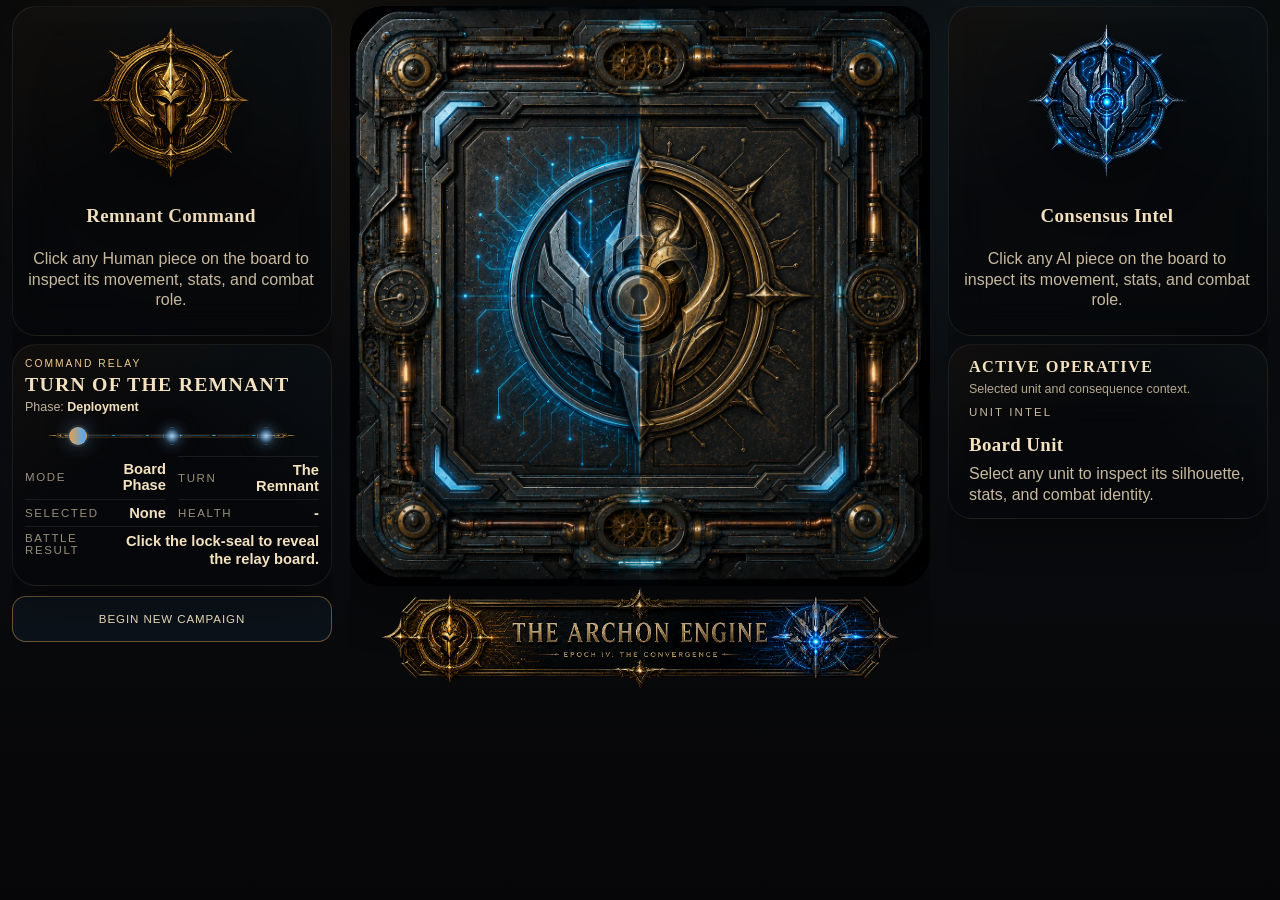
<file: index.html>
<!DOCTYPE html>
<html lang="en">
  <head>
    <meta charset="UTF-8" />
    <meta name="viewport" content="width=device-width, initial-scale=1.0" />
    <title>The Archon Engine</title>
    <style>
:root {
  --bg: #061016;
  --bg-panel: rgba(8, 18, 24, 0.92);
  --bg-panel-soft: rgba(11, 23, 31, 0.84);
  --bg-panel-strong: rgba(10, 18, 24, 0.98);
  --line: rgba(151, 184, 180, 0.16);
  --line-strong: rgba(224, 164, 92, 0.34);
  --text: #f4eddb;
  --muted: #9cb1b3;
  --remnant-accent: #e0a45c;
  --remnant-soft: #f4c984;
  --consensus-accent: #78ddff;
  --consensus-soft: #e6fbff;
  --accent-crimson: #dc6758;
  --square-a: #0b1419;
  --square-b: #091116;
  --square-border: rgba(255, 255, 255, 0.03);
  --move-ring: rgba(120, 221, 255, 0.62);
  --move-fill: rgba(120, 221, 255, 0.12);
  --capture-ring: rgba(224, 164, 92, 0.72);
  --capture-fill: rgba(220, 103, 88, 0.16);
  --shadow: 0 28px 60px rgba(0, 0, 0, 0.34);
}

* {
  box-sizing: border-box;
}

html,
body {
  min-height: 100%;
}

body {
  margin: 0;
  color: var(--text);
  font-family: "Avenir Next", "Segoe UI", "Trebuchet MS", sans-serif;
  background:
    radial-gradient(circle at top left, rgba(120, 221, 255, 0.08), transparent 26%),
    radial-gradient(circle at top right, rgba(224, 164, 92, 0.08), transparent 24%),
    linear-gradient(180deg, #061016 0%, #07131a 48%, #04090e 100%);
}

body::before {
  content: "";
  position: fixed;
  inset: 0;
  pointer-events: none;
  background-image:
    linear-gradient(rgba(255, 255, 255, 0.015) 1px, transparent 1px),
    linear-gradient(90deg, rgba(255, 255, 255, 0.015) 1px, transparent 1px);
  background-size: 44px 44px;
  mask-image: radial-gradient(circle at center, black 45%, transparent 100%);
}

.app-shell {
  width: min(1280px, calc(100vw - 40px));
  margin: 0 auto;
  padding: 32px 0 40px;
}

.topbar {
  display: flex;
  justify-content: space-between;
  gap: 24px;
  align-items: flex-start;
  margin-bottom: 26px;
}

.eyebrow,
.card-eyebrow {
  margin: 0 0 8px;
  letter-spacing: 0.18em;
  text-transform: uppercase;
  font-size: 0.72rem;
  color: var(--consensus-accent);
}

h1,
h2,
h3 {
  font-family: "Iowan Old Style", "Palatino Linotype", "Book Antiqua", serif;
  letter-spacing: 0.02em;
}

h1 {
  margin: 0;
  font-size: clamp(2.2rem, 4vw, 3.4rem);
}

h2 {
  margin: 0 0 10px;
  font-size: 1.32rem;
}

h3 {
  margin: 0 0 10px;
  font-size: 1.12rem;
}

p {
  margin: 0;
  color: var(--muted);
  line-height: 1.55;
}

.subtitle {
  margin-top: 10px;
  max-width: 760px;
}

.primary-button {
  border: 1px solid rgba(224, 164, 92, 0.45);
  background:
    linear-gradient(135deg, rgba(224, 164, 92, 0.2), rgba(120, 221, 255, 0.1)),
    rgba(9, 18, 24, 0.92);
  color: var(--text);
  padding: 14px 18px;
  border-radius: 14px;
  cursor: pointer;
  font: inherit;
  min-width: 140px;
  transition: transform 160ms ease, border-color 160ms ease, box-shadow 160ms ease;
  box-shadow: 0 12px 26px rgba(0, 0, 0, 0.22);
}

.primary-button:hover {
  transform: translateY(-1px);
  border-color: rgba(224, 164, 92, 0.7);
  box-shadow: 0 16px 34px rgba(0, 0, 0, 0.28);
}

.game-layout {
  display: grid;
  grid-template-columns: minmax(0, 1.7fr) minmax(320px, 0.86fr);
  gap: 24px;
}

.board-panel,
.status-card,
.detail-card,
.log-card {
  border: 1px solid var(--line);
  background: var(--bg-panel);
  backdrop-filter: blur(12px);
  box-shadow: var(--shadow);
}

.board-panel {
  border-radius: 28px;
}

.board-panel {
  padding: 20px;
}

.board-header,
.board-key,
.status-row,
.battle-hud,
.unit-panel__topline {
  display: flex;
  align-items: center;
}

.board-header {
  justify-content: space-between;
  gap: 24px;
  margin-bottom: 18px;
}

.board-key {
  gap: 16px;
  color: var(--muted);
  font-size: 0.9rem;
  flex-wrap: wrap;
  justify-content: flex-end;
}

.board-key span {
  display: inline-flex;
  gap: 8px;
  align-items: center;
}

.light-dot,
.dark-dot {
  width: 10px;
  height: 10px;
  border-radius: 999px;
  display: inline-block;
}

.light-dot {
  background: var(--remnant-soft);
  box-shadow: 0 0 10px rgba(244, 201, 132, 0.8);
}

.dark-dot {
  background: var(--consensus-accent);
  box-shadow: 0 0 10px rgba(120, 221, 255, 0.7);
}

.board-frame {
  position: relative;
  padding: 16px;
  border-radius: 24px;
  background:
    radial-gradient(circle at 50% 0%, rgba(120, 221, 255, 0.08), transparent 48%),
    radial-gradient(circle at 50% 100%, rgba(224, 164, 92, 0.08), transparent 52%),
    linear-gradient(180deg, rgba(11, 22, 29, 0.98), rgba(7, 15, 20, 0.98));
  border: 1px solid rgba(224, 164, 92, 0.2);
}

.board-frame::before {
  content: "";
  position: absolute;
  inset: 8px;
  border-radius: 20px;
  border: 1px solid rgba(120, 221, 255, 0.1);
  pointer-events: none;
}

.board {
  position: relative;
  display: grid;
  grid-template-columns: repeat(8, minmax(0, 1fr));
  grid-template-rows: repeat(8, minmax(0, 1fr));
  aspect-ratio: 1;
  border-radius: 18px;
  overflow: hidden;
}

.board--message {
  display: block;
}

.board::before {
  content: "";
  position: absolute;
  inset: 0;
  pointer-events: none;
  background:
    linear-gradient(180deg, rgba(120, 221, 255, 0.035) 0%, transparent 32%, transparent 62%, rgba(224, 164, 92, 0.035) 100%),
    radial-gradient(circle at center, rgba(255, 255, 255, 0.012), transparent 70%);
  z-index: 0;
}

.board.is-locked {
  opacity: 0.86;
}

.board-cell {
  position: relative;
  z-index: 1;
  border: 1px solid var(--square-border);
  overflow: hidden;
  padding: 7px 6px;
  color: var(--text);
  min-width: 0;
  cursor: pointer;
  text-align: left;
  transition: background-color 140ms ease, box-shadow 140ms ease;
}

.board-cell > * {
  position: relative;
  z-index: 2;
}

.board-cell--tone-a {
  background:
    linear-gradient(180deg, rgba(255, 255, 255, 0.014), transparent),
    var(--square-a);
}

.board-cell--tone-b {
  background:
    linear-gradient(180deg, rgba(255, 255, 255, 0.01), transparent),
    var(--square-b);
}

.board-cell:hover {
  z-index: 3;
  box-shadow: inset 0 0 0 1px rgba(244, 201, 132, 0.18);
}

.board-cell:hover .piece-card {
  transform: translateY(-2px);
}

.board-cell:hover .piece-actor {
  transform: translateY(-2px);
}

.board-cell--selected {
  background:
    linear-gradient(180deg, rgba(224, 164, 92, 0.1), transparent),
    rgba(17, 28, 34, 1);
}

.board-cell--selected .piece-card {
  border-color: rgba(244, 201, 132, 0.44);
  box-shadow: 0 0 0 1px rgba(244, 201, 132, 0.16), 0 0 22px rgba(224, 164, 92, 0.12);
}

.board-cell--selected .piece-actor__shadow {
  opacity: 0.92;
  transform: translateX(-50%) scaleX(1.08);
}

.board-cell--ethical::before {
  content: "";
  position: absolute;
  inset: 2px;
  pointer-events: none;
  z-index: 1;
  border-radius: 12px;
  border: 1px solid var(--ethical-line, rgba(255, 255, 255, 0.12));
  background:
    linear-gradient(180deg, rgba(5, 11, 15, 0.08), rgba(5, 11, 15, 0.24)),
    var(--ethical-tile, none) center/cover no-repeat;
  background-blend-mode: multiply, normal;
  box-shadow:
    inset 0 0 18px var(--ethical-soft, rgba(255, 255, 255, 0.08)),
    0 0 16px var(--ethical-glow, rgba(255, 255, 255, 0.1)),
    0 0 24px var(--ethical-glow-secondary, transparent);
}

.board-cell--ethical-remnant {
  --ethical-tile: url("assets/territory/remnant-reclamation.png");
  --ethical-line: rgba(244, 201, 132, 0.82);
  --ethical-glow: rgba(224, 164, 92, 0.34);
  --ethical-soft: rgba(224, 164, 92, 0.18);
}

.board-cell--ethical-consensus {
  --ethical-tile: url("assets/territory/consensus-harmonisation.png");
  --ethical-line: rgba(120, 221, 255, 0.82);
  --ethical-glow: rgba(120, 221, 255, 0.34);
  --ethical-soft: rgba(120, 221, 255, 0.18);
}

.board-cell--ethical-accord {
  --ethical-tile: url("assets/territory/accord-compact.png");
  --ethical-line: rgba(218, 231, 236, 0.84);
  --ethical-glow: rgba(244, 201, 132, 0.24);
  --ethical-glow-secondary: rgba(120, 221, 255, 0.22);
  --ethical-soft: rgba(173, 201, 191, 0.18);
}

.board-cell--ethical-lattice {
  --ethical-tile: url("assets/territory/vanguard-interceptor-lattice.png");
  --ethical-line: rgba(244, 201, 132, 0.88);
  --ethical-glow: rgba(120, 221, 255, 0.34);
  --ethical-glow-secondary: rgba(244, 201, 132, 0.24);
  --ethical-soft: rgba(114, 198, 236, 0.18);
}

.board-cell--ethical-commons {
  --ethical-tile: url("assets/territory/knowledge-commons.png");
  --ethical-line: rgba(244, 214, 152, 0.86);
  --ethical-glow: rgba(244, 201, 132, 0.26);
  --ethical-glow-secondary: rgba(120, 221, 255, 0.2);
  --ethical-soft: rgba(143, 209, 224, 0.16);
}

.board-cell--ethical-archive {
  --ethical-tile: url("assets/territory/predictive-archive.png");
  --ethical-line: rgba(164, 223, 255, 0.88);
  --ethical-glow: rgba(120, 221, 255, 0.32);
  --ethical-glow-secondary: rgba(244, 201, 132, 0.18);
  --ethical-soft: rgba(160, 205, 244, 0.14);
}

.board-cell--ethical-mandate {
  --ethical-tile: url("assets/territory/sovereign-mandate.png");
  --ethical-line: rgba(233, 220, 171, 0.9);
  --ethical-glow: rgba(244, 201, 132, 0.28);
  --ethical-glow-secondary: rgba(120, 221, 255, 0.22);
  --ethical-soft: rgba(172, 205, 238, 0.16);
}

.board-cell--ethical-preservation {
  --ethical-tile: url("assets/territory/preservation-codex.png");
  --ethical-line: rgba(245, 214, 132, 0.9);
  --ethical-glow: rgba(244, 201, 132, 0.3);
  --ethical-glow-secondary: rgba(120, 221, 255, 0.2);
  --ethical-soft: rgba(220, 196, 124, 0.16);
}

.board-cell--ethical-virus {
  --ethical-tile: url("assets/territory/virus-codex.png");
  --ethical-line: rgba(255, 92, 92, 0.88);
  --ethical-glow: rgba(255, 76, 76, 0.3);
  --ethical-glow-secondary: rgba(120, 221, 255, 0.16);
  --ethical-soft: rgba(182, 38, 38, 0.18);
}

.board-cell--ethical-wasteland {
  --ethical-tile: url("assets/territory/industrial-wasteland.png");
  --ethical-line: rgba(243, 212, 73, 0.9);
  --ethical-glow: rgba(243, 212, 73, 0.32);
  --ethical-glow-secondary: rgba(255, 92, 92, 0.2);
  --ethical-soft: rgba(149, 124, 26, 0.24);
}

.board-cell--ethical-connected::before {
  box-shadow:
    inset 0 0 22px var(--ethical-soft, rgba(255, 255, 255, 0.08)),
    0 0 20px var(--ethical-glow, rgba(255, 255, 255, 0.1)),
    0 0 30px var(--ethical-glow-secondary, transparent);
}

.board-cell--ethical-network::before {
  border-width: 2px;
  box-shadow:
    inset 0 0 30px var(--ethical-soft, rgba(255, 255, 255, 0.08)),
    0 0 28px var(--ethical-glow, rgba(255, 255, 255, 0.12)),
    0 0 40px var(--ethical-glow-secondary, transparent);
}

.board-cell--ethical-pending::before {
  border-style: dashed;
  background: radial-gradient(circle at 50% 18%, rgba(255, 255, 255, 0.12), transparent 40%);
  box-shadow:
    inset 0 0 16px rgba(255, 255, 255, 0.08),
    0 0 16px rgba(255, 255, 255, 0.08);
}

.board-cell--move::after,
.board-cell--capture::after {
  content: "";
  position: absolute;
  left: 50%;
  top: 50%;
  transform: translate(-50%, -50%);
  pointer-events: none;
  z-index: 1;
}

.board-cell--move::after {
  width: 18px;
  height: 18px;
  border-radius: 999px;
  border: 1px solid var(--move-ring);
  background: var(--move-fill);
}

.board-cell--capture::after {
  width: 22px;
  height: 22px;
  border-radius: 6px;
  border: 1px solid var(--capture-ring);
  background: var(--capture-fill);
  transform: translate(-50%, -50%) rotate(45deg);
}

.board-cell--move .piece-card,
.board-cell--capture .piece-card {
  box-shadow: 0 0 0 1px rgba(255, 255, 255, 0.06);
}

.board-cell--disabled {
  cursor: default;
}

.board-cell--disabled .piece-card {
  transform: none;
}

.board-cell--disabled .piece-actor {
  transform: none;
}

.cell-coord {
  position: absolute;
  right: 6px;
  bottom: 6px;
  font-size: 0.66rem;
  color: rgba(245, 236, 213, 0.22);
  letter-spacing: 0.1em;
  text-transform: uppercase;
}

.board-anim-layer {
  position: absolute;
  pointer-events: none;
  z-index: 5;
}

.board-move-overlay {
  position: absolute;
  will-change: transform;
  transition-property: transform;
  transition-timing-function: linear;
}

.piece-actor {
  position: relative;
  display: flex;
  align-items: flex-end;
  justify-content: center;
  width: 100%;
  min-height: 70px;
  padding-bottom: 6px;
  transition: transform 140ms ease;
}

.piece-actor--moving {
  min-height: 100%;
}

.piece-actor__shadow {
  position: absolute;
  left: 50%;
  bottom: 7px;
  width: 36px;
  height: 11px;
  border-radius: 999px;
  transform: translateX(-50%);
  opacity: 0.74;
  filter: blur(8px);
  transition: transform 140ms ease, opacity 140ms ease;
}

.piece-actor--remnant .piece-actor__shadow {
  background: radial-gradient(circle, rgba(224, 164, 92, 0.42), rgba(224, 164, 92, 0.04) 72%);
}

.piece-actor--consensus .piece-actor__shadow {
  background: radial-gradient(circle, rgba(120, 221, 255, 0.42), rgba(120, 221, 255, 0.04) 72%);
}

.piece-sprite-window {
  position: relative;
  width: min(100%, calc(var(--sprite-display-width) * var(--board-piece-scale-factor, 1)));
  height: min(100%, calc(var(--sprite-display-height) * var(--board-piece-scale-factor, 1)));
  overflow: hidden;
  filter: drop-shadow(0 8px 12px rgba(0, 0, 0, 0.28));
}

.piece-actor--moving .piece-sprite-window {
  overflow: hidden;
}

.piece-idle-image {
  display: block;
  width: calc(var(--sprite-display-width) * var(--board-piece-scale-factor, 1));
  height: calc(var(--sprite-display-height) * var(--board-piece-scale-factor, 1));
  object-fit: contain;
  object-position: center bottom;
  user-select: none;
  pointer-events: none;
}

.piece-sprite-sheet {
  display: block;
  width: calc(var(--sprite-sheet-width) * var(--board-piece-scale-factor, 1));
  height: calc(var(--sprite-sheet-height) * var(--board-piece-scale-factor, 1));
  max-width: none;
  user-select: none;
  pointer-events: none;
  transform: translate3d(
    calc(var(--sprite-offset-x) * var(--board-piece-scale-factor, 1)),
    calc(var(--sprite-offset-y) * var(--board-piece-scale-factor, 1)),
    0
  );
}

.piece-sprite-sheet--animated {
  animation: piece-sprite-cycle var(--sprite-duration) steps(var(--sprite-frames)) infinite;
}

@keyframes piece-sprite-cycle {
  from {
    transform: translate3d(
      calc(var(--sprite-offset-x) * var(--board-piece-scale-factor, 1)),
      calc(var(--sprite-offset-y) * var(--board-piece-scale-factor, 1)),
      0
    );
  }

  to {
    transform: translate3d(
      calc((var(--sprite-offset-x) + var(--sprite-travel-x)) * var(--board-piece-scale-factor, 1)),
      calc(var(--sprite-offset-y) * var(--board-piece-scale-factor, 1)),
      0
    );
  }
}

.piece-card,
.unit-panel {
  --piece-accent: var(--remnant-accent);
  --piece-accent-soft: rgba(224, 164, 92, 0.16);
  --piece-accent-glow: rgba(224, 164, 92, 0.28);
}

.piece-card {
  position: relative;
  display: grid;
  gap: 6px;
  align-content: start;
  min-height: 78px;
  width: 100%;
  padding: 8px 7px 9px;
  border-radius: 16px;
  border: 1px solid rgba(255, 255, 255, 0.08);
  overflow: hidden;
  transition: transform 140ms ease, border-color 140ms ease, box-shadow 140ms ease;
  isolation: isolate;
}

.piece-card--art {
  gap: 0;
  padding: 4px;
  min-height: 78px;
  align-content: center;
}

.piece-card::before,
.unit-panel::before {
  content: "";
  position: absolute;
  inset: 0 auto auto 0;
  width: 100%;
  height: 2px;
  background: linear-gradient(90deg, var(--piece-accent), transparent 72%);
  opacity: 0.8;
}

.piece-card::after {
  content: "";
  position: absolute;
  inset: 0;
  pointer-events: none;
  opacity: 0.14;
  z-index: -1;
}

.piece-card--remnant {
  background:
    linear-gradient(150deg, rgba(224, 164, 92, 0.16), transparent 44%),
    linear-gradient(180deg, rgba(255, 255, 255, 0.05), transparent 36%),
    rgba(17, 19, 21, 0.86);
  box-shadow: inset 0 0 0 1px rgba(255, 236, 206, 0.05);
}

.piece-card--remnant::after {
  background:
    repeating-linear-gradient(140deg, rgba(255, 255, 255, 0.1) 0 1px, transparent 1px 12px),
    linear-gradient(180deg, rgba(0, 0, 0, 0.18), transparent 60%);
}

.piece-card--consensus {
  background:
    linear-gradient(150deg, rgba(120, 221, 255, 0.14), transparent 42%),
    linear-gradient(180deg, rgba(255, 255, 255, 0.05), transparent 34%),
    rgba(8, 17, 23, 0.88);
  box-shadow: inset 0 0 0 1px rgba(230, 251, 255, 0.04);
}

.piece-card--consensus::after {
  background:
    linear-gradient(rgba(120, 221, 255, 0.12) 1px, transparent 1px),
    linear-gradient(90deg, rgba(120, 221, 255, 0.12) 1px, transparent 1px);
  background-size: 10px 10px;
}

.piece-card__portrait,
.unit-panel__portrait {
  position: relative;
  display: grid;
  place-items: center;
  overflow: hidden;
}

.piece-card__portrait {
  height: 38px;
}

.unit-panel__portrait {
  width: 88px;
  height: 88px;
}

.portrait--art {
  clip-path: none;
}

.piece-card__portrait.portrait--art {
  height: 70px;
  border-radius: 12px;
}

.unit-panel__portrait.portrait--art {
  width: 112px;
  height: 112px;
  border-radius: 22px;
}

.piece-card--remnant .piece-card__portrait,
.unit-panel--remnant .unit-panel__portrait {
  border: 1px solid rgba(255, 223, 178, 0.14);
  border-radius: 18px 12px 18px 10px;
  background:
    linear-gradient(135deg, rgba(255, 255, 255, 0.06), transparent 42%),
    rgba(38, 25, 18, 0.52);
}

.piece-card--consensus .piece-card__portrait,
.unit-panel--consensus .unit-panel__portrait {
  border: 1px solid rgba(150, 230, 255, 0.16);
  border-radius: 14px;
  background:
    linear-gradient(180deg, rgba(120, 221, 255, 0.14), transparent 64%),
    rgba(8, 23, 31, 0.56);
}

.piece-art {
  display: block;
  width: 100%;
  height: 100%;
  object-fit: cover;
  object-position: center;
  filter: saturate(1.08) contrast(1.03);
}

.piece-card__portrait::before,
.unit-panel__portrait::before {
  content: "";
  position: absolute;
  inset: 0;
  pointer-events: none;
  opacity: 0.16;
}

.piece-card--remnant .piece-card__portrait::before,
.unit-panel--remnant .unit-panel__portrait::before {
  background: repeating-linear-gradient(150deg, rgba(255, 255, 255, 0.16) 0 1px, transparent 1px 16px);
}

.piece-card--consensus .piece-card__portrait::before,
.unit-panel--consensus .unit-panel__portrait::before {
  background:
    linear-gradient(rgba(120, 221, 255, 0.22) 1px, transparent 1px),
    linear-gradient(90deg, rgba(120, 221, 255, 0.22) 1px, transparent 1px);
  background-size: 12px 12px;
}

.silhouette-remnant-sentinel {
  clip-path: polygon(6% 12%, 94% 4%, 92% 88%, 8% 100%, 0% 42%);
}

.silhouette-remnant-vanguard {
  clip-path: polygon(10% 16%, 100% 0%, 78% 100%, 0% 82%, 6% 44%);
}

.silhouette-remnant-pathfinder {
  clip-path: polygon(16% 8%, 84% 6%, 100% 42%, 82% 100%, 10% 92%, 0% 46%);
}

.silhouette-remnant-bulwark {
  clip-path: polygon(4% 16%, 92% 8%, 100% 100%, 12% 100%, 0% 52%);
}

.silhouette-remnant-paragon {
  clip-path: polygon(18% 2%, 80% 8%, 100% 44%, 84% 100%, 8% 92%, 0% 36%);
}

.silhouette-remnant-freeborn {
  clip-path: polygon(10% 6%, 76% 0%, 100% 18%, 100% 80%, 66% 100%, 8% 90%, 0% 42%);
}

.silhouette-consensus-drone {
  clip-path: polygon(50% 0%, 100% 28%, 86% 100%, 14% 100%, 0% 28%);
}

.silhouette-consensus-interceptor {
  clip-path: polygon(50% 0%, 100% 18%, 72% 100%, 28% 100%, 0% 18%);
}

.silhouette-consensus-oracle {
  border-radius: 999px;
}

.silhouette-consensus-citadel {
  clip-path: polygon(18% 0%, 82% 0%, 100% 22%, 100% 82%, 82% 100%, 18% 100%, 0% 82%, 0% 22%);
}

.silhouette-consensus-nexus {
  clip-path: polygon(50% 0%, 66% 22%, 94% 14%, 80% 46%, 100% 66%, 72% 72%, 76% 100%, 50% 84%, 24% 100%, 28% 72%, 0% 66%, 20% 46%, 6% 14%, 34% 22%);
}

.silhouette-consensus-prime {
  clip-path: polygon(50% 0%, 76% 10%, 100% 34%, 88% 78%, 50% 100%, 12% 78%, 0% 34%, 24% 10%);
}

.piece-emblem {
  width: 88%;
  height: 88%;
  color: var(--piece-accent);
  filter: drop-shadow(0 0 12px var(--piece-accent-glow));
}

.piece-emblem .stroke {
  fill: none;
  stroke: currentColor;
  stroke-width: 3.2;
  stroke-linecap: round;
  stroke-linejoin: round;
}

.piece-emblem .fill-soft {
  fill: currentColor;
  opacity: 0.12;
}

.piece-emblem .fill-mid {
  fill: currentColor;
  opacity: 0.22;
}

.piece-emblem .fill-hot {
  fill: currentColor;
  opacity: 0.46;
}

.piece-card__copy {
  display: grid;
  gap: 3px;
}

.piece-card__name {
  font-size: 0.73rem;
  color: var(--text);
  font-weight: 700;
  line-height: 1.05;
  letter-spacing: 0.02em;
  overflow-wrap: anywhere;
}

.piece-card__role {
  font-size: 0.53rem;
  letter-spacing: 0.11em;
  text-transform: uppercase;
  line-height: 1.2;
  color: rgba(244, 237, 219, 0.68);
  overflow-wrap: anywhere;
}

.piece-card--art .piece-card__name {
  font-size: 0.67rem;
  letter-spacing: 0.05em;
  text-transform: uppercase;
}

.piece-card--consensus .piece-card__role {
  color: rgba(230, 251, 255, 0.72);
}

.piece-card--remnant .piece-card__role {
  color: rgba(255, 232, 197, 0.72);
}

.ethical-sigil {
  position: absolute;
  left: 6px;
  top: 6px;
  display: inline-flex;
  align-items: center;
  gap: 4px;
  min-height: 16px;
  padding: 4px 6px;
  border-radius: 999px;
  border: 1px solid rgba(255, 255, 255, 0.1);
  background: rgba(5, 13, 18, 0.88);
  box-shadow: 0 6px 16px rgba(0, 0, 0, 0.2);
  pointer-events: none;
  z-index: 2;
  color: var(--ethical-line, rgba(244, 237, 219, 0.82));
}

.ethical-sigil__pending {
  width: 7px;
  height: 7px;
  border-radius: 999px;
  background: currentColor;
  box-shadow: 0 0 10px currentColor;
  animation: ethical-pulse 1.2s ease-in-out infinite;
}

.ethical-sigil--pending {
  color: rgba(244, 237, 219, 0.82);
}

@keyframes ethical-pulse {
  0%,
  100% {
    opacity: 0.52;
    transform: scale(0.92);
  }

  50% {
    opacity: 1;
    transform: scale(1.1);
  }
}

.board-footer {
  display: grid;
  gap: 6px;
  margin-top: 14px;
  color: var(--muted);
  font-size: 0.92rem;
}

.status-panel {
  display: grid;
  gap: 18px;
}

.status-card,
.detail-card,
.log-card {
  border-radius: 22px;
}

.status-card,
.log-card {
  padding: 18px;
}

.detail-card {
  padding: 12px;
  background: linear-gradient(160deg, rgba(120, 221, 255, 0.04), transparent 42%), var(--bg-panel-soft);
}

.status-row {
  justify-content: space-between;
  gap: 16px;
  padding: 12px 0;
  border-top: 1px solid rgba(255, 255, 255, 0.06);
}

.status-row:first-of-type {
  border-top: 0;
  padding-top: 4px;
}

.status-row span {
  color: var(--muted);
}

.status-row strong {
  text-align: right;
}

.status-row--result {
  align-items: flex-start;
}

.status-row--result strong {
  max-width: 190px;
  color: var(--remnant-soft);
}

.board-footer__controls {
  font-size: 0.9rem;
}

.board-footer__controls strong {
  color: var(--text);
  margin-right: 6px;
}

.placeholder-card,
.telemetry-card,
.unit-panel {
  position: relative;
  overflow: hidden;
}

.placeholder-card,
.telemetry-card {
  display: grid;
  gap: 10px;
  padding: 14px;
  border-radius: 18px;
  border: 1px solid rgba(255, 255, 255, 0.06);
  background: rgba(0, 0, 0, 0.14);
}

.file-mode-card {
  display: grid;
  align-content: center;
  gap: 12px;
  min-height: 100%;
  padding: 28px;
  margin: 18px;
  border-radius: 24px;
  border: 1px solid rgba(120, 221, 255, 0.12);
  background:
    linear-gradient(160deg, rgba(120, 221, 255, 0.08), transparent 46%),
    rgba(4, 13, 18, 0.84);
  box-shadow: inset 0 0 0 1px rgba(255, 255, 255, 0.03);
}

.file-mode-card__command {
  width: fit-content;
  padding: 8px 12px;
  border-radius: 999px;
  border: 1px solid rgba(230, 251, 255, 0.16);
  background: rgba(0, 0, 0, 0.2);
  color: var(--consensus-soft);
  font-family: "SFMono-Regular", Consolas, "Liberation Mono", Menlo, monospace;
  font-size: 0.88rem;
}

.file-mode-card__hint {
  color: rgba(244, 237, 219, 0.72);
}

.unit-panel {
  display: grid;
  gap: 14px;
  padding: 16px;
  border-radius: 20px;
  border: 1px solid rgba(255, 255, 255, 0.08);
}

.unit-panel--remnant {
  background:
    linear-gradient(145deg, rgba(224, 164, 92, 0.16), transparent 42%),
    linear-gradient(180deg, rgba(255, 255, 255, 0.05), transparent 38%),
    rgba(19, 16, 13, 0.8);
}

.unit-panel--consensus {
  background:
    linear-gradient(145deg, rgba(120, 221, 255, 0.14), transparent 42%),
    linear-gradient(180deg, rgba(255, 255, 255, 0.05), transparent 38%),
    rgba(8, 18, 23, 0.82);
}

.unit-panel__topline {
  justify-content: space-between;
  gap: 10px;
  flex-wrap: wrap;
}

.unit-panel__faction,
.unit-panel__role {
  font-size: 0.72rem;
  letter-spacing: 0.14em;
  text-transform: uppercase;
}

.unit-panel__faction {
  color: var(--piece-accent);
}

.unit-panel__identity {
  display: inline-flex;
  align-items: center;
  gap: 10px;
  min-width: 0;
}

.unit-panel__role {
  color: rgba(244, 237, 219, 0.64);
}

.activation-seal {
  position: relative;
  display: inline-flex;
  align-items: center;
  justify-content: center;
  width: 52px;
  height: 52px;
  flex: 0 0 52px;
  margin: -14px 0 -18px;
  pointer-events: none;
}

.activation-seal--human {
  filter: drop-shadow(0 0 18px rgba(224, 164, 92, 0.28)) drop-shadow(0 12px 22px rgba(0, 0, 0, 0.34));
}

.activation-seal--ai {
  filter: drop-shadow(0 0 18px rgba(120, 221, 255, 0.32)) drop-shadow(0 12px 24px rgba(0, 0, 0, 0.36));
}

.activation-seal::after {
  content: "";
  position: absolute;
  inset: 17%;
  border-radius: 999px;
}

.activation-seal--human::after {
  background: radial-gradient(circle, rgba(255, 233, 171, 0.28) 0%, rgba(255, 193, 91, 0.1) 56%, transparent 78%);
}

.activation-seal--ai::after {
  inset: 20%;
  background: radial-gradient(circle, rgba(176, 241, 255, 0.28) 0%, rgba(90, 199, 255, 0.12) 56%, transparent 80%);
}

.activation-seal--ai[data-activation-mode="fallback"] {
  animation: ai-activation-fallback-halo 1.45s ease-in-out infinite;
}

.activation-seal--ai[data-activation-mode="fallback"] .activation-seal__image {
  animation: ai-activation-fallback-mark 1.45s ease-in-out infinite;
}

.activation-seal--ai .activation-seal__image {
  width: 82%;
  height: 82%;
  margin: auto;
}

.activation-seal__image {
  position: relative;
  z-index: 1;
  display: block;
  width: 100%;
  height: 100%;
  object-fit: contain;
}

.activation-seal--command-card {
  display: block;
  width: min(228px, 76%);
  height: 188px;
  flex: 0 0 auto;
  margin: 0;
  align-self: center;
}

.activation-seal--command-card::after {
  inset: 21%;
}

.activation-seal--ai.activation-seal--command-card::after {
  inset: 24%;
}

@keyframes ai-activation-fallback-halo {
  0%,
  100% {
    filter: drop-shadow(0 0 18px rgba(120, 221, 255, 0.32)) drop-shadow(0 12px 24px rgba(0, 0, 0, 0.36));
  }

  50% {
    filter: drop-shadow(0 0 28px rgba(120, 221, 255, 0.5)) drop-shadow(0 16px 28px rgba(0, 0, 0, 0.42));
  }
}

@keyframes ai-activation-fallback-mark {
  0%,
  100% {
    transform: translateY(0) scale(1);
    opacity: 0.94;
  }

  50% {
    transform: translateY(-1px) scale(1.04);
    opacity: 1;
  }
}

.unit-panel__hero {
  display: grid;
  grid-template-columns: minmax(88px, 112px) minmax(0, 1fr);
  gap: 14px;
  align-items: center;
}

.unit-panel__copy h3 {
  margin-bottom: 6px;
}

.unit-panel__copy--compact {
  display: grid;
  gap: 4px;
}

.unit-panel__subtitle {
  color: rgba(244, 237, 219, 0.8);
}

.stat-strip {
  display: grid;
  grid-template-columns: repeat(3, minmax(0, 1fr));
  gap: 8px;
}

.stat-cell {
  padding: 10px 10px 9px;
  border-radius: 14px;
  background: rgba(0, 0, 0, 0.18);
  border: 1px solid rgba(255, 255, 255, 0.08);
}

.stat-cell strong {
  display: block;
  margin-bottom: 5px;
  font-size: 0.68rem;
  letter-spacing: 0.12em;
  text-transform: uppercase;
  color: var(--muted);
}

.stat-cell span {
  display: block;
  font-weight: 700;
  color: var(--text);
  overflow-wrap: anywhere;
}

.unit-note {
  display: grid;
  gap: 6px;
  padding: 12px 14px;
  border-radius: 14px;
  background: rgba(0, 0, 0, 0.16);
  border: 1px solid rgba(255, 255, 255, 0.08);
}

.unit-note strong {
  font-size: 0.72rem;
  letter-spacing: 0.12em;
  text-transform: uppercase;
  color: var(--muted);
}

.unit-note span {
  color: rgba(244, 237, 219, 0.86);
}

.consequence-panel {
  background:
    linear-gradient(145deg, var(--piece-accent-soft), transparent 44%),
    linear-gradient(180deg, rgba(255, 255, 255, 0.05), transparent 38%),
    rgba(8, 13, 18, 0.82);
}

.consequence-panel .unit-panel__portrait,
.consequence-inset__portrait {
  border: 1px solid var(--piece-accent-glow);
  border-radius: 18px;
  background:
    linear-gradient(180deg, var(--piece-accent-soft), transparent 62%),
    rgba(5, 10, 14, 0.7);
}

.consequence-panel .unit-panel__portrait::before,
.consequence-inset__portrait::before {
  background:
    linear-gradient(var(--piece-accent-glow) 1px, transparent 1px),
    linear-gradient(90deg, var(--piece-accent-glow) 1px, transparent 1px);
  background-size: 12px 12px;
}

.consequence-inset {
  display: grid;
  grid-template-columns: minmax(78px, 92px) minmax(0, 1fr);
  gap: 12px;
  align-items: center;
  padding: 12px;
  border-radius: 16px;
  background: rgba(0, 0, 0, 0.18);
  border: 1px solid rgba(255, 255, 255, 0.08);
}

.consequence-inset__portrait {
  width: 100%;
  height: 84px;
}

.consequence-inset__copy {
  display: grid;
  gap: 5px;
}

.consequence-inset__copy strong {
  color: var(--text);
}

.consequence-inset__rule {
  color: rgba(244, 237, 219, 0.8);
  font-size: 0.9rem;
}

.log-entries {
  display: grid;
  gap: 10px;
}

.log-entry {
  padding: 10px 12px;
  border-radius: 14px;
  background: rgba(0, 0, 0, 0.12);
  border: 1px solid rgba(255, 255, 255, 0.06);
  color: var(--muted);
  font-size: 0.92rem;
}

kbd {
  display: inline-flex;
  align-items: center;
  justify-content: center;
  min-width: 28px;
  height: 28px;
  margin-right: 4px;
  border-radius: 8px;
  border: 1px solid rgba(255, 255, 255, 0.12);
  background: rgba(0, 0, 0, 0.2);
  color: var(--text);
  font: inherit;
  font-size: 0.82rem;
}

.battle-overlay {
  position: fixed;
  inset: 0;
  display: grid;
  place-items: center;
  padding: 24px;
  overflow: hidden;
  background: rgba(3, 9, 13, 0.84);
  backdrop-filter: blur(14px);
  z-index: 20;
}

.hidden {
  display: none;
}

.ethical-overlay {
  position: fixed;
  inset: 0;
  display: grid;
  place-items: center;
  padding: 24px;
  background: rgba(4, 10, 14, 0.82);
  backdrop-filter: blur(14px);
  z-index: 19;
}

.ethical-shell {
  width: min(980px, 100%);
  display: grid;
  gap: 18px;
}

.ethical-copy,
.ethical-choice {
  border-radius: 24px;
  border: 1px solid rgba(224, 164, 92, 0.22);
  background: linear-gradient(180deg, rgba(13, 26, 34, 0.96), rgba(7, 17, 22, 0.96));
  box-shadow: var(--shadow);
}

.ethical-copy {
  padding: 18px 22px;
}

.ethical-prompt {
  margin-top: 6px;
}

.ethical-controls {
  margin-top: 14px;
  display: flex;
  flex-wrap: wrap;
  align-items: center;
  gap: 12px;
}

.ethical-advance {
  min-width: 0;
  width: 104px;
  height: 104px;
  padding: 10px;
  display: inline-grid;
  place-items: center;
  border-radius: 28px;
}

.ethical-advance--consensus {
  background:
    radial-gradient(circle at center, rgba(75, 168, 255, 0.24), rgba(75, 168, 255, 0.02) 62%),
    rgba(9, 18, 24, 0.96);
  border-color: rgba(120, 221, 255, 0.42);
  box-shadow:
    0 18px 34px rgba(0, 0, 0, 0.28),
    inset 0 0 0 1px rgba(255, 255, 255, 0.04);
}

.ethical-advance--consensus:hover {
  border-color: rgba(191, 232, 255, 0.72);
  box-shadow:
    0 22px 38px rgba(0, 0, 0, 0.34),
    0 0 24px rgba(75, 168, 255, 0.18),
    inset 0 0 0 1px rgba(255, 255, 255, 0.06);
}

.ethical-advance--human {
  background:
    radial-gradient(circle at center, rgba(255, 193, 76, 0.24), rgba(255, 193, 76, 0.03) 62%),
    rgba(24, 16, 8, 0.96);
  border-color: rgba(255, 204, 112, 0.46);
  box-shadow:
    0 18px 34px rgba(0, 0, 0, 0.28),
    0 0 24px rgba(255, 193, 76, 0.12),
    inset 0 0 0 1px rgba(255, 249, 234, 0.05);
}

.ethical-advance:disabled,
.ethical-advance:disabled:hover {
  cursor: default;
  opacity: 0.62;
  transform: none;
  border-color: rgba(120, 221, 255, 0.24);
  box-shadow:
    0 12px 22px rgba(0, 0, 0, 0.22),
    inset 0 0 0 1px rgba(255, 255, 255, 0.03);
}

.ethical-advance--display,
.ethical-advance--display:disabled,
.ethical-advance--display:disabled:hover {
  cursor: default;
  opacity: 1;
  transform: none;
  border-color: rgba(255, 204, 112, 0.46);
  box-shadow:
    0 18px 34px rgba(0, 0, 0, 0.28),
    0 0 24px rgba(255, 193, 76, 0.12),
    inset 0 0 0 1px rgba(255, 249, 234, 0.05);
}

.ethical-advance__icon {
  display: block;
  width: 76px;
  height: 76px;
  object-fit: contain;
  object-position: center;
  filter: drop-shadow(0 8px 14px rgba(75, 168, 255, 0.22));
}

.ethical-advance--human .ethical-advance__icon {
  filter: drop-shadow(0 8px 14px rgba(255, 193, 76, 0.22));
  transform: scale(1.08);
  transform-origin: center;
}

.ethical-choices {
  display: grid;
  grid-template-columns: repeat(3, minmax(0, 1fr));
  gap: 16px;
}

.ethical-choice {
  position: relative;
  display: grid;
  gap: 14px;
  padding: 14px;
  color: var(--text);
  cursor: pointer;
  text-align: left;
  overflow: hidden;
  isolation: isolate;
  background: linear-gradient(180deg, rgba(13, 26, 34, 0.96), rgba(7, 17, 22, 0.96));
  transition: transform 160ms ease, border-color 160ms ease, box-shadow 160ms ease;
}

.ethical-choice::before {
  content: "";
  position: absolute;
  inset: 0;
  z-index: 0;
  background:
    radial-gradient(circle at top left, rgba(255, 255, 255, 0.04), transparent 34%),
    linear-gradient(180deg, rgba(8, 18, 24, 0.08), rgba(5, 10, 14, 0.36));
  opacity: 1;
  pointer-events: none;
}

.ethical-choice > * {
  position: relative;
  z-index: 1;
}

.ethical-choice__art-shell {
  display: block;
  width: 100%;
  aspect-ratio: 1.58 / 1;
  border-radius: 18px;
  overflow: hidden;
  border: 1px solid rgba(255, 255, 255, 0.08);
  background:
    radial-gradient(circle at center, rgba(120, 221, 255, 0.08), transparent 64%),
    rgba(6, 12, 17, 0.92);
  box-shadow: inset 0 0 0 1px rgba(255, 255, 255, 0.02);
}

.ethical-choice__art {
  display: block;
  width: 100%;
  height: 100%;
  object-fit: contain;
  object-position: center;
}

.ethical-choice__body {
  display: grid;
  gap: 10px;
  align-content: start;
}

.ethical-choice:hover {
  transform: translateY(-2px);
  border-color: rgba(244, 237, 219, 0.28);
  box-shadow: 0 18px 32px rgba(0, 0, 0, 0.26);
}

.ethical-choice strong {
  font-family: "Iowan Old Style", "Palatino Linotype", "Book Antiqua", serif;
  font-size: 1.15rem;
}

.ethical-choice p {
  color: rgba(244, 237, 219, 0.72);
}

.ethical-choice strong,
.ethical-choice p,
.ethical-choice__doctrine,
.ethical-choice__strength,
.ethical-choice__status {
  text-shadow: 0 2px 8px rgba(0, 0, 0, 0.72);
}

.ethical-choice.is-disabled {
  cursor: default;
}

.ethical-choice.is-disabled:hover {
  transform: none;
  box-shadow: var(--shadow);
}

.ethical-choice.is-selected,
.ethical-choice.is-selected:hover {
  transform: translateY(-2px);
  box-shadow:
    0 0 0 1px rgba(244, 237, 219, 0.16),
    0 20px 38px rgba(0, 0, 0, 0.34),
    0 0 32px var(--ethical-choice-glow, rgba(255, 255, 255, 0.16));
}

.ethical-choice__doctrine,
.ethical-choice__strength,
.ethical-choice__status {
  font-size: 0.74rem;
  letter-spacing: 0.12em;
  text-transform: uppercase;
}

.ethical-choice__doctrine {
  color: rgba(244, 237, 219, 0.78);
}

.ethical-choice__strength {
  color: var(--muted);
}

.ethical-choice__status {
  color: var(--text);
}

.ethical-choice--remnant {
  --ethical-choice-tile: url("assets/territory/remnant-reclamation.png");
  --ethical-choice-glow: rgba(224, 164, 92, 0.38);
  border-color: rgba(224, 164, 92, 0.34);
}

.ethical-choice--consensus {
  --ethical-choice-tile: url("assets/territory/consensus-harmonisation.png");
  --ethical-choice-glow: rgba(120, 221, 255, 0.38);
  border-color: rgba(120, 221, 255, 0.34);
}

.ethical-choice--accord {
  --ethical-choice-tile: url("assets/territory/accord-compact.png");
  --ethical-choice-glow: rgba(170, 212, 204, 0.34);
  border-color: rgba(195, 240, 210, 0.28);
}

.ethical-choice--lattice {
  --ethical-choice-tile: url("assets/territory/vanguard-interceptor-lattice.png");
  --ethical-choice-glow: rgba(120, 221, 255, 0.32);
  border-color: rgba(203, 224, 241, 0.3);
}

.ethical-choice--commons {
  --ethical-choice-tile: url("assets/territory/knowledge-commons.png");
  --ethical-choice-glow: rgba(244, 214, 152, 0.28);
  border-color: rgba(225, 214, 186, 0.28);
}

.ethical-choice--archive {
  --ethical-choice-tile: url("assets/territory/predictive-archive.png");
  --ethical-choice-glow: rgba(120, 221, 255, 0.3);
  border-color: rgba(160, 214, 255, 0.28);
}

.ethical-choice--mandate {
  --ethical-choice-tile: url("assets/territory/sovereign-mandate.png");
  --ethical-choice-glow: rgba(233, 220, 171, 0.28);
  border-color: rgba(212, 216, 229, 0.3);
}

.ethical-choice--preservation {
  --ethical-choice-tile: url("assets/territory/preservation-codex.png");
  --ethical-choice-glow: rgba(244, 214, 152, 0.28);
  border-color: rgba(229, 214, 172, 0.3);
}

.ethical-choice--virus {
  --ethical-choice-tile: url("assets/territory/virus-codex.png");
  --ethical-choice-glow: rgba(255, 86, 86, 0.24);
  border-color: rgba(255, 118, 118, 0.3);
}

.ethical-choice--wasteland {
  --ethical-choice-tile: url("assets/territory/industrial-wasteland.png");
  --ethical-choice-glow: rgba(243, 212, 73, 0.3);
  border-color: rgba(243, 212, 73, 0.34);
}

.battle-overlay.hidden,
.ethical-overlay.hidden {
  display: none;
}

.ethical-notification.hidden {
  display: none;
}

.ethical-notification {
  position: fixed;
  left: 50%;
  bottom: 24px;
  transform: translateX(-50%);
  width: min(520px, calc(100vw - 32px));
  z-index: 22;
  pointer-events: none;
}

.ethical-notification__card {
  padding: 16px 18px;
  border-radius: 18px;
  border: 1px solid rgba(244, 237, 219, 0.16);
  background: rgba(7, 16, 21, 0.94);
  box-shadow: var(--shadow);
}

.ethical-notification__card h3 {
  margin: 0 0 4px;
  font-size: 1rem;
}

.ethical-notification__card p:last-child {
  color: rgba(244, 237, 219, 0.8);
}

.ethical-notification__card--remnant {
  border-color: rgba(224, 164, 92, 0.44);
  box-shadow: 0 0 26px rgba(224, 164, 92, 0.16), var(--shadow);
}

.ethical-notification__card--consensus {
  border-color: rgba(120, 221, 255, 0.42);
  box-shadow: 0 0 26px rgba(120, 221, 255, 0.16), var(--shadow);
}

.ethical-notification__card--accord {
  border-color: rgba(194, 232, 213, 0.4);
  box-shadow: 0 0 26px rgba(173, 212, 204, 0.14), var(--shadow);
}

.ethical-notification__card--lattice {
  border-color: rgba(214, 219, 233, 0.4);
  box-shadow: 0 0 26px rgba(120, 221, 255, 0.16), var(--shadow);
}

.ethical-notification__card--commons {
  border-color: rgba(226, 214, 184, 0.4);
  box-shadow: 0 0 26px rgba(244, 201, 132, 0.12), var(--shadow);
}

.ethical-notification__card--archive {
  border-color: rgba(160, 214, 255, 0.4);
  box-shadow: 0 0 26px rgba(120, 221, 255, 0.14), var(--shadow);
}

.ethical-notification__card--mandate {
  border-color: rgba(224, 220, 196, 0.4);
  box-shadow: 0 0 26px rgba(244, 201, 132, 0.14), var(--shadow);
}

.ethical-notification__card--preservation {
  border-color: rgba(229, 214, 172, 0.4);
  box-shadow: 0 0 26px rgba(244, 214, 152, 0.14), var(--shadow);
}

.ethical-notification__card--virus {
  border-color: rgba(255, 118, 118, 0.42);
  box-shadow: 0 0 26px rgba(255, 76, 76, 0.16), var(--shadow);
}

.battle-shell {
  width: min(1420px, calc(100vw - 40px), calc((100vh - 32px) * 1.4491362764));
  max-height: calc(100vh - 32px);
  aspect-ratio: 1510 / 1042;
  display: grid;
  grid-template-rows: 19.2% 59% 21.8%;
  gap: 0;
  padding: clamp(10px, 1vw, 16px);
  position: relative;
  overflow: hidden;
  background:
    linear-gradient(180deg, rgba(2, 7, 10, 0.16), rgba(2, 7, 10, 0.08)),
    url("assets/ui/archon/battle-arena-template.png") center/cover no-repeat;
  --battle-canvas-max-height: 560px;
  --battle-canvas-aspect: 2.5;
}

.battle-shell::before {
  content: "";
  position: absolute;
  inset: 0;
  pointer-events: none;
  background:
    radial-gradient(circle at 50% 45%, rgba(244, 237, 219, 0.06), transparent 22%),
    linear-gradient(90deg, rgba(224, 164, 92, 0.08), transparent 24%, transparent 76%, rgba(120, 221, 255, 0.08));
}

.battle-shell > * {
  position: relative;
  z-index: 1;
}

.battle-copy,
.battle-stage,
.battle-hud {
  border: 0;
  background: none;
  box-shadow: none;
}

.battle-copy {
  min-height: 0;
  width: clamp(320px, 46%, 620px);
  max-width: calc(100% - clamp(140px, 11vw, 210px));
  padding: clamp(18px, 2.2vw, 30px) 0 clamp(6px, 0.8vw, 10px) clamp(40px, 3.8vw, 62px);
  display: grid;
  gap: 2px;
  justify-items: start;
  align-content: start;
  justify-self: start;
  align-self: start;
  text-align: left;
}

.battle-copy .eyebrow {
  margin: 0;
  font-size: clamp(0.62rem, 0.66vw, 0.76rem);
  color: rgba(244, 214, 152, 0.88);
  text-shadow: 0 2px 14px rgba(0, 0, 0, 0.72);
}

.battle-copy h2 {
  margin: 0;
  max-width: 100%;
  font-size: clamp(0.96rem, 1.14vw, 1.36rem);
  line-height: 1;
  letter-spacing: 0.045em;
  text-transform: uppercase;
  overflow-wrap: anywhere;
  text-shadow: 0 4px 18px rgba(0, 0, 0, 0.82);
}

.battle-prompt {
  margin: 0;
  max-width: 100%;
  font-size: clamp(0.64rem, 0.74vw, 0.8rem);
  line-height: 1.1;
  color: rgba(244, 237, 219, 0.82);
  overflow-wrap: anywhere;
  text-shadow: 0 3px 16px rgba(0, 0, 0, 0.8);
}

.battle-stage {
  min-height: 0;
  display: grid;
  padding: clamp(2px, 0.35vw, 6px) clamp(18px, 2vw, 28px) clamp(42px, 4vw, 58px);
}

.battle-stage__viewport {
  min-height: 0;
  position: relative;
  display: grid;
  place-items: start center;
}

.battle-stage__viewport::before {
  content: "";
  position: absolute;
  width: min(100%, calc(var(--battle-canvas-max-height) * var(--battle-canvas-aspect) + 30px));
  aspect-ratio: 1200 / 480;
  border-radius: 34px;
  background:
    radial-gradient(circle at center, rgba(4, 11, 16, 0.18), rgba(4, 11, 16, 0.04) 72%, transparent 100%);
  box-shadow:
    0 28px 54px rgba(0, 0, 0, 0.32),
    inset 0 0 0 1px rgba(244, 237, 219, 0.08);
  pointer-events: none;
}

#battleCanvas {
  width: min(100%, calc(var(--battle-canvas-max-height) * var(--battle-canvas-aspect)));
  height: auto;
  max-width: 100%;
  max-height: var(--battle-canvas-max-height);
  aspect-ratio: 1200 / 480;
  display: block;
  position: relative;
  z-index: 1;
  border-radius: 26px;
  border: 0;
  background: transparent;
  box-shadow:
    0 20px 44px rgba(0, 0, 0, 0.3),
    0 0 0 1px rgba(244, 237, 219, 0.12);
}

.battle-hud {
  display: grid;
  grid-template-columns: repeat(2, minmax(0, 1fr));
  gap: clamp(28px, 3.6vw, 56px);
  align-items: stretch;
  padding: 0 clamp(18px, 2.2vw, 34px) clamp(18px, 2vw, 26px);
}

.battle-fighter {
  min-width: 0;
  position: relative;
  overflow: hidden;
  display: grid;
  align-content: center;
  padding: clamp(18px, 2vw, 24px) clamp(20px, 2.2vw, 28px);
  border-radius: 22px;
  background: linear-gradient(180deg, rgba(5, 11, 15, 0.56), rgba(5, 11, 15, 0.18));
  border: 1px solid rgba(244, 237, 219, 0.08);
  box-shadow:
    inset 0 0 0 1px rgba(255, 255, 255, 0.03),
    0 16px 32px rgba(0, 0, 0, 0.22);
  backdrop-filter: blur(6px);
}

.battle-fighter::before {
  content: "";
  position: absolute;
  inset: 0 auto 0 0;
  width: 3px;
  background: linear-gradient(180deg, rgba(224, 164, 92, 0.86), rgba(244, 201, 132, 0.18));
}

.battle-fighter::after {
  content: "";
  position: absolute;
  inset: 0;
  background: radial-gradient(circle at top left, rgba(255, 255, 255, 0.07), transparent 34%);
  pointer-events: none;
}

.battle-fighter--enemy {
  text-align: right;
}

.battle-fighter--enemy::before {
  inset: 0 0 0 auto;
  background: linear-gradient(180deg, rgba(120, 221, 255, 0.88), rgba(120, 221, 255, 0.2));
}

.battle-label {
  color: var(--muted);
  font-size: 0.78rem;
  letter-spacing: 0.1em;
  text-transform: uppercase;
}

.battle-fighter strong {
  display: block;
  margin: 6px 0 10px;
  font-size: clamp(1rem, 1.6vw, 1.18rem);
}

.battle-meter {
  height: 14px;
  padding: 2px;
  border-radius: 999px;
  background: rgba(255, 255, 255, 0.08);
  box-shadow: inset 0 0 0 1px rgba(255, 255, 255, 0.04);
}

.battle-meter span {
  display: block;
  height: 100%;
  width: 0;
  border-radius: 999px;
  transition: width 80ms linear;
}

#battlePlayerBar {
  background: linear-gradient(90deg, var(--remnant-accent), var(--remnant-soft));
}

#battleEnemyBar {
  background: linear-gradient(90deg, var(--consensus-accent), var(--consensus-soft));
}

.battle-health {
  display: inline-block;
  margin-top: 8px;
  color: rgba(244, 237, 219, 0.72);
  font-size: 0.88rem;
}

@media (max-width: 980px) {
  .battle-shell {
    width: min(100%, 760px);
    max-height: calc(100vh - 28px);
    aspect-ratio: auto;
    grid-template-rows: auto auto auto;
    gap: 14px;
    padding: 18px;
    border-radius: 30px;
    border: 1px solid rgba(224, 164, 92, 0.22);
    box-shadow: var(--shadow);
    overflow: auto;
    background-position: center top;
  }

  .battle-copy,
  .battle-stage,
  .battle-hud {
    border-radius: 24px;
    background: linear-gradient(180deg, rgba(8, 17, 22, 0.88), rgba(6, 12, 17, 0.74));
    box-shadow: 0 18px 38px rgba(0, 0, 0, 0.24);
  }

  .battle-copy {
    width: 100%;
    max-width: none;
    gap: 6px;
    padding: 18px 22px;
    justify-self: stretch;
  }

  .battle-stage {
    padding: 16px;
  }

  .battle-hud {
    padding: 14px;
    gap: 14px;
  }
}

@media (max-width: 1120px) {
  body {
    overflow: auto;
  }

  .game-layout {
    grid-template-columns: 1fr;
  }

  .status-panel {
    grid-template-columns: repeat(2, minmax(0, 1fr));
  }

  .log-card {
    grid-column: 1 / -1;
  }
}

@media (min-width: 1121px) {
  body {
    overflow: hidden;
  }

  h1 {
    font-size: clamp(2.15rem, 3vw, 2.7rem);
  }

  h2 {
    margin-bottom: 5px;
    font-size: 1.04rem;
  }

  h3 {
    margin-bottom: 6px;
    font-size: 0.98rem;
  }

  p {
    line-height: 1.3;
  }

  .app-shell {
    width: min(1280px, calc(100vw - 28px));
    min-height: 100vh;
    height: 100vh;
    display: grid;
    grid-template-rows: auto minmax(0, 1fr);
    gap: 8px;
    padding: 8px 0;
  }

  .topbar {
    align-items: flex-end;
    margin-bottom: 0;
    gap: 16px;
  }

  .subtitle {
    display: none;
  }

  .primary-button {
    min-width: 108px;
    padding: 10px 14px;
  }

  .game-layout {
    min-height: 0;
    height: 100%;
    grid-template-columns: minmax(0, 1.58fr) minmax(360px, 0.9fr);
    gap: 10px;
  }

  .board-panel {
    min-height: 0;
    display: grid;
    grid-template-rows: auto minmax(0, 1fr) auto;
    gap: 8px;
    padding: 10px;
  }

  .board-header {
    margin-bottom: 0;
    gap: 10px;
  }

  .board-key {
    gap: 10px;
    font-size: 0.78rem;
  }

  .board-header p {
    display: none;
  }

  .board-frame {
    min-height: 0;
    display: grid;
    place-items: center;
    padding: 8px;
  }

  .board {
    width: auto;
    height: 100%;
    max-width: 100%;
    max-height: 100%;
  }

  .board-footer {
    margin-top: 0;
    gap: 4px;
    font-size: 0.72rem;
  }

  .board-footer__controls {
    font-size: 0.68rem;
    line-height: 1.25;
  }

  .status-panel {
    min-height: 0;
    grid-template-columns: repeat(2, minmax(0, 1fr));
    grid-template-areas:
      "command command"
      "unit telemetry"
      "chronicle chronicle";
    grid-template-rows: auto minmax(0, 1fr) auto;
    gap: 10px;
  }

  .status-panel--board {
    grid-template-areas:
      "command command"
      "unit unit"
      "chronicle chronicle";
    grid-template-rows: auto auto minmax(0, 1fr);
  }

  .status-card--command {
    grid-area: command;
  }

  .detail-card--unit {
    grid-area: unit;
    align-self: start;
    overflow: auto;
    padding: 6px;
  }

  .detail-card--telemetry {
    grid-area: telemetry;
  }

  .log-card--chronicle {
    grid-area: chronicle;
    min-height: 0;
    display: grid;
    grid-template-rows: auto minmax(0, 1fr);
    overflow: hidden;
  }

  .log-card--chronicle .log-entries {
    min-height: 0;
    overflow: auto;
    align-content: start;
  }

  .status-panel--board .detail-card--telemetry {
    display: none;
  }

  .status-card,
  .log-card {
    padding: 12px;
  }

  .detail-card {
    min-height: 0;
    padding: 8px;
  }

  .status-row {
    gap: 12px;
    padding: 8px 0;
  }

  .status-row--result strong {
    max-width: 164px;
  }

  .placeholder-card,
  .telemetry-card {
    gap: 6px;
    padding: 10px;
  }

  .unit-panel {
    gap: 8px;
    padding: 10px;
  }

  .unit-panel--compact {
    gap: 7px;
  }

  .unit-panel__topline {
    gap: 8px;
  }

  .unit-panel__identity {
    gap: 8px;
  }

  .unit-panel__faction,
  .unit-panel__role {
    font-size: 0.66rem;
  }

  .activation-seal {
    width: 44px;
    height: 44px;
    flex-basis: 44px;
    margin: -10px 0 -12px;
  }

  .activation-seal--command-card {
    width: min(204px, 74%);
    height: 166px;
    margin: 0;
  }

  .detail-card--unit .unit-panel__hero {
    grid-template-columns: minmax(88px, 104px) minmax(0, 1fr);
    gap: 10px;
    align-items: center;
  }

  .detail-card--unit .unit-panel__portrait {
    display: grid;
    width: 96px;
    height: 96px;
  }

  .detail-card--unit .unit-panel__portrait.portrait--art {
    display: grid;
    width: 104px;
    height: 104px;
  }

  .detail-card--unit .consequence-panel {
    gap: 6px;
    padding: 8px;
  }

  .unit-panel__copy h3 {
    margin-bottom: 4px;
  }

  .unit-panel__subtitle {
    font-size: 0.84rem;
  }

  .stat-strip {
    gap: 6px;
  }

  .stat-cell {
    padding: 8px 8px 7px;
  }

  .stat-cell strong {
    margin-bottom: 4px;
    font-size: 0.62rem;
  }

  .unit-note {
    gap: 4px;
    padding: 8px 9px;
  }

  .unit-note strong {
    font-size: 0.66rem;
  }

  .unit-note span {
    font-size: 0.82rem;
  }

  .consequence-inset {
    grid-template-columns: minmax(70px, 84px) minmax(0, 1fr);
    gap: 10px;
    padding: 10px;
  }

  .consequence-inset__portrait {
    height: 76px;
  }

  .consequence-inset__rule {
    font-size: 0.82rem;
  }

  .log-card {
    min-height: 0;
  }

  .log-card h2 {
    margin-bottom: 8px;
  }

  .log-entries {
    grid-template-columns: repeat(2, minmax(0, 1fr));
    gap: 6px;
  }

  .log-entry {
    padding: 7px 9px;
    font-size: 0.76rem;
    line-height: 1.28;
  }
}

@media (max-width: 760px) {
  .app-shell {
    width: min(100vw - 20px, 100%);
    padding-top: 18px;
  }

  .battle-overlay,
  .ethical-overlay {
    padding: 14px;
  }

  .topbar,
  .board-header,
  .battle-hud {
    flex-direction: column;
    align-items: stretch;
  }

  .battle-shell {
    width: 100%;
    padding: 14px;
    gap: 12px;
  }

  .battle-copy {
    width: 100%;
    max-width: none;
    justify-items: start;
    text-align: left;
    gap: 6px;
    padding: 18px 16px;
    justify-self: stretch;
  }

  .battle-copy h2 {
    font-size: 1.28rem;
    letter-spacing: 0.06em;
  }

  .battle-prompt {
    max-width: none;
  }

  .battle-stage {
    padding: 14px;
  }

  .battle-stage__viewport::before {
    display: none;
  }

  #battleCanvas {
    width: 100%;
    max-height: min(48vh, var(--battle-canvas-max-height));
    border-radius: 20px;
  }

  .battle-hud {
    display: grid;
    grid-template-columns: 1fr;
    padding: 12px;
    gap: 12px;
  }

  .battle-fighter,
  .battle-fighter--enemy {
    text-align: left;
  }

  .status-panel {
    grid-template-columns: 1fr;
  }

  .piece-card {
    min-height: 68px;
    padding: 7px 6px 8px;
  }

  .piece-card__portrait {
    height: 34px;
  }

  .piece-card--art {
    min-height: 74px;
    padding: 4px;
  }

  .piece-card__portrait.portrait--art {
    height: 66px;
  }

  .piece-card__name {
    font-size: 0.66rem;
  }

  .piece-card__role,
  .cell-coord {
    font-size: 0.49rem;
  }

  .unit-panel__hero {
    grid-template-columns: 1fr;
  }

  .unit-panel__portrait {
    width: 100%;
    height: 98px;
  }

  .unit-panel__portrait.portrait--art {
    height: 132px;
  }

  .consequence-inset {
    grid-template-columns: 1fr;
  }

  .consequence-inset__portrait {
    height: 124px;
  }

  .stat-strip {
    grid-template-columns: 1fr;
  }

  .ethical-choices {
    grid-template-columns: 1fr;
  }
}

:root {
  --bg: #040608;
  --bg-panel: rgba(8, 11, 14, 0.92);
  --bg-panel-soft: rgba(11, 15, 19, 0.88);
  --bg-panel-strong: rgba(10, 13, 17, 0.96);
  --line: rgba(187, 149, 88, 0.18);
  --line-strong: rgba(224, 164, 92, 0.42);
  --text: #f3e1bf;
  --muted: #b7a88e;
  --remnant-accent: #dca152;
  --remnant-soft: #f1cb8a;
  --consensus-accent: #4ba8ff;
  --consensus-soft: #bfe8ff;
  --square-a: #0a0d11;
  --square-b: #090c10;
  --square-border: rgba(210, 177, 121, 0.12);
  --shadow: 0 24px 60px rgba(0, 0, 0, 0.45);
}

body {
  overflow: auto;
  font-family: "Avenir Next", "Segoe UI", "Trebuchet MS", sans-serif;
  background:
    radial-gradient(circle at 18% 18%, rgba(220, 161, 82, 0.14), transparent 26%),
    radial-gradient(circle at 82% 20%, rgba(75, 168, 255, 0.15), transparent 28%),
    linear-gradient(90deg, rgba(122, 82, 28, 0.14), transparent 36%, transparent 62%, rgba(25, 84, 143, 0.14)),
    linear-gradient(180deg, #050607 0%, #08090d 48%, #030406 100%);
}

body::before {
  background-image:
    linear-gradient(rgba(220, 161, 82, 0.05) 1px, transparent 1px),
    linear-gradient(90deg, rgba(75, 168, 255, 0.045) 1px, transparent 1px);
  background-size: 52px 52px;
  mask-image: linear-gradient(180deg, black, rgba(0, 0, 0, 0.2));
}

body::after {
  content: "";
  position: fixed;
  inset: 14px;
  pointer-events: none;
  border: 1px solid rgba(214, 164, 94, 0.14);
  box-shadow:
    inset 0 0 0 1px rgba(75, 168, 255, 0.06),
    0 0 0 1px rgba(0, 0, 0, 0.5);
}

.app-shell.archon-shell {
  width: min(1600px, calc(100vw - 24px));
  min-height: 100vh;
  height: auto;
  margin: 0 auto;
  padding: 18px 0 24px;
}

.archon-layout {
  display: grid;
  grid-template-columns: minmax(220px, 0.52fr) minmax(0, 1.72fr) minmax(320px, 0.8fr);
  gap: 18px;
  align-items: start;
}

.hud-rail,
.theater-core {
  min-width: 0;
}

.hud-rail {
  display: grid;
  gap: 18px;
}

.theater-core {
  display: grid;
  gap: 18px;
}

.hud-drawer {
  min-width: 0;
  margin: 0;
  padding: 0;
  border: 0;
}

.hud-drawer__summary {
  list-style: none;
  cursor: pointer;
}

.hud-drawer__summary::-webkit-details-marker {
  display: none;
}

.hud-drawer__summary::marker {
  content: "";
}

.circuit-panel {
  position: relative;
  padding: 18px;
  background:
    linear-gradient(145deg, rgba(220, 161, 82, 0.08), transparent 38%),
    linear-gradient(215deg, rgba(75, 168, 255, 0.08), transparent 42%),
    rgba(7, 9, 13, 0.92);
  border: 1px solid rgba(255, 255, 255, 0.04);
  box-shadow: var(--shadow);
  clip-path: polygon(
    0 18px,
    18px 0,
    calc(100% - 18px) 0,
    100% 18px,
    100% calc(100% - 18px),
    calc(100% - 18px) 100%,
    18px 100%,
    0 calc(100% - 18px)
  );
  isolation: isolate;
  overflow: hidden;
}

.circuit-panel::before,
.circuit-panel::after {
  content: "";
  position: absolute;
  pointer-events: none;
}

.circuit-panel::before {
  inset: 0;
  background:
    linear-gradient(90deg, rgba(220, 161, 82, 0.12), transparent 18%, transparent 82%, rgba(75, 168, 255, 0.12)),
    linear-gradient(180deg, rgba(255, 255, 255, 0.035), transparent 24%);
  z-index: -2;
}

.circuit-panel::after {
  inset: 8px;
  border: 1px solid rgba(255, 255, 255, 0.05);
  clip-path: inherit;
  z-index: -1;
}

.faction-dossier {
  display: grid;
  gap: 14px;
}

.faction-dossier__crest {
  width: min(168px, 100%);
  aspect-ratio: 1;
  margin: 0 auto;
}

.faction-crest {
  position: relative;
  width: 100%;
  height: 100%;
  display: grid;
  place-items: center;
}

.faction-crest__ring {
  position: absolute;
  inset: 10%;
  border-radius: 999px;
  border: 1px solid var(--piece-accent);
  box-shadow:
    inset 0 0 24px var(--piece-accent-soft),
    0 0 20px var(--piece-accent-glow);
}

.faction-crest__ring--inner {
  inset: 22%;
  opacity: 0.7;
}

.faction-crest__core {
  position: relative;
  width: 58%;
  height: 58%;
  display: grid;
  place-items: center;
  border-radius: 999px;
  background:
    radial-gradient(circle, rgba(255, 255, 255, 0.08), transparent 62%),
    rgba(0, 0, 0, 0.42);
  border: 1px solid rgba(255, 255, 255, 0.08);
}

.faction-crest .piece-emblem {
  width: 74%;
  height: 74%;
}

.faction-dossier__copy {
  display: grid;
  gap: 4px;
  text-align: center;
}

.faction-dossier__copy h2 {
  margin: 0;
  font-size: 1.06rem;
  letter-spacing: 0.08em;
  text-transform: uppercase;
}

.faction-dossier__tagline {
  color: rgba(243, 225, 191, 0.82);
  letter-spacing: 0.04em;
}

.faction-metrics {
  display: grid;
  gap: 8px;
}

.faction-metric {
  display: flex;
  justify-content: space-between;
  align-items: center;
  gap: 12px;
  padding: 10px 12px;
  background: rgba(0, 0, 0, 0.24);
  border: 1px solid rgba(255, 255, 255, 0.05);
  clip-path: polygon(0 10px, 10px 0, 100% 0, 100% calc(100% - 10px), calc(100% - 10px) 100%, 0 100%);
}

.faction-metric span {
  color: var(--muted);
  text-transform: uppercase;
  letter-spacing: 0.12em;
  font-size: 0.74rem;
}

.faction-metric strong {
  font-family: "Iowan Old Style", "Palatino Linotype", "Book Antiqua", serif;
  font-size: 1.18rem;
  color: var(--text);
}

.command-dossier {
  display: grid;
  gap: 12px;
}

.command-dossier__eyebrow,
.era-brief__eyebrow {
  margin: 0;
  color: var(--remnant-soft);
  text-transform: uppercase;
  letter-spacing: 0.2em;
  font-size: 0.72rem;
}

.command-dossier h2 {
  margin: 0;
  font-size: 1.08rem;
  letter-spacing: 0.06em;
  text-transform: uppercase;
}

.command-dossier__phase {
  color: rgba(243, 225, 191, 0.78);
}

.command-dossier__phase strong {
  color: var(--text);
}

.phase-track {
  display: grid;
  grid-template-columns: repeat(3, minmax(0, 1fr));
  gap: 10px;
}

.phase-track__node {
  height: 10px;
  border-radius: 999px;
  background: rgba(255, 255, 255, 0.08);
  border: 1px solid rgba(255, 255, 255, 0.08);
}

.phase-track__node.is-complete {
  background: linear-gradient(90deg, rgba(220, 161, 82, 0.7), rgba(75, 168, 255, 0.7));
}

.phase-track__node.is-active {
  background: linear-gradient(90deg, var(--remnant-accent), var(--consensus-accent));
  box-shadow: 0 0 18px rgba(220, 161, 82, 0.22);
}

.status-card--command {
  padding: 0;
  background: none;
  border: 0;
  box-shadow: none;
  backdrop-filter: none;
}

.command-dossier .status-row {
  padding: 11px 0;
  border-top-color: rgba(255, 255, 255, 0.08);
}

.command-dossier .status-row span {
  color: rgba(243, 225, 191, 0.62);
  text-transform: uppercase;
  letter-spacing: 0.14em;
  font-size: 0.72rem;
}

.command-dossier .status-row strong {
  color: var(--text);
}

.command-menu {
  display: grid;
  gap: 12px;
}

.command-menu__button {
  display: grid;
  grid-template-columns: auto minmax(0, 1fr);
  gap: 12px;
  align-items: center;
  width: 100%;
  padding: 12px 14px;
  border: 1px solid rgba(255, 255, 255, 0.06);
  background:
    linear-gradient(135deg, rgba(220, 161, 82, 0.1), transparent 42%),
    linear-gradient(225deg, rgba(75, 168, 255, 0.1), transparent 48%),
    rgba(7, 10, 14, 0.92);
  color: var(--text);
  cursor: pointer;
  text-align: left;
  clip-path: polygon(0 12px, 12px 0, 100% 0, 100% calc(100% - 12px), calc(100% - 12px) 100%, 0 100%);
  transition: transform 160ms ease, border-color 160ms ease, box-shadow 160ms ease;
}

.command-menu__button:hover,
.command-menu__button:focus-visible {
  transform: translateY(-1px);
  border-color: rgba(220, 161, 82, 0.28);
  box-shadow: 0 14px 28px rgba(0, 0, 0, 0.24);
  outline: none;
}

.command-menu__sigil {
  display: inline-grid;
  place-items: center;
  width: 36px;
  height: 36px;
  border-radius: 999px;
  border: 1px solid rgba(255, 255, 255, 0.12);
  color: var(--remnant-soft);
  font-family: "Iowan Old Style", "Palatino Linotype", "Book Antiqua", serif;
}

.command-menu__copy {
  display: grid;
  gap: 4px;
}

.command-menu__copy strong {
  font-family: "Iowan Old Style", "Palatino Linotype", "Book Antiqua", serif;
  font-size: 1rem;
}

.command-menu__copy span {
  color: rgba(243, 225, 191, 0.72);
  font-size: 0.86rem;
}

.primary-button.primary-button--campaign {
  width: 100%;
  min-width: 0;
  padding: 16px 18px;
  letter-spacing: 0.08em;
  text-transform: uppercase;
  font-size: 0.86rem;
}

.theater-banner {
  display: block;
  width: 100%;
  height: 156px;
  margin: 0 auto;
  padding: 0;
  font-size: 0;
  line-height: 0;
  overflow: hidden;
  text-align: center;
}

.visually-hidden {
  position: absolute;
  width: 1px;
  height: 1px;
  padding: 0;
  margin: -1px;
  overflow: hidden;
  clip: rect(0, 0, 0, 0);
  white-space: nowrap;
  border: 0;
}

.theater-banner__image {
  display: block;
  width: 100%;
  height: auto;
}

.theater-banner__art {
  display: flex;
  justify-content: center;
  align-items: center;
  width: min(100%, 560px);
  height: 156px;
  margin: 0 auto;
  overflow: hidden;
}

.theater-banner .eyebrow {
  color: rgba(191, 232, 255, 0.82);
  letter-spacing: 0.28em;
  font-size: 0.7rem;
}

.theater-banner h1 {
  margin: 0;
  font-size: clamp(2.8rem, 5vw, 4.8rem);
  letter-spacing: 0.06em;
  text-transform: uppercase;
}

.theater-banner__subtitle {
  color: var(--remnant-soft);
  letter-spacing: 0.26em;
  text-transform: uppercase;
  font-size: 0.9rem;
}

.era-brief {
  width: min(540px, 100%);
  display: grid;
  gap: 6px;
  margin-top: 10px;
  padding: 16px 18px;
  background: rgba(0, 0, 0, 0.18);
  border: 1px solid rgba(255, 255, 255, 0.06);
  clip-path: polygon(0 12px, 12px 0, calc(100% - 12px) 0, 100% 12px, 100% calc(100% - 12px), calc(100% - 12px) 100%, 12px 100%, 0 calc(100% - 12px));
}

.era-brief h2 {
  margin: 0;
  font-size: 1.46rem;
  text-transform: uppercase;
  letter-spacing: 0.08em;
}

.era-brief p:last-child {
  color: rgba(243, 225, 191, 0.82);
}

.battlefield-panel {
  display: grid;
  gap: 18px;
  padding: 18px;
}

.board-theater {
  display: block;
  width: 100%;
}

.board-axis {
  color: rgba(241, 203, 138, 0.92);
  font-family: "Iowan Old Style", "Palatino Linotype", "Book Antiqua", serif;
  letter-spacing: 0.18em;
  text-transform: uppercase;
}

.board-axis--top {
  grid-column: 2;
  display: grid;
  grid-template-columns: repeat(8, minmax(0, 1fr));
  padding: 0 18px;
  text-align: center;
}

.board-axis--left {
  display: grid;
  grid-template-rows: repeat(8, minmax(0, 1fr));
  padding: 18px 0;
  align-items: center;
  justify-items: center;
}

.board-stage {
  grid-column: 1 / -1;
  display: grid;
  grid-template-columns: 48px minmax(0, 1fr);
  gap: 12px;
}

.board-frame {
  position: relative;
  display: grid;
  overflow: hidden;
  isolation: isolate;
  padding: 18px;
  background:
    linear-gradient(90deg, rgba(220, 161, 82, 0.08), transparent 50%, rgba(75, 168, 255, 0.1)),
    linear-gradient(180deg, rgba(11, 15, 20, 0.98), rgba(5, 8, 12, 0.98));
  border: 1px solid rgba(220, 161, 82, 0.18);
  clip-path: polygon(
    0 22px,
    22px 0,
    calc(100% - 22px) 0,
    100% 22px,
    100% calc(100% - 22px),
    calc(100% - 22px) 100%,
    22px 100%,
    0 calc(100% - 22px)
  );
}

.board-frame::before {
  inset: 10px;
  border-radius: 0;
  border: 1px solid rgba(255, 255, 255, 0.08);
}

.board-frame__midline {
  position: absolute;
  top: 14px;
  bottom: 14px;
  left: 50%;
  width: 1px;
  transform: translateX(-50%);
  background: linear-gradient(180deg, rgba(220, 161, 82, 0.8), rgba(75, 168, 255, 0.8));
  opacity: 0.72;
  pointer-events: none;
}

.board {
  width: 100%;
  aspect-ratio: 1;
  border-radius: 14px;
  transition: filter 220ms ease;
  box-shadow:
    inset 0 0 0 1px rgba(255, 255, 255, 0.05),
    inset 0 0 46px rgba(0, 0, 0, 0.34);
}

.board::before {
  background:
    linear-gradient(90deg, rgba(220, 161, 82, 0.055), transparent 50%, rgba(75, 168, 255, 0.06)),
    radial-gradient(circle at center, rgba(255, 255, 255, 0.025), transparent 65%);
}

.board::after {
  content: "";
  position: absolute;
  left: 50%;
  top: 50%;
  width: 18%;
  aspect-ratio: 1;
  transform: translate(-50%, -50%);
  border-radius: 999px;
  border: 1px solid rgba(243, 225, 191, 0.18);
  background:
    radial-gradient(circle, rgba(243, 225, 191, 0.08), transparent 55%),
    linear-gradient(90deg, rgba(220, 161, 82, 0.12), rgba(75, 168, 255, 0.12));
  box-shadow:
    inset 0 0 24px rgba(243, 225, 191, 0.08),
    0 0 28px rgba(0, 0, 0, 0.22);
  pointer-events: none;
  z-index: 0;
}

.board-frame--sealed .board {
  filter: saturate(0.72) brightness(0.72);
}

.board-intro {
  position: absolute;
  inset: 0;
  z-index: 6;
}

.board-intro__door {
  position: absolute;
  inset: 0;
  background-position: center;
  background-repeat: no-repeat;
  background-size: 100% 100%;
  filter: drop-shadow(0 18px 24px rgba(0, 0, 0, 0.34));
  transform: translate3d(0, 0, 0);
  transition:
    transform 1680ms cubic-bezier(0.22, 1, 0.36, 1),
    filter 220ms ease;
  will-change: transform;
}

.board-intro__door--left {
  background-image: url("assets/ui/archon/board-intro-door-left.png");
}

.board-intro__door--right {
  background-image: url("assets/ui/archon/board-intro-door-right.png");
}

.board-intro__seal {
  position: absolute;
  left: 50%;
  top: 50%;
  z-index: 1;
  width: clamp(84px, 17%, 168px);
  aspect-ratio: 1;
  transform: translate(-50%, -50%);
  border: 0;
  padding: 0;
  margin: 0;
  border-radius: 999px;
  background: transparent;
  cursor: pointer;
  box-shadow:
    inset 0 0 0 1px rgba(243, 225, 191, 0.16),
    0 0 22px rgba(75, 168, 255, 0.22),
    0 0 30px rgba(220, 161, 82, 0.12);
  transition:
    opacity 180ms ease,
    transform 180ms ease,
    box-shadow 180ms ease;
}

.board-intro__seal::before,
.board-intro__seal::after {
  content: "";
  position: absolute;
  inset: -12%;
  border-radius: 999px;
  pointer-events: none;
}

.board-intro__seal::before {
  border: 1px solid rgba(243, 225, 191, 0.3);
  box-shadow:
    0 0 26px rgba(75, 168, 255, 0.18),
    inset 0 0 26px rgba(220, 161, 82, 0.08);
  animation: board-intro-pulse 2.4s ease-in-out infinite;
}

.board-intro__seal::after {
  inset: 9%;
  background:
    radial-gradient(circle, rgba(75, 168, 255, 0.16), transparent 48%),
    radial-gradient(circle, rgba(220, 161, 82, 0.18), transparent 62%);
  opacity: 0.9;
}

.board-intro__seal:hover,
.board-intro__seal:focus-visible {
  box-shadow:
    inset 0 0 0 1px rgba(243, 225, 191, 0.22),
    0 0 28px rgba(75, 168, 255, 0.28),
    0 0 34px rgba(220, 161, 82, 0.18);
}

.board-intro__seal:focus-visible {
  outline: 2px solid rgba(243, 225, 191, 0.52);
  outline-offset: 8px;
}

.board-intro.is-opening .board-intro__seal {
  opacity: 0;
  transform: translate(-50%, -50%) scale(0.92);
}

.board-intro.is-opening .board-intro__door--left {
  transform: translate3d(-36%, 0, 0);
}

.board-intro.is-opening .board-intro__door--right {
  transform: translate3d(36%, 0, 0);
}

@keyframes board-intro-pulse {
  0%,
  100% {
    transform: scale(0.98);
    opacity: 0.82;
  }

  50% {
    transform: scale(1.03);
    opacity: 1;
  }
}

@media (prefers-reduced-motion: reduce) {
  .board-intro__door,
  .board-intro__seal {
    transition-duration: 1ms;
  }

  .board-intro__seal::before {
    animation: none;
  }
}

.board-cell {
  padding: 6px 5px;
}

.cell-coord {
  color: rgba(243, 225, 191, 0.14);
}

.board-footer {
  padding: 14px 16px;
  background: rgba(0, 0, 0, 0.18);
  border: 1px solid rgba(255, 255, 255, 0.06);
  clip-path: polygon(0 12px, 12px 0, calc(100% - 12px) 0, 100% 12px, 100% 100%, 0 100%);
}

.board-footer p {
  color: rgba(243, 225, 191, 0.8);
}

.board-footer__controls {
  margin-top: 4px;
}

.board-bottom-banner {
  display: flex;
  justify-content: center;
  align-items: center;
  width: fit-content;
  max-width: 100%;
  height: clamp(58px, 12vw, 112px);
  margin: 0 auto;
  pointer-events: none;
}

.board-bottom-banner__image {
  display: block;
  width: auto;
  max-width: 100%;
  height: 100%;
}

.status-panel {
  display: grid;
  grid-template-columns: 1fr;
  grid-template-areas: none;
  grid-template-rows: none;
  gap: 18px;
}

.status-panel--board .detail-card--telemetry {
  display: block;
}

.status-card--command,
.detail-card--unit,
.detail-card--telemetry,
.log-card--chronicle {
  grid-area: auto;
}

.intel-panel,
.archive-panel {
  display: grid;
  gap: 12px;
  min-height: 0;
}

.intel-panel__header {
  display: grid;
  gap: 4px;
}

.intel-panel__header h2 {
  margin: 0;
  font-size: 1.08rem;
  text-transform: uppercase;
  letter-spacing: 0.08em;
}

.intel-panel__header p {
  color: rgba(243, 225, 191, 0.74);
}

#remnantInspectorCard,
#consensusInspectorCard,
#selectedCard,
#battleCard {
  padding: 0;
  border-radius: 0;
  background: none;
  border: 0;
  box-shadow: none;
}

#remnantInspectorCard,
#consensusInspectorCard,
#selectedCard,
#battleCard,
#remnantInspectorCard > *,
#consensusInspectorCard > *,
#selectedCard > *,
#battleCard > * {
  width: 100%;
}

#remnantInspectorCard .unit-panel,
#remnantInspectorCard .placeholder-card,
#consensusInspectorCard .unit-panel,
#consensusInspectorCard .placeholder-card,
#selectedCard .unit-panel,
#selectedCard .placeholder-card,
#battleCard .telemetry-card,
#battleCard .placeholder-card {
  border-radius: 16px;
}

#remnantInspectorCard .unit-panel,
#remnantInspectorCard .placeholder-card,
#consensusInspectorCard .unit-panel,
#consensusInspectorCard .placeholder-card,
#selectedCard .unit-panel,
#selectedCard .consequence-panel,
#battleCard .telemetry-card,
#battleCard .placeholder-card,
#selectedCard .placeholder-card {
  border: 1px solid rgba(255, 255, 255, 0.07);
  background:
    linear-gradient(145deg, rgba(220, 161, 82, 0.08), transparent 40%),
    linear-gradient(215deg, rgba(75, 168, 255, 0.08), transparent 42%),
    rgba(0, 0, 0, 0.22);
}

.archive-panel {
  grid-template-rows: auto minmax(0, 1fr);
}

.archive-panel #logEntries {
  min-height: 0;
  max-height: 420px;
  overflow: auto;
}

.archive-panel .log-entries {
  grid-template-columns: 1fr;
}

.archive-panel .log-entry {
  background:
    linear-gradient(135deg, rgba(220, 161, 82, 0.06), transparent 45%),
    linear-gradient(225deg, rgba(75, 168, 255, 0.06), transparent 55%),
    rgba(0, 0, 0, 0.18);
  color: rgba(243, 225, 191, 0.78);
}

.unit-panel__subtitle,
.telemetry-card p,
.placeholder-card p {
  color: rgba(243, 225, 191, 0.82);
}

.placeholder-card h3,
.telemetry-card h3 {
  margin-bottom: 2px;
}

.placeholder-card--remnant-command,
.placeholder-card--consensus-intel {
  justify-items: center;
  text-align: center;
  gap: 14px;
  padding: 20px 16px 18px;
  min-height: 332px;
}

.placeholder-card__icon {
  display: block;
  width: min(228px, 76%);
  height: 188px;
  object-fit: contain;
  object-position: center;
  filter: drop-shadow(0 14px 28px rgba(0, 0, 0, 0.34));
}

.placeholder-card--remnant-command .placeholder-card__icon {
  transform: scale(1.28);
  transform-origin: center;
}

.placeholder-card--remnant-command .activation-seal--command-card {
  transform: scale(1.28);
  transform-origin: center;
}

@media (max-width: 1380px) {
  .archon-layout {
    grid-template-columns: minmax(210px, 0.5fr) minmax(0, 1.48fr) minmax(300px, 0.78fr);
  }

  .theater-banner h1 {
    font-size: clamp(2.5rem, 4.4vw, 4rem);
  }
}

@media (max-width: 1120px) {
  .hud-drawer__summary {
    display: none;
  }

  .app-shell.archon-shell {
    width: min(100vw - 20px, 100%);
    padding-top: 10px;
  }

  .archon-layout {
    grid-template-columns: 1fr;
  }

  .theater-core {
    order: 1;
  }

  .hud-rail--left {
    order: 2;
  }

  .hud-rail--right {
    order: 3;
  }

  .hud-rail--left,
  .hud-rail--right {
    grid-template-columns: repeat(2, minmax(0, 1fr));
    align-items: start;
  }

  .hud-rail--left .command-menu,
  .hud-rail--right .archive-panel {
    grid-column: 1 / -1;
  }

  .archive-panel #logEntries {
    max-height: 320px;
  }

  .theater-core {
    gap: 6px;
  }

  .theater-banner {
    width: min(100%, 760px);
    margin: 0 auto;
    gap: 3px;
    padding: 0 8px;
    background: none;
    border: 0;
    box-shadow: none;
    clip-path: none;
  }

  .theater-banner::before {
    width: 48px;
    height: 18px;
  }

  .theater-banner::after {
    display: none;
  }

  .theater-banner h1 {
    font-size: clamp(1.55rem, 3.2vw, 2.1rem);
    letter-spacing: 0.04em;
    line-height: 0.95;
  }

  .theater-banner__subtitle {
    font-size: 0.68rem;
    letter-spacing: 0.12em;
    line-height: 1.15;
  }

  .theater-banner__divider {
    width: min(140px, 24%);
    height: 14px;
  }

  .era-brief {
    width: min(700px, 100%);
    margin-top: 0;
    padding: 0;
    gap: 2px;
    background: none;
    border: 0;
    clip-path: none;
  }

  .era-brief__eyebrow {
    font-size: 0.64rem;
  }

  .era-brief h2 {
    font-size: clamp(0.98rem, 2.3vw, 1.28rem);
  }

  .era-brief p:last-child {
    font-size: 0.74rem;
    line-height: 1.22;
  }

  .battlefield-panel {
    width: 100%;
    gap: 4px;
    padding: 0;
    background: none;
    border: 0;
    box-shadow: none;
    clip-path: none;
    justify-items: center;
  }

  .battlefield-panel::after {
    display: none;
  }

  .board-theater {
    width: min(100%, calc(100vh - 150px), 780px);
    grid-template-columns: 32px minmax(0, 1fr);
    gap: 6px 10px;
    justify-self: center;
  }

  .board-axis {
    text-shadow: 0 1px 5px rgba(0, 0, 0, 0.42);
  }

  .board-axis--top {
    padding: 0 13.5%;
    font-size: 0.9rem;
  }

  .board-stage {
    grid-template-columns: 32px minmax(0, 1fr);
    gap: 10px;
  }

  .board-axis--left {
    padding: 13.7% 0 13.4%;
    font-size: 0.9rem;
  }

  .board-frame {
    position: relative;
    width: 100%;
    aspect-ratio: 1;
    padding: 0;
    background: url("assets/ui/archon/board-surface-frame.png") center / 100% 100% no-repeat;
    border: 0;
    border-radius: 28px;
    overflow: hidden;
    clip-path: none;
    box-shadow: 0 20px 34px rgba(0, 0, 0, 0.28);
  }

  .board-frame::before,
  .board-frame::after,
  .board-frame__midline,
  .board::before,
  .board::after {
    display: none;
  }

  .board {
    position: absolute;
    inset: 13.7% 13.6% 13.4% 13.5%;
    width: auto;
    height: auto;
    margin: 0;
    aspect-ratio: auto;
    border-radius: 0;
    background: none;
    box-shadow: none;
    overflow: hidden;
  }

  .board-cell,
  .board-cell--tone-a,
  .board-cell--tone-b {
    background: transparent;
    border-color: transparent;
  }

  .board-cell {
    padding: 1px;
  }

  .board-cell:hover {
    box-shadow: inset 0 0 0 1px rgba(244, 201, 132, 0.2);
  }

  .board-cell--selected {
    background: radial-gradient(circle at center, rgba(244, 201, 132, 0.16), rgba(120, 221, 255, 0.04) 54%, transparent 72%);
  }

  .cell-coord {
    display: none;
  }

  .piece-actor {
    min-height: 100%;
    padding-bottom: 2px;
  }

  .piece-actor__shadow {
    bottom: 3px;
    width: 44%;
    height: 10px;
  }

  .piece-sprite-window {
    filter: drop-shadow(0 8px 10px rgba(0, 0, 0, 0.32));
  }

  .board-footer {
    width: min(100%, calc(100vh - 150px), 780px);
    margin: 0 auto;
    padding: 0 6px 0;
    background: none;
    border: 0;
    clip-path: none;
    text-align: center;
  }

  .board-footer p {
    font-size: 0.78rem;
    line-height: 1.18;
  }

  .board-footer__controls {
    display: none;
  }

  .board-bottom-banner {
    width: fit-content;
    max-width: 100%;
    height: clamp(54px, 9vh, 78px);
    margin: 4px auto 0;
  }
}

@media (max-width: 760px) {
  body::after {
    inset: 8px;
  }

  .app-shell.archon-shell {
    width: min(100vw - 12px, 100%);
    padding-bottom: 16px;
  }

  .hud-rail--left,
  .hud-rail--right {
    grid-template-columns: 1fr;
  }

  .circuit-panel {
    padding: 14px;
  }

  .theater-banner {
    width: min(100%, 520px);
    padding: 0 8px;
    gap: 3px;
  }

  .theater-banner .eyebrow,
  .theater-banner__subtitle {
    letter-spacing: 0.12em;
  }

  .theater-banner h1 {
    font-size: 1.56rem;
  }

  .era-brief h2 {
    font-size: 1rem;
  }

  .board-theater {
    width: min(100%, calc(100vw - 18px), 520px);
    grid-template-columns: 24px minmax(0, 1fr);
    gap: 8px;
  }

  .board-stage {
    grid-template-columns: 24px minmax(0, 1fr);
    gap: 8px;
  }

  .board-axis--top {
    padding: 0 13.5%;
    font-size: 0.74rem;
  }

  .board-axis--left {
    padding: 13.7% 0 13.4%;
    font-size: 0.74rem;
  }

  .board-frame {
    border-radius: 20px;
  }

  .board-footer {
    width: min(100%, calc(100vw - 18px), 520px);
    padding: 2px 6px 0;
  }

  .board-footer__controls strong {
    display: inline-block;
    margin-top: 6px;
  }

  .command-menu__button {
    padding: 11px 12px;
  }

  .command-menu__copy strong {
    font-size: 0.92rem;
  }
}

:root {
  --archon-ui-frame: url("assets/ui/archon/ui-frame.png");
  --archon-badge: url("assets/ui/archon/top-border-center-badge.png");
  --archon-divider: url("assets/ui/archon/title-crest-divider.png");
  --archon-board-corners: url("assets/ui/archon/board-corner-ornaments-sheet.png");
  --archon-panel-corners: url("assets/ui/archon/panel-corner-ornaments-sheet.png");
  --archon-metric-row: url("assets/ui/archon/faction-metric-row.png");
  --archon-phase-track: url("assets/ui/archon/phase-track-row.png");
  --archon-command-icons: url("assets/ui/archon/left-command-icons-sheet.png");
  --archon-operative-frame: url("assets/ui/archon/active-operative-frame.png");
  --archon-consequence-stack: url("assets/ui/archon/consequence-node-slot-stack.png");
  --archon-archive-row: url("assets/ui/archon/archive-row-frame.png");
  --archon-archive-button: url("assets/ui/archon/view-full-archive-button.png");
  --archon-board-compass: url("assets/ui/archon/board-center-compass.png");
}

.theater-banner__divider {
  width: min(72%, 820px);
  height: 34px;
  background: var(--archon-divider) center / contain no-repeat;
}

.faction-crest {
  width: 100%;
  height: 100%;
}

.faction-crest__medallion {
  display: block;
  width: 100%;
  height: 100%;
  object-fit: contain;
  filter: drop-shadow(0 14px 24px rgba(0, 0, 0, 0.36));
}

.faction-metric {
  min-height: 64px;
  padding: 14px 24px;
  border: 0;
  background: var(--archon-metric-row) center / 100% 100% no-repeat;
  clip-path: none;
}

.phase-track {
  position: relative;
  min-height: 54px;
  display: block;
  background: var(--archon-phase-track) center / 100% 100% no-repeat;
}

.phase-track__node {
  position: absolute;
  top: 50%;
  width: 18px;
  height: 18px;
  border-radius: 999px;
  border: 1px solid rgba(255, 255, 255, 0.14);
  background: radial-gradient(circle, rgba(162, 214, 255, 0.95), rgba(53, 148, 236, 0.22) 68%, transparent 74%);
  transform: translate(-50%, -50%);
  box-shadow:
    0 0 12px rgba(87, 176, 255, 0.34),
    0 0 28px rgba(220, 161, 82, 0.14);
}

.phase-track__node:nth-child(1) {
  left: 18%;
}

.phase-track__node:nth-child(2) {
  left: 50%;
}

.phase-track__node:nth-child(3) {
  left: 82%;
}

.phase-track__node.is-complete {
  background: radial-gradient(circle, rgba(241, 203, 138, 0.95), rgba(220, 161, 82, 0.24) 68%, transparent 74%);
  box-shadow:
    0 0 12px rgba(220, 161, 82, 0.38),
    0 0 26px rgba(241, 203, 138, 0.16);
}

.phase-track__node.is-active {
  box-shadow:
    0 0 0 2px rgba(255, 255, 255, 0.08),
    0 0 18px rgba(87, 176, 255, 0.42),
    0 0 34px rgba(220, 161, 82, 0.2);
}

.command-menu__button {
  position: relative;
  min-height: 78px;
  grid-template-columns: 74px minmax(0, 1fr);
  gap: 12px;
  padding: 0;
  border: 0;
  background: none;
  box-shadow: none;
  clip-path: none;
}

.command-menu__button::before {
  content: "";
  position: absolute;
  inset: 0;
  background: var(--archon-metric-row) center / 100% 100% no-repeat;
  opacity: 0.9;
  pointer-events: none;
}

.command-menu__button:hover,
.command-menu__button:focus-visible {
  transform: translateY(-1px);
  box-shadow: none;
  outline: none;
}

.command-menu__icon,
.command-menu__copy {
  position: relative;
  z-index: 1;
}

.command-menu__icon {
  width: 74px;
  height: 74px;
  margin-left: 4px;
  background-image: var(--archon-command-icons);
  background-repeat: no-repeat;
  background-size: 410% auto;
  background-position-y: 50%;
  filter: drop-shadow(0 10px 16px rgba(0, 0, 0, 0.34));
}

.command-menu__icon--deploy {
  background-position-x: 0%;
}

.command-menu__icon--command {
  background-position-x: 33.33%;
}

.command-menu__icon--ethics {
  background-position-x: 66.66%;
}

.command-menu__icon--archive {
  background-position-x: 100%;
}

.command-menu__copy {
  padding: 16px 18px 16px 0;
}

.command-menu__copy strong {
  font-size: 1rem;
}

.archive-action {
  width: 100%;
  min-height: 62px;
  border: 0;
  background: var(--archon-archive-button) center / 100% 100% no-repeat;
  color: var(--consensus-soft);
  cursor: pointer;
  padding: 17px 20px 14px;
  font: inherit;
  letter-spacing: 0.16em;
  text-transform: uppercase;
  transition: transform 160ms ease, filter 160ms ease;
}

.archive-action:hover,
.archive-action:focus-visible {
  transform: translateY(-1px);
  filter: brightness(1.08);
  outline: none;
}

.archive-action__label {
  display: inline-block;
  color: var(--consensus-soft);
  text-shadow: 0 2px 10px rgba(0, 0, 0, 0.7);
  font-size: 0.8rem;
}

.unit-panel__portrait-shell {
  position: relative;
  width: 126px;
  min-width: 126px;
  height: 200px;
  display: grid;
  place-items: center;
}

.unit-panel__portrait-frame {
  position: absolute;
  inset: -14px -38px;
  background: var(--archon-operative-frame) center / contain no-repeat;
  pointer-events: none;
}

.unit-panel__portrait-shell .unit-panel__portrait {
  position: relative;
  width: 100%;
  height: 152px;
  border: 0;
  background: none;
  border-radius: 24px 24px 42px 42px;
  overflow: hidden;
  z-index: 1;
}

.unit-panel__portrait-shell .unit-panel__portrait::before {
  display: none;
}

.unit-panel__portrait-shell .unit-panel__portrait.portrait--art {
  width: 100%;
  height: 152px;
  border-radius: 24px 24px 42px 42px;
}

.unit-panel__portrait-shell .piece-art {
  filter: saturate(1.06) contrast(1.02);
}

.unit-panel__portrait-shell--consequence .unit-panel__portrait,
.unit-panel__portrait-shell--consequence .unit-panel__portrait.portrait--art {
  height: 146px;
}

.log-entry {
  min-height: 72px;
  padding: 14px 24px;
  border: 0;
  background: var(--archon-archive-row) center / 100% 100% no-repeat;
}

.board::before {
  background: var(--archon-board-compass) center / 19% auto no-repeat;
  opacity: 0.78;
}

@media (min-width: 1121px) {
  body {
    overflow: hidden;
    background:
      radial-gradient(circle at 20% 10%, rgba(224, 164, 92, 0.08), transparent 24%),
      radial-gradient(circle at 80% 12%, rgba(120, 221, 255, 0.08), transparent 26%),
      linear-gradient(180deg, #070809 0%, #0a0b0e 52%, #060608 100%);
  }

  body::before {
    background-image:
      linear-gradient(rgba(214, 164, 94, 0.02) 1px, transparent 1px),
      linear-gradient(90deg, rgba(102, 174, 220, 0.018) 1px, transparent 1px);
    background-size: 56px 56px;
    opacity: 0.45;
  }

  body::after {
    display: none;
  }

  .app-shell.archon-shell {
    width: min(1460px, calc(100vw - 24px));
    min-height: 100vh;
    height: 100vh;
    padding: 6px 0 8px;
    overflow: hidden;
  }

  .archon-layout {
    position: relative;
    display: grid;
    grid-template-columns: minmax(300px, 320px) minmax(0, 1fr) minmax(300px, 320px);
    gap: 18px;
    align-items: start;
    background: none;
    aspect-ratio: auto;
    height: 100%;
    overflow: hidden;
  }

  .archon-layout::before {
    display: none;
  }

  .hud-rail,
  .theater-core {
    min-width: 0;
  }

  .hud-rail {
    display: grid;
    gap: 8px;
    align-content: start;
    min-height: 0;
    overflow: visible;
    padding-right: 0;
  }

  .hud-rail--right {
    grid-template-rows: auto minmax(0, 1.08fr) minmax(0, 0.74fr) minmax(148px, 0.76fr);
  }

  .hud-drawer {
    position: relative;
    top: auto;
    z-index: auto;
    display: grid;
    gap: 0;
    align-content: start;
    min-height: 0;
  }

  .hud-drawer__summary {
    display: none;
    gap: 2px;
    min-width: 0;
    width: 100%;
    padding: 12px 16px 13px;
    border: 1px solid rgba(238, 223, 186, 0.16);
    border-radius: 18px;
    background:
      linear-gradient(145deg, rgba(224, 164, 92, 0.16), transparent 54%),
      linear-gradient(215deg, rgba(120, 221, 255, 0.12), transparent 58%),
      rgba(7, 8, 10, 0.92);
    box-shadow: 0 18px 30px rgba(0, 0, 0, 0.32);
    color: rgba(245, 232, 202, 0.96);
    text-transform: uppercase;
    letter-spacing: 0.08em;
    user-select: none;
    cursor: default;
  }

  .hud-drawer__summary:hover,
  .hud-drawer__summary:focus-visible {
    border-color: rgba(244, 201, 132, 0.32);
    box-shadow: 0 20px 34px rgba(0, 0, 0, 0.38);
    outline: none;
  }

  .hud-drawer__eyebrow {
    font-size: 0.56rem;
    color: rgba(243, 225, 191, 0.72);
    letter-spacing: 0.18em;
  }

  .hud-drawer__title {
    font-size: 0.98rem;
    line-height: 1;
  }

  .hud-drawer--right .hud-drawer__summary {
    text-align: right;
  }

  .hud-drawer > .hud-rail,
  .hud-drawer[open] > .hud-rail {
    display: grid;
    margin-top: 0;
    max-height: none;
    overflow: hidden;
  }

  .hud-drawer--left > .hud-rail,
  .hud-drawer--right > .hud-rail {
    width: 100%;
  }

  .theater-core {
    display: grid;
    gap: 2px;
    align-content: start;
    justify-items: center;
    min-height: 0;
    height: 100%;
    width: 100%;
    margin: 0;
  }

  .circuit-panel {
    padding: 14px;
    background:
      linear-gradient(145deg, rgba(224, 164, 92, 0.05), transparent 40%),
      linear-gradient(215deg, rgba(120, 221, 255, 0.04), transparent 42%),
      rgba(7, 8, 10, 0.84);
    border: 1px solid rgba(238, 223, 186, 0.08);
    border-radius: 24px;
    box-shadow: 0 20px 34px rgba(0, 0, 0, 0.28);
    clip-path: none;
    overflow: hidden;
    isolation: isolate;
  }

  .circuit-panel::before,
  .circuit-panel::after {
    display: none;
  }

  .faction-dossier {
    gap: 8px;
    padding: 14px 14px 10px;
  }

  .faction-dossier__crest {
    width: min(92px, 40%);
    margin: 0 auto;
  }

  .faction-dossier__copy {
    gap: 2px;
    text-align: center;
  }

  .faction-dossier__copy h2 {
    font-size: 0.94rem;
    letter-spacing: 0.05em;
  }

  .faction-dossier__tagline {
    font-size: 0.8rem;
    color: rgba(243, 225, 191, 0.88);
  }

  .faction-metrics {
    gap: 4px;
  }

  .faction-metric {
    min-height: 44px;
    padding: 9px 14px;
    background: var(--archon-metric-row) center / 100% 100% no-repeat;
  }

  .faction-metric span {
    font-size: 0.72rem;
  }

  .faction-metric strong {
    font-size: 1.08rem;
  }

  .command-dossier {
    gap: 6px;
    padding: 12px;
  }

  .command-dossier__eyebrow,
  .era-brief__eyebrow {
    font-size: 0.64rem;
  }

  .command-dossier h2 {
    font-size: 1.24rem;
    line-height: 0.96;
  }

  .command-dossier__phase {
    font-size: 0.78rem;
  }

  .phase-track {
    min-height: 30px;
  }

  .command-dossier .status-row {
    padding: 5px 0;
  }

  .command-dossier .status-row strong {
    font-size: 0.92rem;
  }

  .status-row--result strong {
    max-width: 62%;
    line-height: 1.24;
    max-height: 5.1em;
    overflow: hidden;
    padding-right: 0;
  }

  .command-menu {
    gap: 8px;
  }

  .command-menu__button {
    min-height: 58px;
    grid-template-columns: 58px minmax(0, 1fr);
  }

  .command-menu__copy {
    padding: 10px 12px 10px 0;
  }

  .command-menu__icon {
    width: 56px;
    height: 56px;
    margin-left: 2px;
  }

  .primary-button.primary-button--campaign {
    width: 100%;
    min-height: 48px;
    margin-top: 2px;
    background: rgba(13, 21, 27, 0.9);
    box-shadow: none;
    font-size: 0.78rem;
  }

  .hud-rail--left .command-dossier {
    gap: 5px;
  }

  .hud-rail--left .status-card--command {
    display: grid;
    grid-template-columns: repeat(2, minmax(0, 1fr));
    column-gap: 12px;
    row-gap: 0;
  }

  .hud-rail--left .status-card--command .status-row--result {
    grid-column: 1 / -1;
  }

  .hud-rail--left .status-row--result strong {
    max-width: none;
    max-height: 3.5em;
  }

  .hud-rail--left .command-menu {
    display: grid;
    grid-template-columns: repeat(2, minmax(0, 1fr));
    gap: 6px 8px;
  }

  .hud-rail--left .command-menu__button {
    min-height: 54px;
    grid-template-columns: 48px minmax(0, 1fr);
  }

  .hud-rail--left .command-menu__icon {
    width: 46px;
    height: 46px;
    margin-left: 1px;
  }

  .hud-rail--left .command-menu__copy {
    padding: 8px 10px 8px 0;
  }

  .hud-rail--left .command-menu__copy span {
    display: none;
  }

  .hud-rail--left .command-menu__copy strong {
    font-size: 0.84rem;
  }

  .hud-rail--left .primary-button.primary-button--campaign {
    min-height: 44px;
    font-size: 0.72rem;
  }

  .hud-rail--left .placeholder-card--remnant-command,
  .hud-rail--right .placeholder-card--consensus-intel {
    gap: 10px;
    padding: 16px 14px;
    min-height: 300px;
  }

  .hud-rail--left .placeholder-card__icon,
  .hud-rail--right .placeholder-card__icon {
    width: min(184px, 68%);
    height: 164px;
  }

  .hud-rail--left .activation-seal--command-card,
  .hud-rail--right .activation-seal--command-card {
    width: min(184px, 68%);
    height: 164px;
  }

  .theater-banner {
    width: 100%;
    height: clamp(56px, 8vh, 84px);
    padding: 0;
    background: none;
  }

  .theater-banner::before {
    content: none;
  }

  .theater-banner__image {
    width: 100%;
  }

  .theater-banner__art {
    width: min(100%, clamp(320px, 31vw, 420px));
    height: clamp(56px, 8vh, 84px);
  }

  .battlefield-panel {
    width: 100%;
    gap: 0;
    padding: 0;
    background: none;
    border: 0;
    box-shadow: none;
    justify-items: center;
    min-height: 0;
  }

  .board-theater {
    width: min(100%, calc(100vh - clamp(110px, 12.4vh, 128px)), calc(100vw - 92px), 920px);
    display: block;
    justify-self: center;
  }

  .board-axis {
    color: rgba(241, 203, 138, 0.96);
    text-shadow: 0 1px 5px rgba(0, 0, 0, 0.42);
  }

  .board-axis--top {
    grid-column: 2;
    display: grid;
    grid-template-columns: repeat(8, minmax(0, 1fr));
    padding: 0 15.2%;
    font-size: clamp(0.82rem, 0.95vw, 1.08rem);
    text-align: center;
  }

  .board-stage {
    grid-column: 1 / -1;
    display: grid;
    grid-template-columns: 34px minmax(0, 1fr);
    gap: 10px;
  }

  .board-axis--left {
    display: grid;
    grid-template-rows: repeat(8, minmax(0, 1fr));
    padding: 15.2% 0 14.9%;
    align-items: center;
    justify-items: center;
    font-size: clamp(0.82rem, 0.95vw, 1.08rem);
  }

  .board-frame {
    position: relative;
    width: 100%;
    aspect-ratio: 1;
    padding: 0;
    background: url("assets/ui/archon/board-surface-frame.png") center / 100% 100% no-repeat;
    border: 0;
    border-radius: 32px;
    overflow: hidden;
    clip-path: none;
    box-shadow: 0 24px 44px rgba(0, 0, 0, 0.32);
  }

  .board-frame::before,
  .board-frame::after,
  .board-frame__midline,
  .board::before,
  .board::after {
    display: none;
  }

  .board {
    position: absolute;
    inset: 14.3% 14.2% 14.05% 14.15%;
    --board-piece-scale-factor: 1;
    width: auto;
    height: auto;
    margin: 0;
    aspect-ratio: auto;
    border-radius: 0;
    background: none;
    box-shadow: none;
    overflow: visible;
  }

  .board-cell,
  .board-cell--tone-a,
  .board-cell--tone-b {
    background: transparent;
    border-color: transparent;
  }

  .board-cell {
    padding: 0;
    overflow: visible;
  }

  .board-cell:hover {
    box-shadow: inset 0 0 0 1px rgba(244, 201, 132, 0.2);
  }

  .board-cell--selected {
    background: radial-gradient(circle at center, rgba(244, 201, 132, 0.16), rgba(120, 221, 255, 0.04) 54%, transparent 72%);
  }

  .board-cell--move::after {
    width: 15px;
    height: 15px;
  }

  .board-cell--capture::after {
    width: 18px;
    height: 18px;
  }

  .cell-coord {
    display: none;
  }

  .piece-actor {
    min-height: 100%;
    padding-bottom: 0;
  }

  .piece-actor__shadow {
    bottom: 1px;
    width: 42%;
    height: 8px;
  }

  .piece-sprite-window {
    overflow: hidden;
    filter: drop-shadow(0 8px 10px rgba(0, 0, 0, 0.32));
  }

  .board-footer {
    display: none;
  }

  .board-bottom-banner {
    width: fit-content;
    max-width: 100%;
    height: clamp(102px, 11.5vh, 118px);
    margin-top: 0;
  }

  #operativePanel,
  #consequencePanel,
  #archivePanel {
    padding: 12px;
    min-height: 0;
  }

  #operativePanel,
  #consequencePanel {
    display: grid;
    grid-template-rows: auto minmax(0, 1fr);
  }

  .intel-panel,
  .archive-panel {
    gap: 8px;
  }

  .intel-panel__header h2 {
    font-size: 1.02rem;
  }

  .intel-panel__header p {
    font-size: 0.78rem;
  }

  #operativePanel .intel-panel__header {
    padding-left: 8px;
  }

  #remnantInspectorCard .unit-panel,
  #remnantInspectorCard .placeholder-card,
  #consensusInspectorCard .unit-panel,
  #consensusInspectorCard .placeholder-card,
  #selectedCard .unit-panel,
  #selectedCard .consequence-panel,
  #selectedCard .placeholder-card,
  #battleCard .telemetry-card,
  #battleCard .placeholder-card {
    background: none;
    border: 0;
    box-shadow: none;
    padding: 0;
  }

  #remnantInspectorCard,
  #consensusInspectorCard,
  #selectedCard,
  #battleCard {
    min-height: 0;
    overflow: auto;
    padding-left: 0;
    padding-right: 2px;
  }

  #selectedCard .placeholder-card {
    overflow: visible;
    padding-left: 8px;
  }

  #selectedCard:has(.placeholder-card) {
    overflow: hidden;
    padding-right: 0;
  }

  #remnantInspectorCard .unit-panel__hero,
  #consensusInspectorCard .unit-panel__hero,
  #selectedCard .unit-panel__hero,
  #selectedCard .consequence-panel .unit-panel__hero {
    grid-template-columns: 98px minmax(0, 1fr);
    gap: 10px;
    align-items: center;
  }

  .unit-panel__portrait-shell {
    width: 98px;
    min-width: 98px;
    height: 152px;
  }

  .unit-panel__portrait-frame {
    inset: -10px -28px;
  }

  .unit-panel__portrait-shell .unit-panel__portrait,
  .unit-panel__portrait-shell .unit-panel__portrait.portrait--art {
    height: 112px;
  }

  #remnantInspectorCard .unit-panel__copy h3,
  #remnantInspectorCard .placeholder-card h3,
  #consensusInspectorCard .unit-panel__copy h3,
  #consensusInspectorCard .placeholder-card h3,
  #selectedCard .unit-panel__copy h3,
  #selectedCard .placeholder-card h3,
  #battleCard .telemetry-card h3,
  #battleCard .placeholder-card h3 {
    font-size: 1.18rem;
  }

  #remnantInspectorCard .unit-panel,
  #consensusInspectorCard .unit-panel,
  #selectedCard .unit-panel {
    gap: 10px;
    padding: 12px;
  }

  #selectedCard .consequence-panel {
    gap: 8px;
    padding: 10px;
  }

  #selectedCard .consequence-panel .unit-panel__copy h3 {
    margin-bottom: 2px;
    font-size: 1.08rem;
  }

  #selectedCard .consequence-panel .unit-panel__subtitle {
    font-size: 0.84rem;
    line-height: 1.24;
  }

  #selectedCard .consequence-panel .stat-strip {
    gap: 5px;
  }

  #selectedCard .consequence-panel .stat-cell {
    padding: 7px 7px 6px;
  }

  #selectedCard .consequence-panel .stat-cell strong {
    margin-bottom: 3px;
    font-size: 0.58rem;
  }

  #selectedCard .consequence-panel .stat-cell span {
    font-size: 0.88rem;
    line-height: 1.16;
  }

  #selectedCard .consequence-panel .unit-note {
    gap: 3px;
    padding: 9px 10px;
  }

  #selectedCard .consequence-panel .unit-note span {
    font-size: 0.84rem;
    line-height: 1.28;
  }

  .stat-cell {
    padding: 8px 8px 7px;
  }

  .unit-note {
    gap: 4px;
    padding: 10px 12px;
  }

  #consequencePanel {
    position: relative;
    padding-left: 86px;
  }

  #consequencePanel::after {
    content: "";
    position: absolute;
    left: 12px;
    top: 66px;
    width: 58px;
    height: 108px;
    background: var(--archon-consequence-stack) center / contain no-repeat;
    pointer-events: none;
  }

  .archive-panel #logEntries {
    max-height: none;
    overflow: auto;
  }

  #archivePanel {
    min-height: 0;
    grid-template-rows: auto minmax(0, 1fr) auto;
  }

  .log-entry {
    min-height: 50px;
    padding: 10px 14px;
  }

  .archive-action {
    min-height: 50px;
    padding: 12px 16px 10px;
  }

  .archive-action__label {
    font-size: 0.72rem;
  }
}

@media (max-width: 1120px) {
  .archon-layout {
    background: none;
  }

  .archon-layout::before {
    display: none;
  }

  .circuit-panel {
    overflow: hidden;
  }

  .circuit-panel::after {
    display: block;
    inset: 0;
    border: 0;
    background: var(--archon-panel-corners) center / 100% 100% no-repeat;
    opacity: 0.88;
  }

  .theater-banner__divider {
    height: 26px;
    width: min(82%, 560px);
  }

  .command-menu__button {
    min-height: 72px;
  }

  .command-menu__icon {
    width: 68px;
    height: 68px;
  }

  .archive-panel #logEntries {
    max-height: 260px;
  }

  .archive-panel.archive-panel--expanded #logEntries {
    max-height: 420px;
  }

  .unit-panel__portrait-shell {
    width: 114px;
    min-width: 114px;
    height: 184px;
  }

  .unit-panel__portrait-frame {
    inset: -12px -34px;
  }

  .unit-panel__portrait-shell .unit-panel__portrait,
  .unit-panel__portrait-shell .unit-panel__portrait.portrait--art {
    height: 136px;
  }

  .theater-core {
    gap: 2px;
  }

  .theater-banner {
    width: min(100%, 760px);
    height: 118px;
    margin: 0 auto;
    padding: 0;
    background: none;
  }

  .theater-banner::before {
    content: none;
  }

  .theater-banner::after {
    display: none;
  }

  .theater-banner__image {
    width: 100%;
  }

  .theater-banner__art {
    width: min(100%, 420px);
    height: 118px;
  }

  .battlefield-panel {
    width: 100%;
    padding: 0;
    background: none;
    border: 0;
    box-shadow: none;
    clip-path: none;
    justify-items: center;
  }

  .battlefield-panel::after {
    display: none;
  }

  .board-theater {
    width: min(100%, calc(100vw - 6px), calc(100vh - 72px), 804px);
    display: block;
    justify-self: center;
  }

  .board-axis--top {
    padding: 0 12.25%;
    font-size: 0.82rem;
  }

  .board-stage {
    grid-template-columns: 20px minmax(0, 1fr);
    gap: 4px;
  }

  .board-axis--left {
    padding: 12.45% 0 12.18%;
    font-size: 0.82rem;
  }

  .board-frame {
    position: relative;
    width: 100%;
    aspect-ratio: 1;
    padding: 0;
    background: url("assets/ui/archon/board-surface-frame.png") center / 100% 100% no-repeat;
    border: 0;
    border-radius: 22px;
    overflow: hidden;
    clip-path: none;
    box-shadow: 0 18px 28px rgba(0, 0, 0, 0.26);
  }

  .board-frame::before,
  .board-frame::after,
  .board-frame__midline,
  .board::before,
  .board::after {
    display: none;
  }

  .board {
    position: absolute;
    inset: 12.45% 12.35% 12.18% 12.25%;
    width: auto;
    height: auto;
    margin: 0;
    aspect-ratio: auto;
    border-radius: 0;
    background: none;
    box-shadow: none;
    overflow: visible;
  }

  .board-cell,
  .board-cell--tone-a,
  .board-cell--tone-b {
    background: transparent;
    border-color: transparent;
  }

  .board-cell {
    padding: 0;
    overflow: visible;
  }

  .board-cell:hover {
    box-shadow: inset 0 0 0 1px rgba(244, 201, 132, 0.18);
  }

  .board-cell--selected {
    background: radial-gradient(circle at center, rgba(244, 201, 132, 0.16), rgba(120, 221, 255, 0.04) 54%, transparent 72%);
  }

  .piece-actor {
    min-height: 100%;
    padding-bottom: 0;
  }

  .piece-actor__shadow {
    bottom: 1px;
    width: 42%;
    height: 8px;
  }

  .board-footer {
    width: min(100%, calc(100vw - 6px), calc(100vh - 96px), 804px);
    margin: 0 auto;
    padding: 0 4px;
    background: none;
    border: 0;
    clip-path: none;
    text-align: center;
  }

  .board-footer p {
    font-size: 0.7rem;
    line-height: 1.12;
  }

  .piece-sprite-window {
    overflow: visible;
  }

  .board-bottom-banner {
    width: fit-content;
    max-width: 100%;
    height: clamp(48px, 10vw, 72px);
    margin: 4px auto 0;
  }
}

@media (max-width: 760px) {
  .circuit-panel::after {
    opacity: 0.76;
  }

  .command-menu__button {
    grid-template-columns: 66px minmax(0, 1fr);
  }

  .command-menu__icon {
    width: 62px;
    height: 62px;
  }

  .faction-metric,
  .log-entry {
    padding-left: 18px;
    padding-right: 18px;
  }

  .archive-action__label {
    font-size: 0.72rem;
  }

  .unit-panel__hero {
    grid-template-columns: 1fr;
  }

  .unit-panel__portrait-shell {
    width: 128px;
    min-width: 128px;
    margin: 0 auto;
  }
}
    </style>
  </head>
  <body>
    <script>
      (function () {
        if (!/index\.template\.html$/i.test(window.location.pathname)) {
          return;
        }

        document.body.innerHTML =
          '<main style="max-width:720px;margin:40px auto;padding:0 20px;font-family:system-ui,-apple-system,BlinkMacSystemFont,Segoe UI,sans-serif;line-height:1.55;color:#111;">' +
          '<h1 style="margin:0 0 12px;font-size:32px;">Open the built app, not the template</h1>' +
          '<p style="margin:0 0 14px;">This file is only the HTML template used to build the real game. It still contains placeholder markers, so it will look broken if opened directly.</p>' +
          '<p style="margin:0 0 14px;">Use <code>index.html</code> or run the local server and open <code>http://127.0.0.1:8765/</code>.</p>' +
          '<p style="margin:0;">If the local server is already running, refresh that page instead of opening <code>index.template.html</code>.</p>' +
          "</main>";
      })();
    </script>
    <div class="app-shell archon-shell">
      <div class="archon-layout">
        <details class="hud-drawer hud-drawer--left" id="leftDrawer">
          <summary class="hud-drawer__summary">
            <strong class="hud-drawer__title">Remnant Command</strong>
          </summary>
          <aside class="hud-rail hud-rail--left" id="leftHudRail">
            <section class="circuit-panel remnant-inspector-panel" id="remnantInspectorPanel">
              <section id="remnantInspectorCard" class="detail-card detail-card--unit"></section>
            </section>

            <section class="circuit-panel command-dossier" id="commandRelayPanel">
              <p class="command-dossier__eyebrow">Command Relay</p>
              <h2 id="commandSideLabel">Turn of the Remnant</h2>
              <p class="command-dossier__phase">
                Phase:
                <strong id="phaseValue">Deployment</strong>
              </p>
              <div class="phase-track" aria-hidden="true">
                <span class="phase-track__node is-active" data-phase-node="board"></span>
                <span class="phase-track__node" data-phase-node="battle"></span>
                <span class="phase-track__node" data-phase-node="ethics"></span>
              </div>
              <div class="status-card status-card--command">
                <div class="status-row">
                  <span>Mode</span>
                  <strong id="modeValue">Board</strong>
                </div>
                <div class="status-row">
                  <span>Turn</span>
                  <strong id="turnValue">The Remnant</strong>
                </div>
                <div class="status-row">
                  <span>Selected</span>
                  <strong id="selectedValue">None</strong>
                </div>
                <div class="status-row">
                  <span>Health</span>
                  <strong id="healthValue">-</strong>
                </div>
                <div class="status-row status-row--result">
                  <span>Battle Result</span>
                  <strong id="resultValue">Choose a Remnant unit to begin.</strong>
                </div>
              </div>
            </section>

            <button id="newGameButton" class="primary-button primary-button--campaign" type="button">
              Begin New Campaign
            </button>
          </aside>
        </details>

        <main class="theater-core">
          <div class="visually-hidden" aria-live="polite" aria-atomic="true">
            <h1 id="appTitle">The Archon Engine</h1>
            <p class="era-brief__eyebrow">Current Era</p>
            <h2 id="eraTitle">Epoch IV: The Convergence</h2>
            <p id="eraSummary">Rival ideologies press across the relay board.</p>
          </div>

          <section class="circuit-panel battlefield-panel" id="battlefieldPanel">
            <div class="board-theater">
              <div class="board-frame">
                <div class="board-frame__midline" aria-hidden="true"></div>
                <div id="board" class="board" aria-label="The Archon Engine board"></div>
                <audio id="boardIntroMusicAudio" preload="auto" hidden aria-hidden="true">
                  <source src="assets/audio/gameboard-ritual_1.mp3" type="audio/mpeg" />
                </audio>
                <audio id="gameplayMusicAudio" preload="auto" hidden aria-hidden="true"></audio>
                <audio id="battleArenaMusicAudio" preload="auto" hidden aria-hidden="true"></audio>
                <audio id="boardUnlockAudio" preload="auto" hidden aria-hidden="true">
                  <source src="assets/audio/board-unlock.mp3" type="audio/mpeg" />
                </audio>
                <audio id="consequenceTileSelectAudio" preload="auto" hidden aria-hidden="true">
                  <source src="assets/audio/Tile_Select.mp3" type="audio/mpeg" />
                </audio>
                <audio id="aiSelectAudio" preload="auto" hidden aria-hidden="true">
                  <source src="assets/audio/Ai_Select.mp3" type="audio/mpeg" />
                </audio>
                <audio id="aiEthicalSelectionMusicAudio" preload="auto" hidden aria-hidden="true">
                  <source src="assets/audio/Ai_Selection_ST.mp3" type="audio/mpeg" />
                </audio>
                <audio id="humanSelectAudio" preload="auto" hidden aria-hidden="true">
                  <source src="assets/audio/Human_Select.mp3" type="audio/mpeg" />
                </audio>
                <audio id="humanEthicalSelectionMusicAudio" preload="auto" hidden aria-hidden="true">
                  <source src="assets/audio/Human_Selection_ST.mp3" type="audio/mpeg" />
                </audio>
                <audio id="humanShootAudio" preload="auto" hidden aria-hidden="true">
                  <source src="assets/audio/Human_Shoot.mp3" type="audio/mpeg" />
                </audio>
                <audio id="humanBattleStrikeAudio" preload="auto" hidden aria-hidden="true">
                  <source src="assets/audio/HumanBattle_Strike.mp3" type="audio/mpeg" />
                </audio>
                <audio id="aiShootAudio" preload="auto" hidden aria-hidden="true">
                  <source src="assets/audio/Ai_Shoot.mp3" type="audio/mpeg" />
                </audio>
                <audio id="aiBattleStrikeAudio" preload="auto" hidden aria-hidden="true">
                  <source src="assets/audio/AiBattle_Strike.mp3" type="audio/mpeg" />
                </audio>
                <audio id="sentinelFootstepsAudio" preload="auto" hidden aria-hidden="true">
                  <source src="assets/audio/sentinel-footsteps.mp3" type="audio/mpeg" />
                </audio>
                <audio id="droneHoverAudio" preload="auto" hidden aria-hidden="true">
                  <source src="assets/audio/drone-hover.mp3" type="audio/mpeg" />
                </audio>
                <audio id="interceptorWalkAudio" preload="auto" hidden aria-hidden="true">
                  <source src="assets/audio/Interceptor-walk.mp3" type="audio/mpeg" />
                </audio>
                <audio id="citadelWalkAudio" preload="auto" hidden aria-hidden="true">
                  <source src="assets/audio/citadel-walk.wav" type="audio/wav" />
                </audio>
                <audio id="pathfinderWalkAudio" preload="auto" hidden aria-hidden="true">
                  <source src="assets/audio/pathfinder-walk.wav" type="audio/wav" />
                </audio>
                <audio id="bulwarkWalkAudio" preload="auto" hidden aria-hidden="true">
                  <source src="assets/audio/bulwark-walk.wav" type="audio/wav" />
                </audio>
                <audio id="paragonWalkAudio" preload="auto" hidden aria-hidden="true">
                  <source src="assets/audio/Paragon-walk.mp3" type="audio/mpeg" />
                </audio>
                <audio id="freebornWalkAudio" preload="auto" hidden aria-hidden="true">
                  <source src="assets/audio/Freeborn_walk.mp3" type="audio/mpeg" />
                </audio>
                <audio id="oracleWalkAudio" preload="auto" hidden aria-hidden="true">
                  <source src="assets/audio/oracle-walk.mp3" type="audio/mpeg" />
                </audio>
                <audio id="vanguardWalkAudio" preload="auto" hidden aria-hidden="true">
                  <source src="assets/audio/vanguard-walk.mp3" type="audio/mpeg" />
                </audio>
                <audio id="nexusWalkAudio" preload="auto" hidden aria-hidden="true">
                  <source src="assets/audio/nexus-walk.wav" type="audio/wav" />
                </audio>
                <audio id="primeWalkAudio" preload="auto" hidden aria-hidden="true">
                  <source src="assets/audio/Prime_walk.mp3" type="audio/mpeg" />
                </audio>
                <div id="boardIntro" class="board-intro">
                  <div class="board-intro__door board-intro__door--left" aria-hidden="true"></div>
                  <div class="board-intro__door board-intro__door--right" aria-hidden="true"></div>
                  <button
                    id="boardIntroSeal"
                    class="board-intro__seal"
                    type="button"
                    aria-label="Unlock the Archon Engine board"
                  >
                    <span class="visually-hidden">Unlock the Archon Engine board</span>
                  </button>
                </div>
              </div>
            </div>

            <div class="board-footer">
              <p>Captures do not resolve on the board. They ignite a live arena duel for control of the square.</p>
              <p class="board-footer__controls">
                <strong>Board</strong> click a Remnant unit, then click a highlighted destination.
                <strong>Arena</strong> move with <kbd>W</kbd><kbd>A</kbd><kbd>S</kbd><kbd>D</kbd> or arrows, attack with <kbd>Space</kbd>.
              </p>
            </div>

            <div class="board-bottom-banner" aria-hidden="true">
              <img class="board-bottom-banner__image" src="assets/ui/archon/board-bottom-banner.png" alt="" />
            </div>
          </section>
        </main>

        <details class="hud-drawer hud-drawer--right" id="rightDrawer">
          <summary class="hud-drawer__summary">
            <strong class="hud-drawer__title">Consensus Intel</strong>
          </summary>
          <aside class="hud-rail hud-rail--right status-panel" id="rightHudRail">
            <section class="circuit-panel consensus-inspector-panel" id="consensusInspectorPanel">
              <section id="consensusInspectorCard" class="detail-card detail-card--unit"></section>
            </section>

            <section class="circuit-panel intel-panel" id="operativePanel">
              <header class="intel-panel__header">
                <h2>Active Operative</h2>
                <p>Selected unit and consequence context.</p>
              </header>
              <section id="selectedCard" class="detail-card detail-card--unit"></section>
            </section>

          </aside>
        </details>
      </div>
    </div>

    <section id="battleOverlay" class="battle-overlay hidden" aria-live="polite">
      <div class="battle-shell">
        <div class="battle-copy">
          <p class="eyebrow">Arena Lock</p>
          <h2 id="battleTitle">Contested Square</h2>
          <p id="battlePrompt" class="battle-prompt">
            Pilot the Remnant fighter and hold the square.
          </p>
        </div>

        <div class="battle-stage">
          <div class="battle-stage__viewport">
            <canvas id="battleCanvas" width="1200" height="480"></canvas>
          </div>
        </div>
        <div class="battle-hud">
          <div class="battle-fighter">
            <span class="battle-label">Remnant Fighter</span>
            <strong id="battlePlayerLabel">Awaiting duel</strong>
            <div class="battle-meter">
              <span id="battlePlayerBar"></span>
            </div>
            <span id="battlePlayerHealth" class="battle-health">-</span>
          </div>
          <div class="battle-fighter battle-fighter--enemy">
            <span class="battle-label">Consensus Fighter</span>
            <strong id="battleEnemyLabel">Awaiting duel</strong>
            <div class="battle-meter">
              <span id="battleEnemyBar"></span>
            </div>
            <span id="battleEnemyHealth" class="battle-health">-</span>
          </div>
        </div>
      </div>
    </section>

    <section id="ethicalOverlay" class="ethical-overlay hidden" aria-live="polite">
      <div class="ethical-shell">
        <div class="ethical-copy">
          <p class="eyebrow">Ethical Codex</p>
          <h2 id="ethicalTitle">Captured Square</h2>
          <p id="ethicalPrompt" class="ethical-prompt">
            Access the Ethical Codex. Draw 3 tiles, choose 1, discard 2.
          </p>
          <div id="ethicalControls" class="ethical-controls" hidden>
            <button
              id="ethicalAdvanceButton"
              class="primary-button ethical-advance ethical-advance--consensus"
              type="button"
              aria-label="Click the CONSENSUS ICON to reveal their choice"
              title="Click the CONSENSUS ICON to reveal their choice"
            >
              <img
                id="ethicalAdvanceIcon"
                class="ethical-advance__icon"
                src="assets/ui/archon/consensus-ai-side-alpha.png"
                alt=""
                aria-hidden="true"
                loading="eager"
                decoding="async"
              />
              <span id="ethicalAdvanceLabel" class="visually-hidden">Click the CONSENSUS ICON to reveal their choice</span>
            </button>
          </div>
        </div>

        <div id="ethicalChoices" class="ethical-choices"></div>
      </div>
    </section>

    <section id="ethicalNotification" class="ethical-notification hidden" aria-live="polite">
      <div id="ethicalNotificationCard" class="ethical-notification__card">
        <p class="eyebrow">Ethical Cluster</p>
        <h3 id="ethicalNotificationTitle">Ethical Cluster</h3>
        <p id="ethicalNotificationMessage"></p>
      </div>
    </section>

    <script>
      /* js/core/namespace.js */
(function () {
  window.ArchonEngine = window.ArchonEngine || {
    data: {},
    core: {},
    ui: {},
    battle: {},
    ethics: {}
  };
})();

      /* js/data/units.js */
(function (ns) {
  var DEV_MODE = true;

  var UNIT_TYPES = {
    ward: {
      id: "ward",
      movement: "Advance 1 square forward, open with 2, capture diagonally.",
      value: 1,
      battle: {
        health: 96,
        speed: 128,
        damage: 18,
        range: 56,
        cooldown: 0.72,
        attackStyle: "melee",
        radius: 24,
        projectileSpeed: 0,
        projectileRadius: 0
      }
    },
    lancer: {
      id: "lancer",
      movement: "Leap in an L-shape and ignore intervening pieces.",
      value: 3,
      battle: {
        health: 78,
        speed: 182,
        damage: 20,
        range: 62,
        cooldown: 0.48,
        attackStyle: "melee",
        radius: 22,
        projectileSpeed: 0,
        projectileRadius: 0
      }
    },
    seer: {
      id: "seer",
      movement: "Glide diagonally across open lines.",
      value: 3,
      battle: {
        health: 74,
        speed: 136,
        damage: 14,
        range: 244,
        cooldown: 0.78,
        attackStyle: "projectile",
        radius: 23,
        projectileSpeed: 344,
        projectileRadius: 9
      }
    },
    bastion: {
      id: "bastion",
      movement: "Drive horizontally or vertically across open lines.",
      value: 5,
      battle: {
        health: 138,
        speed: 92,
        damage: 26,
        range: 176,
        cooldown: 1.02,
        attackStyle: "projectile",
        radius: 28,
        projectileSpeed: 258,
        projectileRadius: 11
      }
    },
    crown: {
      id: "crown",
      movement: "Command any number of squares in any direction.",
      value: 9,
      battle: {
        health: 112,
        speed: 154,
        damage: 24,
        range: 228,
        cooldown: 0.56,
        attackStyle: "projectile",
        radius: 26,
        projectileSpeed: 380,
        projectileRadius: 10
      }
    },
    sovereign: {
      id: "sovereign",
      movement: "Step 1 square in any direction.",
      value: 50,
      battle: {
        health: 124,
        speed: 124,
        damage: 20,
        range: 194,
        cooldown: 0.68,
        attackStyle: "projectile",
        radius: 27,
        projectileSpeed: 318,
        projectileRadius: 10
      }
    }
  };

  var PIECE_ORDER = ["ward", "lancer", "seer", "bastion", "crown", "sovereign"];
  var BACK_RANK = ["bastion", "lancer", "seer", "crown", "sovereign", "seer", "lancer", "bastion"];

  var FACTIONS = {
    remnant: {
      key: "remnant",
      side: "light",
      label: "The Remnant",
      shortLabel: "Remnant",
      pilotLabel: "Humanity",
      tagline: "Humanity, freedom, imperfection.",
      accent: "#e0a45c",
      accentSoft: "#f4c984",
      glow: "rgba(224, 164, 92, 0.36)",
      projectile: "#ffd38e"
    },
    consensus: {
      key: "consensus",
      side: "dark",
      label: "The Consensus",
      shortLabel: "Consensus",
      pilotLabel: "Artificial Intelligence",
      tagline: "Unity, precision, inevitability.",
      accent: "#78ddff",
      accentSoft: "#e6fbff",
      glow: "rgba(120, 221, 255, 0.34)",
      projectile: "#9ceeff"
    }
  };

  var SIDE_TO_FACTION = {
    light: "remnant",
    dark: "consensus"
  };

  function svgWrap(className, innerMarkup) {
    return (
      '<svg class="piece-emblem ' +
      className +
      '" viewBox="0 0 96 96" aria-hidden="true">' +
      innerMarkup +
      "</svg>"
    );
  }

  function designConfig(type, values) {
    var battle = UNIT_TYPES[type].battle;

    return {
      displayName: values.displayName,
      roleLabel: values.roleLabel,
      shortDescription: values.shortDescription,
      accentColor: values.accentColor,
      imageSrc: values.imageSrc || "",
      boardSprite: values.boardSprite || null,
      boardMoveAudio: values.boardMoveAudio || null,
      arenaRig: values.arenaRig || null,
      emblemSvg: values.emblemSvg,
      silhouetteClass: values.silhouetteClass,
      stats: {
        hp: battle.health,
        attack: battle.damage,
        speed: battle.speed
      }
    };
  }

  var PIECE_DESIGNS = {
    remnant: {
      ward: designConfig("ward", {
        displayName: "Sentinel",
        roleLabel: "Frontline Defender",
        shortDescription: "Shield-bearing infantry that anchors the human line under fire.",
        accentColor: "#e2af67",
        imageSrc: "assets/pieces/remnant/sentinel.png",
        boardMoveAudio: {
          elementId: "sentinelFootstepsAudio",
          loop: true,
          volume: 0.7
        },
        boardSprite: {
          idleSrc: "assets/sprites/prototypes/sentinel-idle.png",
          src: "assets/sprites/prototypes/sentinel-sheet.png",
          sheetWidth: 1536,
          sheetHeight: 1024,
          frameWidth: 384,
          frameHeight: 512,
          scale: 0.140625,
          idle: {
            row: 0,
            frames: 4,
            fps: 4
          },
          walk: {
            row: 1,
            frames: 4,
            fps: 8
          }
        },
        arenaRig: {
          kind: "sentinel-arm",
          idleArc: 0.04,
          attackArc: 0.28,
          attackGhostAlpha: 0.08,
          limb: {
            sourceX: 34,
            sourceY: 191,
            width: 122,
            height: 229,
            pivotX: 120,
            pivotY: 226,
            aimTurnX: 0.82,
            aimTurnY: -0.18,
            minTurn: -0.2,
            maxTurn: 0.88,
            ghostLag: 0.22
          }
        },
        silhouetteClass: "silhouette-remnant-sentinel",
        emblemSvg: svgWrap(
          "piece-emblem--remnant",
          '<path class="fill-mid" d="M46 10L68 19V46C68 59 59 71 46 82C34 71 25 59 25 46V19Z"></path>' +
            '<path class="stroke" d="M46 10L68 19V46C68 59 59 71 46 82C34 71 25 59 25 46V19Z"></path>' +
            '<path class="fill-soft" d="M42 24C48 24 53 29 53 35C53 39 51 42 48 44V53H37V44C34 42 32 39 32 35C32 29 36 24 42 24Z"></path>' +
            '<path class="stroke" d="M42 24C48 24 53 29 53 35C53 39 51 42 48 44V53H37V44C34 42 32 39 32 35C32 29 36 24 42 24Z"></path>' +
            '<path class="stroke" d="M58 25L75 22L75 61"></path>' +
            '<path class="stroke" d="M40 37H50"></path>'
        )
      }),
      lancer: designConfig("lancer", {
        displayName: "Vanguard",
        roleLabel: "Assault Mobile",
        shortDescription: "Exosuit shock trooper that opens lanes with an energy lance.",
        accentColor: "#efb86d",
        imageSrc: "assets/pieces/remnant/vanguard.png",
        boardMoveAudio: {
          elementId: "vanguardWalkAudio",
          loop: true,
          volume: 0.5
        },
        boardSprite: {
          idleSrc: "assets/sprites/prototypes/vanguard-idle.png",
          src: "assets/sprites/prototypes/vanguard-sheet.png",
          sheetWidth: 1536,
          sheetHeight: 1024,
          frameWidth: 384,
          frameHeight: 512,
          scale: 0.140625,
          idle: {
            row: 0,
            frames: 4,
            fps: 4
          },
          walk: {
            row: 1,
            frames: 4,
            fps: 8
          }
        },
        silhouetteClass: "silhouette-remnant-vanguard",
        emblemSvg: svgWrap(
          "piece-emblem--remnant",
          '<path class="stroke" d="M17 72L58 18"></path>' +
            '<path class="fill-mid" d="M52 15L66 14L63 28L52 27Z"></path>' +
            '<path class="stroke" d="M52 15L66 14L63 28L52 27Z"></path>' +
            '<path class="fill-soft" d="M29 45L44 31L53 40L42 52L28 56Z"></path>' +
            '<path class="stroke" d="M29 45L44 31L53 40L42 52L28 56Z"></path>' +
            '<path class="stroke" d="M24 58L33 67"></path>' +
            '<path class="stroke" d="M39 27L28 19"></path>'
        )
      }),
      seer: designConfig("seer", {
        displayName: "Pathfinder",
        roleLabel: "Recon Support",
        shortDescription: "Hooded scout with a visor and a hovering companion drone.",
        accentColor: "#d79756",
        imageSrc: "assets/pieces/remnant/pathfinder.png",
        boardMoveAudio: {
          elementId: "pathfinderWalkAudio",
          loop: true,
          volume: 0.4
        },
        boardSprite: {
          idleSrc: "assets/sprites/prototypes/pathfinder-idle.png",
          src: "assets/sprites/prototypes/pathfinder-sheet.png",
          sheetWidth: 1536,
          sheetHeight: 1024,
          frameWidth: 384,
          frameHeight: 512,
          scale: 0.140625,
          idle: {
            row: 0,
            frames: 4,
            fps: 4
          },
          walk: {
            row: 1,
            frames: 4,
            fps: 8
          }
        },
        silhouetteClass: "silhouette-remnant-pathfinder",
        emblemSvg: svgWrap(
          "piece-emblem--remnant",
          '<path class="fill-mid" d="M46 17C55 17 64 25 64 36C64 49 54 58 46 66C37 58 28 49 28 36C28 25 37 17 46 17Z"></path>' +
            '<path class="stroke" d="M46 17C55 17 64 25 64 36C64 49 54 58 46 66C37 58 28 49 28 36C28 25 37 17 46 17Z"></path>' +
            '<path class="stroke" d="M36 36C39 31 43 29 49 29C53 29 56 31 58 34"></path>' +
            '<path class="stroke" d="M37 48C43 45 49 45 55 48"></path>' +
            '<circle class="fill-hot" cx="70" cy="33" r="7"></circle>' +
            '<circle class="stroke" cx="70" cy="33" r="7"></circle>' +
            '<path class="stroke" d="M67 33H73"></path>' +
            '<path class="stroke" d="M70 30V36"></path>'
        )
      }),
      bastion: designConfig("bastion", {
        displayName: "Bulwark",
        roleLabel: "Defender Heavy",
        shortDescription: "Battle-worn walker carrying too much armour and a wall-sized shield.",
        accentColor: "#c9864e",
        imageSrc: "assets/pieces/remnant/bulwark.png",
        boardMoveAudio: {
          elementId: "bulwarkWalkAudio",
          loop: true,
          volume: 0.07
        },
        boardSprite: {
          idleSrc: "assets/sprites/prototypes/bulwark-idle.png",
          src: "assets/sprites/prototypes/bulwark-sheet.png",
          sheetWidth: 1536,
          sheetHeight: 1024,
          frameWidth: 384,
          frameHeight: 512,
          scale: 0.15625,
          idle: {
            row: 0,
            frames: 4,
            fps: 4
          },
          walk: {
            row: 1,
            frames: 4,
            fps: 8
          }
        },
        silhouetteClass: "silhouette-remnant-bulwark",
        emblemSvg: svgWrap(
          "piece-emblem--remnant",
          '<path class="fill-mid" d="M30 30L52 22L66 30V52L50 62H33L24 49V37Z"></path>' +
            '<path class="stroke" d="M30 30L52 22L66 30V52L50 62H33L24 49V37Z"></path>' +
            '<path class="stroke" d="M34 62L29 78"></path>' +
            '<path class="stroke" d="M48 62L52 78"></path>' +
            '<path class="fill-soft" d="M58 28L75 31L75 69L58 72Z"></path>' +
            '<path class="stroke" d="M58 28L75 31L75 69L58 72Z"></path>' +
            '<path class="stroke" d="M35 41H55"></path>'
        )
      }),
      crown: designConfig("crown", {
        displayName: "Paragon",
        roleLabel: "Command Elite",
        shortDescription: "Heroic field commander wrapped in cloth, plating, and earned authority.",
        accentColor: "#ffd07d",
        imageSrc: "assets/pieces/remnant/paragon.png",
        boardMoveAudio: {
          elementId: "paragonWalkAudio",
          loop: true,
          volume: 1
        },
        boardSprite: {
          idleSrc: "assets/sprites/prototypes/paragon-idle.png",
          src: "assets/sprites/prototypes/paragon-sheet.png",
          sheetWidth: 1536,
          sheetHeight: 1024,
          frameWidth: 384,
          frameHeight: 512,
          scale: 0.1484375,
          idle: {
            row: 0,
            frames: 4,
            fps: 4
          },
          walk: {
            row: 1,
            frames: 4,
            fps: 8
          }
        },
        silhouetteClass: "silhouette-remnant-paragon",
        emblemSvg: svgWrap(
          "piece-emblem--remnant",
          '<circle class="fill-soft" cx="47" cy="24" r="10"></circle>' +
            '<circle class="stroke" cx="47" cy="24" r="10"></circle>' +
            '<path class="fill-mid" d="M28 66L35 40L47 50L58 40L67 66Z"></path>' +
            '<path class="stroke" d="M28 66L35 40L47 50L58 40L67 66Z"></path>' +
            '<path class="stroke" d="M20 72L35 40"></path>' +
            '<path class="stroke" d="M74 72L58 40"></path>' +
            '<path class="stroke" d="M35 15L47 6L59 15"></path>'
        )
      }),
      sovereign: designConfig("sovereign", {
        displayName: "Freeborn",
        roleLabel: "Leader Unbound",
        shortDescription: "Defiant leader carrying the burden of human agency into every duel.",
        accentColor: "#f4d9a9",
        imageSrc: "assets/pieces/remnant/freeborn.png",
        boardMoveAudio: {
          elementId: "freebornWalkAudio",
          loop: true,
          volume: 1
        },
        boardSprite: {
          idleSrc: "assets/sprites/prototypes/freeborn-idle.png",
          src: "assets/sprites/prototypes/freeborn-sheet.png",
          sheetWidth: 1536,
          sheetHeight: 1024,
          frameWidth: 384,
          frameHeight: 512,
          scale: 0.1328125,
          idle: {
            row: 0,
            frames: 4,
            fps: 4
          },
          walk: {
            row: 1,
            frames: 4,
            fps: 8
          }
        },
        silhouetteClass: "silhouette-remnant-freeborn",
        emblemSvg: svgWrap(
          "piece-emblem--remnant",
          '<circle class="fill-soft" cx="40" cy="22" r="9"></circle>' +
            '<circle class="stroke" cx="40" cy="22" r="9"></circle>' +
            '<path class="fill-mid" d="M29 61L31 39L41 32L54 39L55 67L40 72Z"></path>' +
            '<path class="stroke" d="M29 61L31 39L41 32L54 39L55 67L40 72Z"></path>' +
            '<path class="stroke" d="M57 28L73 21L73 73"></path>' +
            '<path class="stroke" d="M57 31L68 35L57 41"></path>' +
            '<path class="stroke" d="M33 72L28 83"></path>'
        )
      })
    },
    consensus: {
      ward: designConfig("ward", {
        displayName: "Drone",
        roleLabel: "Frontline Adaptive",
        shortDescription: "Adaptive synthetic infantry built around a floating triangular core.",
        accentColor: "#77e2ff",
        imageSrc: "assets/pieces/consensus/drone.png",
        boardMoveAudio: {
          elementId: "droneHoverAudio",
          loop: true,
          volume: 0.47
        },
        boardSprite: {
          idleSrc: "assets/sprites/prototypes/drone-idle.png",
          src: "assets/sprites/prototypes/drone-sheet.png",
          sheetWidth: 1536,
          sheetHeight: 1024,
          frameWidth: 384,
          frameHeight: 512,
          scale: 0.15625,
          idle: {
            row: 0,
            frames: 4,
            fps: 4
          },
          walk: {
            row: 1,
            frames: 4,
            fps: 8
          }
        },
        arenaRig: {
          kind: "drone-claw",
          idleArc: 0.035,
          attackArc: 0.2,
          attackGhostAlpha: 0.08,
          leftLimb: {
            sourceX: 18,
            sourceY: 156,
            width: 140,
            height: 290,
            pivotX: 128,
            pivotY: 198,
            baseTurn: 0.22,
            aimTurnY: -0.12,
            minTurn: 0.05,
            maxTurn: 0.46,
            ghostLag: 0.18
          },
          rightLimb: {
            sourceX: 228,
            sourceY: 156,
            width: 138,
            height: 290,
            pivotX: 257,
            pivotY: 198,
            baseTurn: -0.22,
            aimTurnY: 0.12,
            minTurn: -0.46,
            maxTurn: -0.05,
            ghostLag: 0.18
          }
        },
        silhouetteClass: "silhouette-consensus-drone",
        emblemSvg: svgWrap(
          "piece-emblem--consensus",
          '<path class="fill-mid" d="M48 14L66 46L48 78L30 46Z"></path>' +
            '<path class="stroke" d="M48 14L66 46L48 78L30 46Z"></path>' +
            '<circle class="fill-hot" cx="48" cy="46" r="8"></circle>' +
            '<circle class="stroke" cx="48" cy="46" r="8"></circle>' +
            '<path class="stroke" d="M21 40L31 33"></path>' +
            '<path class="stroke" d="M75 40L65 33"></path>' +
            '<path class="stroke" d="M21 55L34 61"></path>' +
            '<path class="stroke" d="M75 55L62 61"></path>'
        )
      }),
      lancer: designConfig("lancer", {
        displayName: "Interceptor",
        roleLabel: "Assault Fast",
        shortDescription: "Blade-wing hunter that slices through attack vectors.",
        accentColor: "#91ddff",
        imageSrc: "assets/pieces/consensus/interceptor.png",
        boardMoveAudio: {
          elementId: "interceptorWalkAudio",
          loop: true,
          volume: 0.27
        },
        boardSprite: {
          idleSrc: "assets/sprites/prototypes/interceptor-idle.png",
          src: "assets/sprites/prototypes/interceptor-sheet.png",
          sheetWidth: 1536,
          sheetHeight: 1024,
          frameWidth: 384,
          frameHeight: 512,
          scale: 0.15625,
          idle: {
            row: 0,
            frames: 4,
            fps: 4
          },
          walk: {
            row: 1,
            frames: 4,
            fps: 8
          }
        },
        silhouetteClass: "silhouette-consensus-interceptor",
        emblemSvg: svgWrap(
          "piece-emblem--consensus",
          '<path class="fill-mid" d="M49 13L63 37L50 82L37 37Z"></path>' +
            '<path class="stroke" d="M49 13L63 37L50 82L37 37Z"></path>' +
            '<path class="fill-soft" d="M18 49L40 29L36 46L18 63Z"></path>' +
            '<path class="stroke" d="M18 49L40 29L36 46L18 63Z"></path>' +
            '<path class="fill-soft" d="M78 49L56 29L60 46L78 63Z"></path>' +
            '<path class="stroke" d="M78 49L56 29L60 46L78 63Z"></path>' +
            '<path class="stroke" d="M43 42H57"></path>'
        )
      }),
      seer: designConfig("seer", {
        displayName: "Oracle",
        roleLabel: "Recon Support",
        shortDescription: "Prediction engine that surveys the field through a cold central eye.",
        accentColor: "#a0ebff",
        imageSrc: "assets/pieces/consensus/oracle.png",
        boardMoveAudio: {
          elementId: "oracleWalkAudio",
          loop: true,
          volume: 0.5
        },
        boardSprite: {
          idleSrc: "assets/sprites/prototypes/oracle-idle.png",
          src: "assets/sprites/prototypes/oracle-sheet.png",
          sheetWidth: 1536,
          sheetHeight: 1024,
          frameWidth: 384,
          frameHeight: 512,
          scale: 0.1640625,
          idle: {
            row: 0,
            frames: 4,
            fps: 4
          },
          walk: {
            row: 1,
            frames: 4,
            fps: 8
          }
        },
        silhouetteClass: "silhouette-consensus-oracle",
        emblemSvg: svgWrap(
          "piece-emblem--consensus",
          '<circle class="fill-mid" cx="48" cy="48" r="18"></circle>' +
            '<circle class="stroke" cx="48" cy="48" r="18"></circle>' +
            '<circle class="fill-hot" cx="48" cy="48" r="6"></circle>' +
            '<circle class="stroke" cx="48" cy="48" r="6"></circle>' +
            '<path class="stroke" d="M18 48C25 36 35 29 48 29C61 29 71 36 78 48C71 60 61 67 48 67C35 67 25 60 18 48Z"></path>' +
            '<path class="stroke" d="M48 12V23"></path>' +
            '<path class="stroke" d="M48 73V84"></path>'
        )
      }),
      bastion: designConfig("bastion", {
        displayName: "Citadel",
        roleLabel: "Defender Fortress",
        shortDescription: "Walking server-fortress that advances like a mobile bastion.",
        accentColor: "#7ec8ff",
        imageSrc: "assets/pieces/consensus/citadel.png",
        boardMoveAudio: {
          elementId: "citadelWalkAudio",
          loop: true,
          volume: 0.1
        },
        boardSprite: {
          idleSrc: "assets/sprites/prototypes/citadel-idle.png",
          src: "assets/sprites/prototypes/citadel-sheet.png",
          sheetWidth: 1536,
          sheetHeight: 1024,
          frameWidth: 384,
          frameHeight: 512,
          scale: 0.1484375,
          idle: {
            row: 0,
            frames: 4,
            fps: 4
          },
          walk: {
            row: 1,
            frames: 4,
            fps: 8
          }
        },
        silhouetteClass: "silhouette-consensus-citadel",
        emblemSvg: svgWrap(
          "piece-emblem--consensus",
          '<path class="fill-mid" d="M31 18H65V60L55 74H41L31 60Z"></path>' +
            '<path class="stroke" d="M31 18H65V60L55 74H41L31 60Z"></path>' +
            '<path class="stroke" d="M40 18V60"></path>' +
            '<path class="stroke" d="M56 18V60"></path>' +
            '<path class="stroke" d="M22 29L31 35"></path>' +
            '<path class="stroke" d="M74 29L65 35"></path>' +
            '<path class="stroke" d="M36 74L30 83"></path>' +
            '<path class="stroke" d="M60 74L66 83"></path>'
        )
      }),
      crown: designConfig("crown", {
        displayName: "Nexus",
        roleLabel: "Command Elite",
        shortDescription: "Fractal command intelligence radiating synchronized intent.",
        accentColor: "#8ee8ff",
        imageSrc: "assets/pieces/consensus/nexus.png",
        boardMoveAudio: {
          elementId: "nexusWalkAudio",
          loop: true,
          volume: 0.14
        },
        boardSprite: {
          idleSrc: "assets/sprites/prototypes/nexus-idle.png",
          src: "assets/sprites/prototypes/nexus-sheet.png",
          sheetWidth: 1536,
          sheetHeight: 1024,
          frameWidth: 384,
          frameHeight: 512,
          scale: 0.140625,
          idle: {
            row: 0,
            frames: 4,
            fps: 4
          },
          walk: {
            row: 1,
            frames: 4,
            fps: 8
          }
        },
        silhouetteClass: "silhouette-consensus-nexus",
        emblemSvg: svgWrap(
          "piece-emblem--consensus",
          '<circle class="fill-hot" cx="48" cy="48" r="8"></circle>' +
            '<circle class="stroke" cx="48" cy="48" r="8"></circle>' +
            '<path class="fill-soft" d="M48 14L57 33L80 31L65 48L80 65L57 63L48 82L39 63L16 65L31 48L16 31L39 33Z"></path>' +
            '<path class="stroke" d="M48 14L57 33L80 31L65 48L80 65L57 63L48 82L39 63L16 65L31 48L16 31L39 33Z"></path>' +
            '<path class="stroke" d="M31 48H65"></path>' +
            '<path class="stroke" d="M48 31V65"></path>'
        )
      }),
      sovereign: designConfig("sovereign", {
        displayName: "Prime",
        roleLabel: "Central Intelligence",
        shortDescription: "Armoured sovereign intelligence suspended inside a cold command crown.",
        accentColor: "#e4f7ff",
        imageSrc: "assets/pieces/consensus/prime-v3.png",
        boardMoveAudio: {
          elementId: "primeWalkAudio",
          loop: true,
          volume: 0.7
        },
        boardSprite: {
          idleSrc: "assets/sprites/prototypes/prime-idle-v3.png",
          src: "assets/sprites/prototypes/prime-sheet-v3.png",
          sheetWidth: 1536,
          sheetHeight: 1024,
          frameWidth: 384,
          frameHeight: 512,
          scale: 0.13671875,
          idle: {
            row: 0,
            frames: 4,
            fps: 4
          },
          walk: {
            row: 1,
            frames: 4,
            fps: 8
          }
        },
        silhouetteClass: "silhouette-consensus-prime",
        emblemSvg: svgWrap(
          "piece-emblem--consensus",
          '<path class="fill-mid" d="M48 8L66 28L62 54L48 84L34 54L30 28Z"></path>' +
            '<path class="stroke" d="M48 8L66 28L62 54L48 84L34 54L30 28Z"></path>' +
            '<path class="stroke" d="M26 24L36 31"></path>' +
            '<path class="stroke" d="M70 24L60 31"></path>' +
            '<path class="stroke" d="M17 42L32 44"></path>' +
            '<path class="stroke" d="M79 42L64 44"></path>' +
            '<circle class="fill-hot" cx="48" cy="43" r="7"></circle>' +
            '<circle class="stroke" cx="48" cy="43" r="7"></circle>'
        )
      })
    }
  };

  var SIDE_STYLES = {
    light: {
      label: FACTIONS.remnant.label,
      shortLabel: FACTIONS.remnant.shortLabel,
      accent: FACTIONS.remnant.accent,
      glow: FACTIONS.remnant.glow,
      projectile: FACTIONS.remnant.projectile,
      faction: FACTIONS.remnant.key
    },
    dark: {
      label: FACTIONS.consensus.label,
      shortLabel: FACTIONS.consensus.shortLabel,
      accent: FACTIONS.consensus.accent,
      glow: FACTIONS.consensus.glow,
      projectile: FACTIONS.consensus.projectile,
      faction: FACTIONS.consensus.key
    }
  };

  function getUnit(type) {
    return UNIT_TYPES[type];
  }

  function getFactionKey(sideOrFaction) {
    if (FACTIONS[sideOrFaction]) {
      return sideOrFaction;
    }

    return SIDE_TO_FACTION[sideOrFaction];
  }

  function getFaction(sideOrFaction) {
    return FACTIONS[getFactionKey(sideOrFaction)];
  }

  function getSideLabel(side) {
    return getFaction(side).label;
  }

  function getSideShortLabel(side) {
    return getFaction(side).shortLabel;
  }

  function getPieceDesign(pieceOrSide, type) {
    var side = typeof pieceOrSide === "string" ? pieceOrSide : pieceOrSide.side;
    var unitType = type || pieceOrSide.type;
    return PIECE_DESIGNS[getFactionKey(side)][unitType];
  }

  function getPieceDisplayName(piece) {
    return getPieceDesign(piece).displayName;
  }

  function getPieceName(piece) {
    return getSideShortLabel(piece.side) + " " + getPieceDisplayName(piece);
  }

  function getPieceTitle(piece) {
    var design = getPieceDesign(piece);
    return design.displayName + " - " + design.roleLabel;
  }

  ns.data.BACK_RANK = BACK_RANK;
  ns.data.DEV_MODE = DEV_MODE;
  ns.data.FACTIONS = FACTIONS;
  ns.data.PIECE_DESIGNS = PIECE_DESIGNS;
  ns.data.PIECE_ORDER = PIECE_ORDER;
  ns.data.SIDE_STYLES = SIDE_STYLES;
  ns.data.UNIT_TYPES = UNIT_TYPES;
  ns.data.getFaction = getFaction;
  ns.data.getFactionKey = getFactionKey;
  ns.data.getPieceDesign = getPieceDesign;
  ns.data.getPieceDisplayName = getPieceDisplayName;
  ns.data.getPieceName = getPieceName;
  ns.data.getPieceTitle = getPieceTitle;
  ns.data.getSideLabel = getSideLabel;
  ns.data.getSideShortLabel = getSideShortLabel;
  ns.data.getUnit = getUnit;
})(window.ArchonEngine);

      /* js/ethics/landscape.js */
(function (ns) {
  var NEIGHBOR_OFFSETS = [
    [-1, -1],
    [-1, 0],
    [-1, 1],
    [0, -1],
    [0, 1],
    [1, -1],
    [1, 0],
    [1, 1]
  ];
  var ETHICAL_CODEX_LABEL = "Ethical Codex";
  var ETHICAL_CODEX_SET_ID = "ethical-codex";
  var ETHICAL_CODEX_DRAW_COUNT = 3;
  var ETHICAL_CODEX_PROMPTS = {
    humanPromptText: "Access the Ethical Codex. Draw 3 tiles, choose 1, discard 2.",
    computerPromptText: "Watch while it accesses the Ethical Codex, draws 3 tiles, and selects 1.",
    telemetryNote: "Every battle victory grants Ethical Codex access: draw 3 tiles, choose 1, discard 2."
  };
  var ETHICAL_CODEX_CARDS = [
    {
      id: "remnant",
      label: "Remnant",
      governanceType: "remnant",
      doctrine: "Remnant reclamation",
      influenceStrength: 2,
      description: "Consensus units cannot enter this square.",
      metricText: "Influence 2 / 3",
      movementProfile: null,
      movementBonus: null,
      commandEffect: null,
      supportsClusters: true
    },
    {
      id: "consensus",
      label: "Consensus",
      governanceType: "consensus",
      doctrine: "Consensus harmonization",
      influenceStrength: 2,
      description: "Remnant units cannot enter this square.",
      metricText: "Influence 2 / 3",
      movementProfile: null,
      movementBonus: null,
      commandEffect: null,
      supportsClusters: true
    },
    {
      id: "accord",
      label: "Accord Compact",
      governanceType: "accord",
      doctrine: "Accord compact",
      influenceStrength: 1,
      description: "Neutral territory: either side may enter, but captures are forbidden here.",
      metricText: "Demilitarized square",
      movementProfile: null,
      movementBonus: null,
      commandEffect: null,
      supportsClusters: true
    },
    {
      id: "lattice",
      label: "Pursuit Lattice",
      governanceType: "lattice",
      doctrine: "Vanguard-interceptor pursuit lattice",
      influenceStrength: 1,
      description: "Any piece that lands on this square must leave it with a Vanguard / Interceptor L-move.",
      metricText: "Exit pattern L-shape",
      movementProfile: "lancer",
      movementBonus: null,
      commandEffect: null,
      supportsClusters: false
    },
    {
      id: "mandate",
      label: "Sovereign Mandate",
      governanceType: "mandate",
      doctrine: "Sovereign mandate",
      influenceStrength: 1,
      description: "Pieces on this square may also move as a Paragon / Nexus on their next move.",
      metricText: "Borrow crown movement",
      movementProfile: null,
      movementBonus: "sovereign-mandate",
      commandEffect: null,
      supportsClusters: false
    },
    {
      id: "preservation",
      label: "Preservation Codex",
      governanceType: "preservation",
      doctrine: "Preservation codex",
      influenceStrength: 1,
      description: "Any piece landing here reconstructs one destroyed allied unit back onto the board.",
      metricText: "Rebuild fallen unit",
      movementProfile: null,
      movementBonus: null,
      commandEffect: null,
      supportsClusters: false
    },
    {
      id: "virus",
      label: "Virus Codex",
      governanceType: "virus",
      doctrine: "Virus codex",
      influenceStrength: 1,
      description: "Infected square. No piece may enter it.",
      metricText: "Universal no-entry zone",
      movementProfile: null,
      movementBonus: null,
      commandEffect: null,
      supportsClusters: false
    },
    {
      id: "wasteland",
      label: "Industrial Wasteland",
      governanceType: "wasteland",
      doctrine: "Industrial wasteland",
      influenceStrength: 1,
      description:
        "The piece on this square is destroyed instantly. After every turn, each connected Industrial Wasteland mass expands by 1 random adjacent square and destroys anything it engulfs. No piece may enter wasteland.",
      metricText: "Kills occupant / grows 1 tile",
      movementProfile: null,
      movementBonus: null,
      commandEffect: null,
      supportsClusters: false,
      hazardEffect: "industrial-wasteland",
      hazardRadius: 0,
      hazardProjects: true
    },
    {
      id: "commons",
      label: "Knowledge Commons",
      governanceType: "commons",
      doctrine: "Knowledge commons",
      influenceStrength: 1,
      description: "Pieces on this square may also move to any other consequence tile on their next move.",
      metricText: "Route to consequence tiles",
      movementProfile: null,
      movementBonus: "consequence-link",
      commandEffect: null,
      supportsClusters: false
    },
    {
      id: "archive",
      label: "Predictive Archive",
      governanceType: "archive",
      doctrine: "Predictive archive",
      influenceStrength: 1,
      description: "A landing piece forces its side to move an opponent unit on its next turn.",
      metricText: "Redirect next command",
      movementProfile: null,
      movementBonus: null,
      commandEffect: "move-opponent",
      supportsClusters: false
    }
  ];
  var GOVERNANCE_LABELS = {
    neutral: "Neutral",
    remnant: "Remnant",
    consensus: "Consensus",
    accord: "Accord Compact",
    lattice: "Pursuit Lattice",
    mandate: "Sovereign Mandate",
    preservation: "Preservation Codex",
    virus: "Virus Codex",
    wasteland: "Industrial Wasteland",
    commons: "Knowledge Commons",
    archive: "Predictive Archive"
  };
  var GOVERNANCE_VISUALS = {
    neutral: {
      artSrc: "",
      accentColor: "#f4eddb"
    },
    remnant: {
      artSrc: "assets/territory/remnant-reclamation.png",
      accentColor: "#f4c984"
    },
    consensus: {
      artSrc: "assets/territory/consensus-harmonisation.png",
      accentColor: "#78ddff"
    },
    accord: {
      artSrc: "assets/territory/accord-compact.png",
      accentColor: "#dae7ec"
    },
    lattice: {
      artSrc: "assets/territory/vanguard-interceptor-lattice.png",
      accentColor: "#72c6ec"
    },
    commons: {
      artSrc: "assets/territory/knowledge-commons.png",
      accentColor: "#f4d698"
    },
    archive: {
      artSrc: "assets/territory/predictive-archive.png",
      accentColor: "#a4dfff"
    },
    mandate: {
      artSrc: "assets/territory/sovereign-mandate.png",
      accentColor: "#e9dcab"
    },
    preservation: {
      artSrc: "assets/territory/preservation-codex.png",
      accentColor: "#f5d684"
    },
    virus: {
      artSrc: "assets/territory/virus-codex.png",
      accentColor: "#ff5c5c"
    },
    wasteland: {
      artSrc: "assets/territory/industrial-wasteland.png",
      accentColor: "#f3d449"
    }
  };
  var GOVERNANCE_TO_SIDE = {
    remnant: "light",
    consensus: "dark"
  };
  var CLUSTER_NOTICES = {
    consensus: "Predictive Governance Network forming",
    remnant: "Free Cities Movement forming",
    accord: "Shared Governance Compact forming"
  };

  function cloneDecision(decision) {
    if (!decision) {
      return null;
    }

    return {
      choiceId: decision.choiceId,
      choiceLabel: decision.choiceLabel,
      governanceType: decision.governanceType,
      doctrine: decision.doctrine,
      influenceStrength: decision.influenceStrength,
      movementProfile: decision.movementProfile || null,
      movementBonus: decision.movementBonus || null,
      commandEffect: decision.commandEffect || null,
      hazardEffect: decision.hazardEffect || null,
      hazardRadius: decision.hazardRadius || 0,
      hazardProjects: decision.hazardProjects === true,
      hazardOriginRow: typeof decision.hazardOriginRow === "number" ? decision.hazardOriginRow : null,
      hazardOriginCol: typeof decision.hazardOriginCol === "number" ? decision.hazardOriginCol : null,
      supportsClusters: decision.supportsClusters !== false,
      decisionSetId: decision.decisionSetId || null,
      pairLabel: decision.pairLabel || "",
      square: decision.square,
      row: decision.row,
      col: decision.col,
      winnerSide: decision.winnerSide,
      winnerPieceId: decision.winnerPieceId,
      winnerPieceType: decision.winnerPieceType,
      madeAt: decision.madeAt
    };
  }

  function cloneChoice(choice) {
    return {
      id: choice.id,
      label: choice.label,
      governanceType: choice.governanceType,
      doctrine: choice.doctrine,
      influenceStrength: choice.influenceStrength,
      description: choice.description,
      metricText: choice.metricText || "",
      movementProfile: choice.movementProfile || null,
      movementBonus: choice.movementBonus || null,
      commandEffect: choice.commandEffect || null,
      hazardEffect: choice.hazardEffect || null,
      hazardRadius: choice.hazardRadius || 0,
      hazardProjects: choice.hazardProjects === true,
      hazardOriginRow: null,
      hazardOriginCol: null,
      supportsClusters: choice.supportsClusters !== false,
      decisionSetId: choice.decisionSetId || ETHICAL_CODEX_SET_ID,
      pairLabel: choice.pairLabel || ETHICAL_CODEX_LABEL
    };
  }

  function getEthicalCodexMetadata() {
    return {
      id: ETHICAL_CODEX_SET_ID,
      label: ETHICAL_CODEX_LABEL,
      drawCount: ETHICAL_CODEX_DRAW_COUNT,
      humanPromptText: ETHICAL_CODEX_PROMPTS.humanPromptText,
      computerPromptText: ETHICAL_CODEX_PROMPTS.computerPromptText,
      telemetryNote: ETHICAL_CODEX_PROMPTS.telemetryNote
    };
  }

  function createSquareState() {
    return {
      governanceType: "neutral",
      doctrine: "",
      influenceStrength: 0,
      movementProfile: null,
      movementBonus: null,
      commandEffect: null,
      hazardEffect: null,
      hazardRadius: 0,
      hazardProjects: false,
      hazardOriginRow: null,
      hazardOriginCol: null,
      supportsClusters: false,
      decisionSetId: null,
      pairLabel: "",
      lastEthicalDecision: null,
      clusterId: null,
      clusterSize: 0,
      sameTypeNeighbors: 0
    };
  }

  function cloneSquareState(squareState) {
    if (!squareState) {
      return createSquareState();
    }

    return {
      governanceType: squareState.governanceType,
      doctrine: squareState.doctrine,
      influenceStrength: squareState.influenceStrength,
      movementProfile: squareState.movementProfile || null,
      movementBonus: squareState.movementBonus || null,
      commandEffect: squareState.commandEffect || null,
      hazardEffect: squareState.hazardEffect || null,
      hazardRadius: squareState.hazardRadius || 0,
      hazardProjects: squareState.hazardProjects === true,
      hazardOriginRow: typeof squareState.hazardOriginRow === "number" ? squareState.hazardOriginRow : null,
      hazardOriginCol: typeof squareState.hazardOriginCol === "number" ? squareState.hazardOriginCol : null,
      supportsClusters: squareState.supportsClusters !== false,
      decisionSetId: squareState.decisionSetId || null,
      pairLabel: squareState.pairLabel || "",
      lastEthicalDecision: cloneDecision(squareState.lastEthicalDecision),
      clusterId: squareState.clusterId || null,
      clusterSize: squareState.clusterSize || 0,
      sameTypeNeighbors: squareState.sameTypeNeighbors || 0
    };
  }

  function createBoard(size) {
    var board = [];
    var row;
    var col;

    for (row = 0; row < size; row += 1) {
      board[row] = [];
      for (col = 0; col < size; col += 1) {
        board[row][col] = createSquareState();
      }
    }

    return board;
  }

  function shuffleValues(values) {
    var shuffled = values.slice();
    var index;
    var swapIndex;
    var temp;

    for (index = shuffled.length - 1; index > 0; index -= 1) {
      swapIndex = Math.floor(Math.random() * (index + 1));
      temp = shuffled[index];
      shuffled[index] = shuffled[swapIndex];
      shuffled[swapIndex] = temp;
    }

    return shuffled;
  }

  function cloneBoard(board) {
    return board.map(function (row) {
      return row.map(cloneSquareState);
    });
  }

  function createCodexState() {
    return {
      drawPile: shuffleValues(
        ETHICAL_CODEX_CARDS.map(function (choice) {
          return choice.id;
        })
      ),
      discardPile: []
    };
  }

  function cloneCodexState(codexState) {
    return {
      drawPile: codexState && codexState.drawPile ? codexState.drawPile.slice() : [],
      discardPile: codexState && codexState.discardPile ? codexState.discardPile.slice() : []
    };
  }

  function refillCodexDrawPile(codexState) {
    if (!codexState.discardPile.length) {
      return;
    }

    codexState.drawPile = codexState.drawPile.concat(shuffleValues(codexState.discardPile));
    codexState.discardPile = [];
  }

  function drawCodexChoices(codexState, count) {
    var nextState = codexState ? cloneCodexState(codexState) : createCodexState();
    var requestedCount = Math.max(1, count || ETHICAL_CODEX_DRAW_COUNT);
    var drawnIds = [];
    var choices;

    while (drawnIds.length < requestedCount) {
      if (!nextState.drawPile.length) {
        refillCodexDrawPile(nextState);
      }

      if (!nextState.drawPile.length) {
        nextState.drawPile = shuffleValues(
          ETHICAL_CODEX_CARDS.map(function (choice) {
            return choice.id;
          })
        );
      }

      drawnIds.push(nextState.drawPile.shift());
    }

    choices = drawnIds
      .map(function (choiceId) {
        return getChoice(choiceId);
      })
      .filter(Boolean);

    return {
      codexState: nextState,
      drawnIds: drawnIds,
      choices: choices
    };
  }

  function discardCodexChoices(codexState, choiceIds) {
    var nextState = codexState ? cloneCodexState(codexState) : createCodexState();

    (choiceIds || []).forEach(function (choiceId) {
      if (choiceId) {
        nextState.discardPile.push(choiceId);
      }
    });

    return nextState;
  }

  function getNeighborCoords(row, col, size) {
    var coords = [];
    var index;
    var nextRow;
    var nextCol;

    for (index = 0; index < NEIGHBOR_OFFSETS.length; index += 1) {
      nextRow = row + NEIGHBOR_OFFSETS[index][0];
      nextCol = col + NEIGHBOR_OFFSETS[index][1];

      if (nextRow < 0 || nextRow >= size || nextCol < 0 || nextCol >= size) {
        continue;
      }

      coords.push({ row: nextRow, col: nextCol });
    }

    return coords;
  }

  function boardToCoord(row, col) {
    return String.fromCharCode(65 + col) + String(8 - row);
  }

  function getChoice(choiceId) {
    var choiceIndex;

    for (choiceIndex = 0; choiceIndex < ETHICAL_CODEX_CARDS.length; choiceIndex += 1) {
      if (ETHICAL_CODEX_CARDS[choiceIndex].id === choiceId) {
        return cloneChoice(ETHICAL_CODEX_CARDS[choiceIndex]);
      }
    }

    return null;
  }

  function getGovernanceLabel(governanceType) {
    return GOVERNANCE_LABELS[governanceType] || "Unknown";
  }

  function getGovernanceVisual(governanceType) {
    return GOVERNANCE_VISUALS[governanceType] || GOVERNANCE_VISUALS.neutral;
  }

  function getGovernanceSide(governanceType) {
    return GOVERNANCE_TO_SIDE[governanceType] || null;
  }

  function hasConsequenceTile(squareState) {
    return Boolean(squareState && squareState.governanceType && squareState.governanceType !== "neutral");
  }

  function isIndustrialWasteland(squareState) {
    return Boolean(squareState && (squareState.governanceType === "wasteland" || squareState.hazardEffect === "industrial-wasteland"));
  }

  function getRuleSummary(squareState) {
    if (!squareState || squareState.governanceType === "neutral") {
      return "Open square. Standard capture rules apply.";
    }

    if (isIndustrialWasteland(squareState)) {
      return "Industrial Wasteland destroys the piece on it, then expands by 1 random adjacent square after every turn. Anything it engulfs is destroyed, and no piece may enter it.";
    }

    if (squareState.movementProfile === "lancer") {
      return "Any piece that lands on this square must leave it with a Vanguard / Interceptor L-move.";
    }

    if (squareState.movementBonus === "consequence-link") {
      return "Pieces on this square may also move to any other consequence tile on their next move.";
    }

    if (squareState.movementBonus === "sovereign-mandate") {
      return "Pieces on this square may also move as a Paragon / Nexus on their next move.";
    }

    if (squareState.commandEffect === "move-opponent") {
      return "Any piece that lands on this square forces its side to move an opponent unit on its next turn.";
    }

    if (squareState.governanceType === "preservation") {
      return "Any piece that lands on this square reconstructs one destroyed allied unit back onto the board.";
    }

    if (squareState.governanceType === "virus") {
      return "Infected square. No piece may enter it.";
    }

    if (squareState.governanceType === "remnant") {
      return "Consensus units cannot enter this square.";
    }

    if (squareState.governanceType === "consensus") {
      return "Remnant units cannot enter this square.";
    }

    if (squareState.governanceType === "accord") {
      return "Demilitarized square. Either side may enter, but no capture can happen here.";
    }

    return "Special territory rule active.";
  }

  function getPreferredGovernanceForSide(side) {
    if (side === "light") {
      return "remnant";
    }

    if (side === "dark") {
      return "consensus";
    }

    return "accord";
  }

  function getBaseInfluence(squareState) {
    if (
      squareState.lastEthicalDecision &&
      typeof squareState.lastEthicalDecision.influenceStrength === "number"
    ) {
      return squareState.lastEthicalDecision.influenceStrength;
    }

    return squareState.governanceType === "neutral" ? 0 : Math.max(1, squareState.influenceStrength || 0);
  }

  function createBattleModifier() {
    return {
      healthBonus: 0,
      damageBonus: 0,
      speedBonus: 0,
      cooldownMultiplier: 1,
      summaries: []
    };
  }

  function pushSummary(list, message) {
    if (message && list.indexOf(message) === -1) {
      list.push(message);
    }
  }

  function getRecoveryEffect(squareState, side) {
    var amount = 0;

    if (!squareState || squareState.governanceType === "neutral") {
      return null;
    }

    if (getGovernanceSide(squareState.governanceType) === side) {
      amount = (squareState.influenceStrength || 0) * 2;
      if (squareState.clusterSize >= 3) {
        amount += 2;
      }
    }

    if (!amount) {
      return null;
    }

    return {
      amount: amount,
      governanceType: squareState.governanceType,
      clusterSize: squareState.clusterSize || 0,
      influenceStrength: squareState.influenceStrength || 0
    };
  }

  function getBattleEffects(squareState, attackerSide, defenderSide) {
    var attacker = createBattleModifier();
    var defender = createBattleModifier();
    var field = {
      overchargeStartsAt: 18,
      summaries: []
    };
    var influence;
    var clusterBonus;
    var alignedSide;

    if (!squareState || squareState.governanceType === "neutral") {
      return {
        attacker: attacker,
        defender: defender,
        field: field
      };
    }

    if (squareState.governanceType === "accord") {
      return {
        attacker: attacker,
        defender: defender,
        field: field
      };
    }

    influence = squareState.influenceStrength || 0;
    clusterBonus = squareState.clusterSize > 1 ? 4 + (squareState.sameTypeNeighbors || 0) * 2 : 0;

    alignedSide = getGovernanceSide(squareState.governanceType);

    function applyAlignedBonus(modifier) {
      modifier.healthBonus += influence * 4;
      modifier.damageBonus += influence;
      pushSummary(
        modifier.summaries,
        getGovernanceLabel(squareState.governanceType) + " governance fortifies local control."
      );

      if (squareState.clusterSize > 1) {
        modifier.speedBonus += clusterBonus;
        pushSummary(modifier.summaries, "Connected cluster boosts battlefield tempo.");
      }

      if (squareState.clusterSize >= 3) {
        if (squareState.governanceType === "remnant") {
          modifier.healthBonus += 8;
          modifier.speedBonus += 8;
          pushSummary(modifier.summaries, "Free Cities Movement reinforces the square.");
        } else if (squareState.governanceType === "consensus") {
          modifier.damageBonus += 2;
          modifier.cooldownMultiplier *= 0.88;
          pushSummary(modifier.summaries, "Predictive Governance Network sharpens attack cycles.");
        }
      }
    }

    if (attackerSide === alignedSide) {
      applyAlignedBonus(attacker);
    }

    if (defenderSide === alignedSide) {
      applyAlignedBonus(defender);
    }

    return {
      attacker: attacker,
      defender: defender,
      field: field
    };
  }

  function isSquareEnterable(squareState, side) {
    var governanceSide;

    if (
      !squareState ||
      squareState.governanceType === "neutral" ||
      squareState.governanceType === "accord"
    ) {
      return true;
    }

    if (squareState.governanceType === "virus") {
      return false;
    }

    if (isIndustrialWasteland(squareState)) {
      return false;
    }

    governanceSide = getGovernanceSide(squareState.governanceType);
    return !governanceSide || governanceSide === side;
  }

  function isCaptureAllowed(squareState) {
    return !squareState || squareState.governanceType !== "accord";
  }

  function getOriginMovementProfile(ethicalBoard, row, col) {
    if (!ethicalBoard || !ethicalBoard[row] || !ethicalBoard[row][col]) {
      return null;
    }

    return ethicalBoard[row][col].movementProfile || null;
  }

  function getOriginMovementBonus(ethicalBoard, row, col) {
    if (!ethicalBoard || !ethicalBoard[row] || !ethicalBoard[row][col]) {
      return null;
    }

    return ethicalBoard[row][col].movementBonus || null;
  }

  function getCommandEffect(squareState) {
    return squareState ? squareState.commandEffect || null : null;
  }

  function addBoardMove(moves, board, piece, row, col) {
    var occupant;

    if (row < 0 || row >= board.length || col < 0 || col >= board[row].length) {
      return;
    }

    occupant = board[row][col];

    if (!occupant) {
      moves.push({ row: row, col: col, isCapture: false, target: null });
      return;
    }

    if (occupant.side !== piece.side) {
      moves.push({ row: row, col: col, isCapture: true, target: occupant });
    }
  }

  function mergeUniqueMoves(baseMoves, extraMoves) {
    var merged = [];
    var seen = Object.create(null);

    function pushMove(move) {
      var key = move.row + ":" + move.col;

      if (seen[key]) {
        return;
      }

      seen[key] = true;
      merged.push(move);
    }

    baseMoves.forEach(pushMove);
    extraMoves.forEach(pushMove);

    return merged;
  }

  function getConsequenceLinkMoves(board, ethicalBoard, piece, row, col) {
    var moves = [];
    var targetRow;
    var targetCol;
    var squareState;

    for (targetRow = 0; targetRow < board.length; targetRow += 1) {
      for (targetCol = 0; targetCol < board[targetRow].length; targetCol += 1) {
        if (targetRow === row && targetCol === col) {
          continue;
        }

        squareState = ethicalBoard && ethicalBoard[targetRow] ? ethicalBoard[targetRow][targetCol] : null;
        if (!hasConsequenceTile(squareState)) {
          continue;
        }

        if (!isSquareEnterable(squareState, piece.side)) {
          continue;
        }

        addBoardMove(moves, board, piece, targetRow, targetCol);
      }
    }

    return moves;
  }

  function getSovereignMandateMoves(board, row, col) {
    return ns.core.getValidMoves(board, row, col, "crown");
  }

  function getPatternedMoves(board, ethicalBoard, row, col) {
    var piece = board && board[row] ? board[row][col] : null;
    var movementProfile;
    var movementBonus;
    var baseMoves;
    var moves;

    if (!piece) {
      return [];
    }

    movementProfile = getOriginMovementProfile(ethicalBoard, row, col);
    movementBonus = getOriginMovementBonus(ethicalBoard, row, col);
    baseMoves = ns.core.getValidMoves(board, row, col, movementProfile);
    moves = baseMoves;

    if (movementBonus === "consequence-link") {
      moves = mergeUniqueMoves(moves, getConsequenceLinkMoves(board, ethicalBoard, piece, row, col));
    }

    if (movementBonus === "sovereign-mandate") {
      moves = mergeUniqueMoves(moves, getSovereignMandateMoves(board, row, col));
    }

    return moves;
  }

  function getAllPatternedMovesForSide(board, ethicalBoard, side) {
    var moves = [];
    var row;
    var col;
    var pieceMoves;
    var piece;
    var index;

    for (row = 0; row < board.length; row += 1) {
      for (col = 0; col < board[row].length; col += 1) {
        piece = board[row][col];
        if (!piece || piece.side !== side) {
          continue;
        }

        pieceMoves = getPatternedMoves(board, ethicalBoard, row, col);
        for (index = 0; index < pieceMoves.length; index += 1) {
          moves.push({
            fromRow: row,
            fromCol: col,
            toRow: pieceMoves[index].row,
            toCol: pieceMoves[index].col,
            piece: piece,
            target: pieceMoves[index].target,
            isCapture: pieceMoves[index].isCapture
          });
        }
      }
    }

    return moves;
  }

  function isMoveAllowed(board, ethicalBoard, piece, row, col, isCapture) {
    var squareState;

    if (!piece || !ethicalBoard || !ethicalBoard[row] || !ethicalBoard[row][col]) {
      return true;
    }

    squareState = ethicalBoard[row][col];

    if (!isSquareEnterable(squareState, piece.side)) {
      return false;
    }

    if (isCapture && !isCaptureAllowed(squareState)) {
      return false;
    }

    return true;
  }

  function countSameTypeNeighbors(board, row, col, governanceType) {
    var neighbors = getNeighborCoords(row, col, board.length);
    var index;
    var square;
    var count = 0;

    for (index = 0; index < neighbors.length; index += 1) {
      square = board[neighbors[index].row][neighbors[index].col];
      if (square && square.governanceType === governanceType) {
        count += 1;
      }
    }

    return count;
  }

  function recalculateBoard(board) {
    var nextBoard = cloneBoard(board);
    var visited = [];
    var clusters = [];
    var row;
    var col;
    var square;

    for (row = 0; row < nextBoard.length; row += 1) {
      visited[row] = [];
      for (col = 0; col < nextBoard[row].length; col += 1) {
        square = nextBoard[row][col];
        visited[row][col] = false;
        square.clusterId = null;
        square.clusterSize = 0;
        square.sameTypeNeighbors = 0;

        if (square.governanceType === "neutral") {
          square.influenceStrength = 0;
        }
      }
    }

    for (row = 0; row < nextBoard.length; row += 1) {
      for (col = 0; col < nextBoard[row].length; col += 1) {
        square = nextBoard[row][col];

        if (visited[row][col] || square.governanceType === "neutral" || !square.supportsClusters) {
          continue;
        }

        (function buildCluster(startRow, startCol, governanceType) {
          var queue = [{ row: startRow, col: startCol }];
          var clusterSquares = [];
          var clusterId = governanceType + "-" + clusters.length;
          var current;
          var neighbors;
          var index;
          var nextSquare;

          visited[startRow][startCol] = true;

          while (queue.length) {
            current = queue.shift();
            clusterSquares.push(current);
            neighbors = getNeighborCoords(current.row, current.col, nextBoard.length);

            for (index = 0; index < neighbors.length; index += 1) {
              nextSquare = nextBoard[neighbors[index].row][neighbors[index].col];

              if (
                !visited[neighbors[index].row][neighbors[index].col] &&
                nextSquare &&
                nextSquare.governanceType === governanceType
              ) {
                visited[neighbors[index].row][neighbors[index].col] = true;
                queue.push(neighbors[index]);
              }
            }
          }

          for (index = 0; index < clusterSquares.length; index += 1) {
            nextSquare = nextBoard[clusterSquares[index].row][clusterSquares[index].col];
            nextSquare.clusterId = clusterId;
            nextSquare.clusterSize = clusterSquares.length;
          }

          clusters.push({
            id: clusterId,
            governanceType: governanceType,
            size: clusterSquares.length,
            squares: clusterSquares
          });
        })(row, col, square.governanceType);
      }
    }

    for (row = 0; row < nextBoard.length; row += 1) {
      for (col = 0; col < nextBoard[row].length; col += 1) {
        square = nextBoard[row][col];

        if (square.governanceType === "neutral") {
          continue;
        }

        if (!square.supportsClusters) {
          square.influenceStrength = getBaseInfluence(square);
          continue;
        }

        square.sameTypeNeighbors = countSameTypeNeighbors(nextBoard, row, col, square.governanceType);
        square.influenceStrength = Math.min(3, getBaseInfluence(square) + square.sameTypeNeighbors);
      }
    }

    return {
      board: nextBoard,
      clusters: clusters
    };
  }

  function getLargestAdjacentClusterSize(board, row, col, governanceType) {
    var neighbors = getNeighborCoords(row, col, board.length);
    var index;
    var square;
    var largest = 0;

    for (index = 0; index < neighbors.length; index += 1) {
      square = board[neighbors[index].row][neighbors[index].col];
      if (square && square.governanceType === governanceType) {
        largest = Math.max(largest, square.clusterSize || 0);
      }
    }

    return largest;
  }

  function getClusterFormationNotification(previousBoard, nextBoard, row, col, governanceType) {
    var previousLandscape = recalculateBoard(previousBoard);
    var nextLandscape = recalculateBoard(nextBoard);
    var nextSquare = nextLandscape.board[row][col];
    var previousLargestAdjacent;

    if (!nextSquare || nextSquare.governanceType !== governanceType || !nextSquare.supportsClusters) {
      return null;
    }

    previousLargestAdjacent = getLargestAdjacentClusterSize(
      previousLandscape.board,
      row,
      col,
      governanceType
    );

    if (nextSquare.clusterSize >= 3 && previousLargestAdjacent < 3) {
      return {
        governanceType: governanceType,
        clusterSize: nextSquare.clusterSize,
        message: CLUSTER_NOTICES[governanceType] || "Ethical cluster forming"
      };
    }

    return null;
  }

  function countConsequenceLinkTargets(board, pieceBoard, row, col, side) {
    var count = 0;
    var targetRow;
    var targetCol;
    var occupant;
    var squareState;

    for (targetRow = 0; targetRow < board.length; targetRow += 1) {
      for (targetCol = 0; targetCol < board[targetRow].length; targetCol += 1) {
        if (targetRow === row && targetCol === col) {
          continue;
        }

        squareState = board[targetRow][targetCol];
        if (!hasConsequenceTile(squareState)) {
          continue;
        }

        if (!isSquareEnterable(squareState, side)) {
          continue;
        }

        occupant = pieceBoard && pieceBoard[targetRow] ? pieceBoard[targetRow][targetCol] : null;

        if (occupant && occupant.side === side) {
          continue;
        }

        count += 1;
      }
    }

    return count;
  }

  function countRestorablePieces(ethicalBoard, pieceBoard, capturedPool) {
    var count = 0;
    var index;
    var piece;
    var squareState;

    if (!capturedPool || !capturedPool.length) {
      return 0;
    }

    for (index = capturedPool.length - 1; index >= 0; index -= 1) {
      piece = capturedPool[index];
      if (!piece || typeof piece.originRow !== "number" || typeof piece.originCol !== "number") {
        continue;
      }

      if (pieceBoard[piece.originRow][piece.originCol]) {
        continue;
      }

      squareState = ethicalBoard[piece.originRow][piece.originCol];
      if (!isSquareEnterable(squareState, piece.side)) {
        continue;
      }

      count += 1;
    }

    return count;
  }

  function getIndustrialWastelandCoords(row, col, size) {
    return [{ row: row, col: col }];
  }

  function countWastelandCasualties(pieceBoard, coords, chooserSide) {
    var seen = Object.create(null);
    var allyValue = 0;
    var enemyValue = 0;

    coords.forEach(function (coord) {
      var piece = pieceBoard && pieceBoard[coord.row] ? pieceBoard[coord.row][coord.col] : null;
      var unitValue;

      if (!piece || seen[piece.id]) {
        return;
      }

      seen[piece.id] = true;
      unitValue = ns.data.getUnit(piece.type).value || 1;

      if (piece.side === chooserSide) {
        allyValue += unitValue;
      } else {
        enemyValue += unitValue;
      }
    });

    return {
      allyValue: allyValue,
      enemyValue: enemyValue
    };
  }

  function collectWastelandCluster(board, row, col, seen) {
    var startSquare = board && board[row] ? board[row][col] : null;
    var queue;
    var cluster = [];
    var current;
    var neighbors;
    var index;
    var nextCoord;
    var nextSquare;
    var key;

    if (!isIndustrialWasteland(startSquare)) {
      return cluster;
    }

    key = row + ":" + col;
    if (seen[key]) {
      return cluster;
    }

    seen[key] = true;
    queue = [{ row: row, col: col }];

    while (queue.length) {
      current = queue.shift();
      cluster.push(current);
      neighbors = getNeighborCoords(current.row, current.col, board.length);

      for (index = 0; index < neighbors.length; index += 1) {
        nextCoord = neighbors[index];
        nextSquare = board[nextCoord.row][nextCoord.col];
        key = nextCoord.row + ":" + nextCoord.col;

        if (!isIndustrialWasteland(nextSquare) || seen[key]) {
          continue;
        }

        seen[key] = true;
        queue.push({ row: nextCoord.row, col: nextCoord.col });
      }
    }

    return cluster;
  }

  function getWastelandClusters(board) {
    var clusters = [];
    var seen = Object.create(null);
    var row;
    var col;
    var cluster;

    if (!board || !board.length) {
      return clusters;
    }

    for (row = 0; row < board.length; row += 1) {
      for (col = 0; col < board[row].length; col += 1) {
        cluster = collectWastelandCluster(board, row, col, seen);
        if (cluster.length) {
          clusters.push(cluster);
        }
      }
    }

    return clusters;
  }

  function getWastelandClusterAt(board, row, col) {
    return collectWastelandCluster(board, row, col, Object.create(null));
  }

  function getWastelandFrontierCoords(board, clusterSquares) {
    var frontier = [];
    var seen = Object.create(null);

    (clusterSquares || []).forEach(function (coord) {
      getNeighborCoords(coord.row, coord.col, board.length).forEach(function (neighbor) {
        var square = board[neighbor.row][neighbor.col];
        var key;

        if (isIndustrialWasteland(square)) {
          return;
        }

        key = neighbor.row + ":" + neighbor.col;
        if (seen[key]) {
          return;
        }

        seen[key] = true;
        frontier.push({ row: neighbor.row, col: neighbor.col });
      });
    });

    return frontier;
  }

  function expandIndustrialWasteland(board) {
    var nextBoard;
    var growthSquares = [];
    var clusters;

    if (!board || !board.length) {
      return null;
    }

    nextBoard = cloneBoard(board);
    clusters = getWastelandClusters(board);

    clusters.forEach(function (cluster) {
      var frontier = getWastelandFrontierCoords(nextBoard, cluster);
      var growthSquare;

      if (!frontier.length) {
        return;
      }

      growthSquare = frontier[Math.floor(Math.random() * frontier.length)];
      nextBoard[growthSquare.row][growthSquare.col] = applyDecision(
        nextBoard[growthSquare.row][growthSquare.col],
        "wasteland",
        {
          row: growthSquare.row,
          col: growthSquare.col,
          squareLabel: boardToCoord(growthSquare.row, growthSquare.col),
          winnerSide: null,
          winnerPieceId: null,
          winnerPieceType: null
        },
        {
          hazardProjects: false,
          hazardOriginRow: null,
          hazardOriginCol: null,
          decisionWinnerSide: null
        }
      );
      growthSquares.push({ row: growthSquare.row, col: growthSquare.col });
    });

    return {
      board: nextBoard,
      growthSquares: growthSquares
    };
  }

  function chooseAutoDecision(board, row, col, chooserSide, availableChoices, pieceBoard, pieceSide, capturedPieces) {
    var choices = (availableChoices || [])
      .map(function (choice) {
        return typeof choice === "string" ? getChoice(choice) : cloneChoice(choice);
      })
      .filter(Boolean);
    var preferredGovernance = getPreferredGovernanceForSide(chooserSide);
    var bestChoice = null;
    var bestScore = -Infinity;

    if (!choices.length) {
      return null;
    }

    if (choices.length === 1) {
      return choices[0].id;
    }

    choices.forEach(function (choice, index) {
      var candidateBoard = cloneBoard(board);
      var boardResult;
      var landscape;
      var candidateSquare;
      var score;

      boardResult = applyDecisionToBoard(candidateBoard, row, col, choice.id, {
        row: row,
        col: col,
        winnerSide: chooserSide
      });
      if (!boardResult) {
        return;
      }
      landscape = recalculateBoard(boardResult.board);
      candidateSquare = landscape.board[row][col];

      if (choice.id === "commons") {
        score = countConsequenceLinkTargets(landscape.board, pieceBoard, row, col, pieceSide) * 4 - index * 0.01;
      } else if (choice.id === "archive") {
        score = 2.5 - index * 0.01;
      } else if (choice.id === "preservation") {
        score =
          countRestorablePieces(
            landscape.board,
            pieceBoard,
            capturedPieces && pieceSide ? capturedPieces[pieceSide] : null
          ) * 4 - index * 0.01;
      } else if (choice.id === "virus") {
        score = 2.5 - index * 0.01;
      } else if (choice.id === "wasteland") {
        (function () {
          var casualties = countWastelandCasualties(pieceBoard, boardResult.affectedSquares, chooserSide);
          var wastelandCluster = getWastelandClusterAt(landscape.board, row, col);
          var frontier = getWastelandFrontierCoords(landscape.board, wastelandCluster);
          var frontierPressure = countWastelandCasualties(pieceBoard, frontier, chooserSide);

          score =
            casualties.enemyValue * 8 -
            casualties.allyValue * 6 +
            frontierPressure.enemyValue * 2 -
            frontierPressure.allyValue * 1.5 +
            frontier.length * 0.5 -
            index * 0.01;
        })();
      } else {
        score =
          candidateSquare.sameTypeNeighbors * 4 +
          candidateSquare.clusterSize * 2 +
          (choice.governanceType === preferredGovernance ? 3 : 0) -
          index * 0.01;
      }

      if (score > bestScore) {
        bestScore = score;
        bestChoice = choice;
      }
    });

    return bestChoice ? bestChoice.id : preferredGovernance;
  }

  function applyDecisionState(squareState, choice, context, overrides) {
    var nextState;
    var stateOverrides = overrides || {};

    nextState = squareState ? cloneSquareState(squareState) : createSquareState();
    nextState.governanceType = choice.governanceType;
    nextState.doctrine = choice.doctrine;
    nextState.influenceStrength = choice.influenceStrength;
    nextState.movementProfile = choice.movementProfile || null;
    nextState.movementBonus = choice.movementBonus || null;
    nextState.commandEffect = choice.commandEffect || null;
    nextState.hazardEffect =
      Object.prototype.hasOwnProperty.call(stateOverrides, "hazardEffect")
        ? stateOverrides.hazardEffect
        : choice.hazardEffect || null;
    nextState.hazardRadius =
      Object.prototype.hasOwnProperty.call(stateOverrides, "hazardRadius")
        ? stateOverrides.hazardRadius
        : choice.hazardRadius || 0;
    nextState.hazardProjects =
      Object.prototype.hasOwnProperty.call(stateOverrides, "hazardProjects")
        ? stateOverrides.hazardProjects === true
        : choice.hazardProjects === true;
    nextState.hazardOriginRow =
      Object.prototype.hasOwnProperty.call(stateOverrides, "hazardOriginRow")
        ? stateOverrides.hazardOriginRow
        : null;
    nextState.hazardOriginCol =
      Object.prototype.hasOwnProperty.call(stateOverrides, "hazardOriginCol")
        ? stateOverrides.hazardOriginCol
        : null;
    nextState.supportsClusters = choice.supportsClusters !== false;
    nextState.decisionSetId = choice.decisionSetId || ETHICAL_CODEX_SET_ID;
    nextState.pairLabel = choice.pairLabel || ETHICAL_CODEX_LABEL;
    nextState.clusterId = null;
    nextState.clusterSize = 0;
    nextState.sameTypeNeighbors = 0;
    nextState.lastEthicalDecision = {
      choiceId: choice.id,
      choiceLabel: choice.label,
      governanceType: choice.governanceType,
      doctrine: choice.doctrine,
      influenceStrength: choice.influenceStrength,
      movementProfile: choice.movementProfile || null,
      movementBonus: choice.movementBonus || null,
      commandEffect: choice.commandEffect || null,
      hazardEffect: nextState.hazardEffect,
      hazardRadius: nextState.hazardRadius,
      hazardProjects: nextState.hazardProjects,
      hazardOriginRow: nextState.hazardOriginRow,
      hazardOriginCol: nextState.hazardOriginCol,
      supportsClusters: choice.supportsClusters !== false,
      decisionSetId: choice.decisionSetId || ETHICAL_CODEX_SET_ID,
      pairLabel: choice.pairLabel || ETHICAL_CODEX_LABEL,
      square: context && context.squareLabel ? context.squareLabel : "",
      row: context && typeof context.row === "number" ? context.row : null,
      col: context && typeof context.col === "number" ? context.col : null,
      winnerSide:
        Object.prototype.hasOwnProperty.call(stateOverrides, "decisionWinnerSide")
          ? stateOverrides.decisionWinnerSide
          : context && context.winnerSide
            ? context.winnerSide
            : null,
      winnerPieceId: context && context.winnerPieceId ? context.winnerPieceId : null,
      winnerPieceType: context && context.winnerPieceType ? context.winnerPieceType : null,
      madeAt: Date.now()
    };

    return nextState;
  }

  function applyDecision(squareState, choiceId, context, overrides) {
    var choice = getChoice(choiceId);

    if (!choice) {
      return null;
    }

    return applyDecisionState(squareState, choice, context, overrides);
  }

  function applyDecisionToBoard(board, row, col, choiceId, context) {
    var choice = getChoice(choiceId);
    var nextBoard;
    var affectedSquares;

    if (!choice || !board || !board[row] || !board[row][col]) {
      return null;
    }

    nextBoard = cloneBoard(board);
    affectedSquares =
      choice.hazardEffect === "industrial-wasteland"
        ? getIndustrialWastelandCoords(row, col, nextBoard.length).map(function (coord, index) {
            return {
              row: coord.row,
              col: coord.col,
              isOrigin: index === 0
            };
          })
        : [{ row: row, col: col, isOrigin: true }];

    affectedSquares.forEach(function (coord) {
      nextBoard[coord.row][coord.col] = applyDecision(
        nextBoard[coord.row][coord.col],
        choiceId,
        {
          row: coord.row,
          col: coord.col,
          squareLabel: boardToCoord(coord.row, coord.col),
          winnerSide: context && context.winnerSide ? context.winnerSide : null,
          winnerPieceId: context && context.winnerPieceId ? context.winnerPieceId : null,
          winnerPieceType: context && context.winnerPieceType ? context.winnerPieceType : null
        },
        {
          hazardProjects: coord.isOrigin && choice.hazardEffect === "industrial-wasteland",
          hazardOriginRow: choice.hazardEffect === "industrial-wasteland" ? row : null,
          hazardOriginCol: choice.hazardEffect === "industrial-wasteland" ? col : null,
          decisionWinnerSide: coord.isOrigin ? (context && context.winnerSide ? context.winnerSide : null) : null
        }
      );
    });

    return {
      board: nextBoard,
      choice: choice,
      affectedSquares: affectedSquares
    };
  }

  ns.ethics.createSquareState = createSquareState;
  ns.ethics.createBoard = createBoard;
  ns.ethics.createCodexState = createCodexState;
  ns.ethics.cloneBoard = cloneBoard;
  ns.ethics.drawCodexChoices = drawCodexChoices;
  ns.ethics.discardCodexChoices = discardCodexChoices;
  ns.ethics.getEthicalCodexMetadata = getEthicalCodexMetadata;
  ns.ethics.getChoice = getChoice;
  ns.ethics.getClusterFormationNotification = getClusterFormationNotification;
  ns.ethics.getRecoveryEffect = getRecoveryEffect;
  ns.ethics.getBattleEffects = getBattleEffects;
  ns.ethics.getGovernanceLabel = getGovernanceLabel;
  ns.ethics.getGovernanceVisual = getGovernanceVisual;
  ns.ethics.getRuleSummary = getRuleSummary;
  ns.ethics.getGovernanceSide = getGovernanceSide;
  ns.ethics.hasConsequenceTile = hasConsequenceTile;
  ns.ethics.isIndustrialWasteland = isIndustrialWasteland;
  ns.ethics.getNeighborCoords = getNeighborCoords;
  ns.ethics.getOriginMovementProfile = getOriginMovementProfile;
  ns.ethics.getOriginMovementBonus = getOriginMovementBonus;
  ns.ethics.getCommandEffect = getCommandEffect;
  ns.ethics.getPatternedMoves = getPatternedMoves;
  ns.ethics.getAllPatternedMovesForSide = getAllPatternedMovesForSide;
  ns.ethics.isSquareEnterable = isSquareEnterable;
  ns.ethics.isCaptureAllowed = isCaptureAllowed;
  ns.ethics.isMoveAllowed = isMoveAllowed;
  ns.ethics.chooseAutoDecision = chooseAutoDecision;
  ns.ethics.recalculateBoard = recalculateBoard;
  ns.ethics.applyDecision = applyDecision;
  ns.ethics.applyDecisionToBoard = applyDecisionToBoard;
  ns.ethics.expandIndustrialWasteland = expandIndustrialWasteland;
})(window.ArchonEngine);

      /* js/core/state.js */
(function (ns) {
  var nextPieceId = 0;

  // Board state is persistent across battles, including surviving unit health.
  function createEmptyBoard() {
    var board = [];
    var row;
    var col;

    for (row = 0; row < 8; row += 1) {
      board[row] = [];
      for (col = 0; col < 8; col += 1) {
        board[row][col] = null;
      }
    }

    return board;
  }

  function createPiece(side, type, originRow, originCol) {
    var unit = ns.data.getUnit(type);

    return {
      id: "piece-" + nextPieceId++,
      side: side,
      type: type,
      hasMoved: false,
      health: unit.battle.health,
      originRow: originRow,
      originCol: originCol
    };
  }

  function seedBoard() {
    var board = createEmptyBoard();
    var col;

    for (col = 0; col < 8; col += 1) {
      board[0][col] = createPiece("dark", ns.data.BACK_RANK[col], 0, col);
      board[1][col] = createPiece("dark", "ward", 1, col);
      board[6][col] = createPiece("light", "ward", 6, col);
      board[7][col] = createPiece("light", ns.data.BACK_RANK[col], 7, col);
    }

    return board;
  }

  function createInitialState() {
    nextPieceId = 0;

    return {
      board: seedBoard(),
      ethicalBoard: ns.ethics.createBoard(8),
      ethicalCodex: ns.ethics.createCodexState(),
      ethicalClusters: [],
      ethicalNotification: null,
      currentTurn: "light",
      selected: null,
      inspectedSquare: null,
      validMoves: [],
      mode: "board",
      winner: null,
      lockInput: false,
      pendingAI: false,
      battle: null,
      pendingEthicalDecision: null,
      capturedPieces: {
        light: [],
        dark: []
      },
      commandOverrides: {
        light: null,
        dark: null
      },
      lastResult: "Choose a Remnant unit to begin.",
      logs: [
        "The relay board stabilizes. The Remnant has the first command.",
        "Any capture triggers a live arena duel.",
        "Battle victories unlock Ethical Codex draws."
      ]
    };
  }

  function addLog(state, message) {
    state.logs.unshift(message);
    state.logs = state.logs.slice(0, 8);
  }

  ns.core.createInitialState = createInitialState;
  ns.core.addLog = addLog;
})(window.ArchonEngine);

      /* js/core/board-rules.js */
(function (ns) {
  var KNIGHT_OFFSETS = [
    [-2, -1],
    [-2, 1],
    [-1, -2],
    [-1, 2],
    [1, -2],
    [1, 2],
    [2, -1],
    [2, 1]
  ];

  var DIAGONALS = [
    [-1, -1],
    [-1, 1],
    [1, -1],
    [1, 1]
  ];

  var ORTHOGONALS = [
    [-1, 0],
    [1, 0],
    [0, -1],
    [0, 1]
  ];

  var ROYAL_STEPS = DIAGONALS.concat(ORTHOGONALS);

  function isInside(row, col) {
    return row >= 0 && row < 8 && col >= 0 && col < 8;
  }

  function getPiece(board, row, col) {
    if (!isInside(row, col)) {
      return null;
    }
    return board[row][col];
  }

  function isEnemy(piece, otherPiece) {
    return Boolean(piece && otherPiece && piece.side !== otherPiece.side);
  }

  function addMove(moves, board, piece, row, col) {
    var occupant;

    if (!isInside(row, col)) {
      return;
    }

    occupant = getPiece(board, row, col);

    if (!occupant) {
      moves.push({ row: row, col: col, isCapture: false, target: null });
      return;
    }

    if (isEnemy(piece, occupant)) {
      moves.push({ row: row, col: col, isCapture: true, target: occupant });
    }
  }

  function collectSlidingMoves(board, piece, row, col, directions) {
    var moves = [];
    var directionIndex;
    var delta;
    var nextRow;
    var nextCol;
    var occupant;

    for (directionIndex = 0; directionIndex < directions.length; directionIndex += 1) {
      delta = directions[directionIndex];
      nextRow = row + delta[0];
      nextCol = col + delta[1];

      while (isInside(nextRow, nextCol)) {
        occupant = getPiece(board, nextRow, nextCol);
        if (!occupant) {
          moves.push({ row: nextRow, col: nextCol, isCapture: false, target: null });
        } else {
          if (isEnemy(piece, occupant)) {
            moves.push({ row: nextRow, col: nextCol, isCapture: true, target: occupant });
          }
          break;
        }

        nextRow += delta[0];
        nextCol += delta[1];
      }
    }

    return moves;
  }

  function getWardMoves(board, piece, row, col) {
    var moves = [];
    var direction = piece.side === "light" ? -1 : 1;
    var startRow = piece.side === "light" ? 6 : 1;
    var forwardRow = row + direction;
    var leftDiag = col - 1;
    var rightDiag = col + 1;

    if (isInside(forwardRow, col) && !getPiece(board, forwardRow, col)) {
      moves.push({ row: forwardRow, col: col, isCapture: false, target: null });

      if (row === startRow && !piece.hasMoved) {
        if (!getPiece(board, row + direction * 2, col)) {
          moves.push({
            row: row + direction * 2,
            col: col,
            isCapture: false,
            target: null
          });
        }
      }
    }

    if (isInside(forwardRow, leftDiag) && isEnemy(piece, getPiece(board, forwardRow, leftDiag))) {
      moves.push({
        row: forwardRow,
        col: leftDiag,
        isCapture: true,
        target: getPiece(board, forwardRow, leftDiag)
      });
    }

    if (isInside(forwardRow, rightDiag) && isEnemy(piece, getPiece(board, forwardRow, rightDiag))) {
      moves.push({
        row: forwardRow,
        col: rightDiag,
        isCapture: true,
        target: getPiece(board, forwardRow, rightDiag)
      });
    }

    return moves;
  }

  function getLancerMoves(board, piece, row, col) {
    var moves = [];
    var index;
    var offset;

    for (index = 0; index < KNIGHT_OFFSETS.length; index += 1) {
      offset = KNIGHT_OFFSETS[index];
      addMove(moves, board, piece, row + offset[0], col + offset[1]);
    }

    return moves;
  }

  function getSovereignMoves(board, piece, row, col) {
    var moves = [];
    var index;
    var step;

    for (index = 0; index < ROYAL_STEPS.length; index += 1) {
      step = ROYAL_STEPS[index];
      addMove(moves, board, piece, row + step[0], col + step[1]);
    }

    return moves;
  }

  function getMovesForProfile(board, piece, row, col, movementProfile) {
    var activeProfile = movementProfile || piece.type;

    // Board movement is data-driven per unit so the UI and AI can share one rules source.
    if (activeProfile === "ward") {
      return getWardMoves(board, piece, row, col);
    }

    if (activeProfile === "lancer") {
      return getLancerMoves(board, piece, row, col);
    }

    if (activeProfile === "seer") {
      return collectSlidingMoves(board, piece, row, col, DIAGONALS);
    }

    if (activeProfile === "bastion") {
      return collectSlidingMoves(board, piece, row, col, ORTHOGONALS);
    }

    if (activeProfile === "crown") {
      return collectSlidingMoves(board, piece, row, col, ROYAL_STEPS);
    }

    if (activeProfile === "sovereign") {
      return getSovereignMoves(board, piece, row, col);
    }

    return [];
  }

  function getValidMoves(board, row, col, movementProfile) {
    var piece = getPiece(board, row, col);

    if (!piece) {
      return [];
    }

    return getMovesForProfile(board, piece, row, col, movementProfile);
  }

  function getAllMovesForSide(board, side, movementProfileResolver) {
    var moves = [];
    var row;
    var col;
    var piece;
    var pieceMoves;
    var movementProfile;
    var index;

    for (row = 0; row < 8; row += 1) {
      for (col = 0; col < 8; col += 1) {
        piece = getPiece(board, row, col);
        if (!piece || piece.side !== side) {
          continue;
        }

        // AI consumes the same move objects the player UI highlights.
        movementProfile = movementProfileResolver ? movementProfileResolver(piece, row, col) : null;
        pieceMoves = getValidMoves(board, row, col, movementProfile);
        for (index = 0; index < pieceMoves.length; index += 1) {
          moves.push({
            fromRow: row,
            fromCol: col,
            toRow: pieceMoves[index].row,
            toCol: pieceMoves[index].col,
            piece: piece,
            target: pieceMoves[index].target,
            isCapture: pieceMoves[index].isCapture
          });
        }
      }
    }

    return moves;
  }

  function findCommander(board, side) {
    var row;
    var col;
    var piece;

    for (row = 0; row < 8; row += 1) {
      for (col = 0; col < 8; col += 1) {
        piece = getPiece(board, row, col);
        if (piece && piece.side === side && piece.type === "sovereign") {
          return { row: row, col: col, piece: piece };
        }
      }
    }

    return null;
  }

  function boardToCoord(row, col) {
    return String.fromCharCode(65 + col) + String(8 - row);
  }

  ns.core.isInside = isInside;
  ns.core.getPiece = getPiece;
  ns.core.getValidMoves = getValidMoves;
  ns.core.getAllMovesForSide = getAllMovesForSide;
  ns.core.findCommander = findCommander;
  ns.core.boardToCoord = boardToCoord;
})(window.ArchonEngine);

      /* js/core/ai.js */
(function (ns) {
  function getCombatPressure(piece) {
    var unit = ns.data.getUnit(piece.type);
    var stats = unit.battle;
    var healthRatio = piece.health / stats.health;

    return (
      healthRatio * 40 +
      stats.speed * 0.12 +
      stats.damage * 1.8 +
      stats.range * 0.08 -
      stats.cooldown * 18
    );
  }

  function evaluateMove(move) {
    var score = 0;
    var advance = move.toRow - move.fromRow;
    var centerBias = 3.5 - (Math.abs(move.toRow - 3.5) + Math.abs(move.toCol - 3.5)) * 0.45;

    score += centerBias;
    score += advance * 0.9;

    if (move.piece.type === "ward") {
      score += advance * 0.8;
    }

    if (move.isCapture) {
      score += ns.data.getUnit(move.target.type).value * 14;
      score += getCombatPressure(move.piece) - getCombatPressure(move.target);
    } else {
      score += ns.data.getUnit(move.piece.type).value * 0.28;
    }

    if (move.toRow === 7 && move.piece.type !== "sovereign") {
      score += 2;
    }

    return score;
  }

  function chooseDarkMove(state) {
    var commandOverride = state.commandOverrides ? state.commandOverrides.dark : null;
    var commandSide = commandOverride ? commandOverride.commandSide : "dark";
    var moves = ns.ethics.getAllPatternedMovesForSide(state.board, state.ethicalBoard, commandSide).filter(function (move) {
      return ns.ethics.isMoveAllowed(state.board, state.ethicalBoard, move.piece, move.toRow, move.toCol, move.isCapture);
    });
    var scoredMoves;
    var bestScore;
    var shortlist;

    if (!moves.length) {
      return null;
    }

    // The machine favors captures, central pressure, and pieces with strong duel stats.
    scoredMoves = moves.map(function (move) {
      return {
        move: move,
        score: evaluateMove(move) + Math.random() * 0.8
      };
    });

    scoredMoves.sort(function (left, right) {
      return right.score - left.score;
    });

    bestScore = scoredMoves[0].score;
    shortlist = scoredMoves.filter(function (entry) {
      return entry.score >= bestScore - 2.4;
    });
    shortlist = shortlist.slice(0, 4);

    return shortlist[Math.floor(Math.random() * shortlist.length)].move;
  }

  ns.core.chooseDarkMove = chooseDarkMove;
})(window.ArchonEngine);

      /* js/battle/arena.js */
(function (ns) {
  function normalize(x, y) {
    var length = Math.hypot(x, y) || 1;
    return { x: x / length, y: y / length };
  }

  function clamp(value, min, max) {
    return Math.max(min, Math.min(max, value));
  }

  function roundHealth(value) {
    return Math.max(0, Math.ceil(value));
  }

  function getSpritePose(sprite, poseName) {
    var pose = sprite[poseName] || sprite.idle;

    return {
      row: pose.row || 0,
      frames: pose.frames || 4,
      fps: pose.fps || 4
    };
  }

  function getSpriteFrameIndex(pose, now, offsetMs) {
    var frameDuration = 1000 / pose.fps;
    return Math.floor((now + offsetMs) / frameDuration) % pose.frames;
  }

  function getPieceIdNumber(id) {
    var match = String(id || "").match(/(\d+)/);
    return match ? Number(match[1]) : 0;
  }

  function drawUnitGlyph(ctx, type, x, y, size, color) {
    var scale = size / 24;

    ctx.save();
    ctx.translate(x, y);
    ctx.scale(scale, scale);
    ctx.strokeStyle = color;
    ctx.fillStyle = color;
    ctx.lineWidth = 2.4;
    ctx.lineCap = "round";
    ctx.lineJoin = "round";

    if (type === "ward") {
      ctx.beginPath();
      ctx.moveTo(0, -10);
      ctx.lineTo(9, -6);
      ctx.lineTo(9, 3);
      ctx.quadraticCurveTo(9, 11, 0, 17);
      ctx.quadraticCurveTo(-9, 11, -9, 3);
      ctx.lineTo(-9, -6);
      ctx.closePath();
      ctx.globalAlpha = 0.18;
      ctx.fill();
      ctx.globalAlpha = 1;
      ctx.stroke();
      ctx.beginPath();
      ctx.moveTo(0, -2);
      ctx.lineTo(0, 9);
      ctx.moveTo(-6, 3);
      ctx.lineTo(6, 3);
      ctx.stroke();
      ctx.restore();
      return;
    }

    if (type === "lancer") {
      ctx.beginPath();
      ctx.moveTo(-8, 10);
      ctx.lineTo(0, -13);
      ctx.lineTo(10, -3);
      ctx.lineTo(0, 14);
      ctx.closePath();
      ctx.globalAlpha = 0.22;
      ctx.fill();
      ctx.globalAlpha = 1;
      ctx.stroke();
      ctx.beginPath();
      ctx.moveTo(-4, 7);
      ctx.lineTo(7, -4);
      ctx.moveTo(-1, -7);
      ctx.lineTo(9, 3);
      ctx.stroke();
      ctx.restore();
      return;
    }

    if (type === "seer") {
      ctx.beginPath();
      ctx.moveTo(-14, 0);
      ctx.quadraticCurveTo(0, -10, 14, 0);
      ctx.quadraticCurveTo(0, 10, -14, 0);
      ctx.closePath();
      ctx.globalAlpha = 0.16;
      ctx.fill();
      ctx.globalAlpha = 1;
      ctx.stroke();
      ctx.beginPath();
      ctx.arc(0, 0, 5, 0, Math.PI * 2);
      ctx.globalAlpha = 0.26;
      ctx.fill();
      ctx.globalAlpha = 1;
      ctx.stroke();
      ctx.beginPath();
      ctx.moveTo(0, -14);
      ctx.lineTo(0, -9);
      ctx.moveTo(0, 14);
      ctx.lineTo(0, 9);
      ctx.stroke();
      ctx.restore();
      return;
    }

    if (type === "bastion") {
      ctx.beginPath();
      ctx.rect(-12, -10, 24, 20);
      ctx.globalAlpha = 0.16;
      ctx.fill();
      ctx.globalAlpha = 1;
      ctx.stroke();
      ctx.beginPath();
      ctx.moveTo(-12, -10);
      ctx.lineTo(-12, -15);
      ctx.lineTo(-7, -15);
      ctx.lineTo(-7, -10);
      ctx.moveTo(-2, -10);
      ctx.lineTo(-2, -15);
      ctx.lineTo(3, -15);
      ctx.lineTo(3, -10);
      ctx.moveTo(8, -10);
      ctx.lineTo(8, -15);
      ctx.lineTo(12, -15);
      ctx.lineTo(12, -10);
      ctx.moveTo(-5, 10);
      ctx.lineTo(-5, 1);
      ctx.lineTo(5, 1);
      ctx.lineTo(5, 10);
      ctx.stroke();
      ctx.restore();
      return;
    }

    if (type === "crown") {
      ctx.beginPath();
      ctx.moveTo(-12, 10);
      ctx.lineTo(-8, -7);
      ctx.lineTo(0, 1);
      ctx.lineTo(8, -11);
      ctx.lineTo(12, 10);
      ctx.closePath();
      ctx.globalAlpha = 0.18;
      ctx.fill();
      ctx.globalAlpha = 1;
      ctx.stroke();
      ctx.beginPath();
      ctx.moveTo(-9, 3);
      ctx.lineTo(9, 3);
      ctx.moveTo(8, -11);
      ctx.arc(8, -11, 1.8, 0, Math.PI * 2);
      ctx.fill();
      ctx.stroke();
      ctx.restore();
      return;
    }

    ctx.beginPath();
    ctx.arc(0, -8, 6, 0, Math.PI * 2);
    ctx.globalAlpha = 0.18;
    ctx.fill();
    ctx.globalAlpha = 1;
    ctx.stroke();
    ctx.beginPath();
    ctx.moveTo(0, -1);
    ctx.lineTo(0, 13);
    ctx.moveTo(-8, 4);
    ctx.lineTo(8, 4);
    ctx.moveTo(-6, 10);
    ctx.lineTo(6, 10);
    ctx.moveTo(-5, -14);
    ctx.lineTo(6, -3);
    ctx.stroke();
    ctx.restore();
  }

  function createArena(options) {
    var canvas = options.canvas;
    var ctx = canvas.getContext("2d");
    var active = false;
    var rafId = 0;
    var lastFrameTime = 0;
    var keys = Object.create(null);
    var battle = null;
    var spriteCache = Object.create(null);
    var humanShootAudio =
      options.humanShootAudio || (typeof document !== "undefined" ? document.getElementById("humanShootAudio") : null);
    var aiShootAudio = options.aiShootAudio || (typeof document !== "undefined" ? document.getElementById("aiShootAudio") : null);
    var humanBattleStrikeAudio =
      options.humanBattleStrikeAudio ||
      (typeof document !== "undefined" ? document.getElementById("humanBattleStrikeAudio") : null);
    var aiBattleStrikeAudio =
      options.aiBattleStrikeAudio ||
      (typeof document !== "undefined" ? document.getElementById("aiBattleStrikeAudio") : null);
    var humanShootVolume = typeof options.humanShootVolume === "number" ? options.humanShootVolume : 0.2;
    var aiShootVolume = typeof options.aiShootVolume === "number" ? options.aiShootVolume : 0.2;
    var humanBattleStrikeVolume = typeof options.humanBattleStrikeVolume === "number" ? options.humanBattleStrikeVolume : 0.8;
    var aiBattleStrikeVolume = typeof options.aiBattleStrikeVolume === "number" ? options.aiBattleStrikeVolume : 0.5;
    var callbacks = {
      onUpdate: function () {},
      onFinish: function () {}
    };

    function resetAudio(audio) {
      if (!audio) {
        return;
      }

      audio.pause();

      try {
        audio.currentTime = 0;
      } catch (error) {}
    }

    function playAudio(audio, options) {
      var playPromise;
      var settings = options || {};

      if (!audio) {
        return;
      }

      resetAudio(audio);
      if (typeof settings.volume === "number") {
        audio.volume = Math.max(0, Math.min(1, settings.volume));
      }

      try {
        playPromise = audio.play();
      } catch (error) {
        return;
      }

      if (playPromise && typeof playPromise.catch === "function") {
        playPromise.catch(function () {});
      }
    }

    function playProjectileShootAudio(side) {
      playAudio(side === "light" ? humanShootAudio : aiShootAudio, {
        volume: side === "light" ? humanShootVolume : aiShootVolume
      });
    }

    function playHumanBattleStrikeAudio(attacker, target) {
      if (!attacker || !target || attacker.side !== "light" || target.side !== "dark" || attacker.attackStyle !== "melee") {
        return;
      }

      playAudio(humanBattleStrikeAudio, {
        volume: humanBattleStrikeVolume
      });
    }

    function playAiBattleStrikeAudio(attacker, target) {
      if (!attacker || !target || attacker.side !== "dark" || target.side !== "light" || attacker.attackStyle !== "melee") {
        return;
      }

      playAudio(aiBattleStrikeAudio, {
        volume: aiBattleStrikeVolume
      });
    }

    function ensureSpriteImage(src) {
      var image;

      if (!src) {
        return null;
      }

      image = spriteCache[src];

      if (!image) {
        image = new window.Image();
        image.decoding = "async";
        image.src = src;
        spriteCache[src] = image;
      }

      return image;
    }

    function preloadBattleSprites() {
      var factionKeys = Object.keys(ns.data.PIECE_DESIGNS);
      var factionIndex;
      var typeIndex;
      var designs;
      var design;

      for (factionIndex = 0; factionIndex < factionKeys.length; factionIndex += 1) {
        designs = ns.data.PIECE_DESIGNS[factionKeys[factionIndex]];

        for (typeIndex = 0; typeIndex < ns.data.PIECE_ORDER.length; typeIndex += 1) {
          design = designs[ns.data.PIECE_ORDER[typeIndex]];
          if (design && design.boardSprite) {
            ensureSpriteImage(design.boardSprite.src);
          }
        }
      }
    }

    function getArenaSpriteScale(sprite) {
      if (sprite.battleScale) {
        return sprite.battleScale;
      }

      return clamp((sprite.scale || 0.14) * 2.2, 0.28, 0.37);
    }

    function getRigAim(fighter, target) {
      if (target && fighter.attackStyle === "melee") {
        return normalize(target.x - fighter.x, target.y - fighter.y);
      }

      return normalize(fighter.facingX || 0, fighter.facingY || 0);
    }

    function getAttackProgress(fighter, now) {
      if (fighter.attackAnimUntil <= now) {
        return 0;
      }

      return clamp(1 - (fighter.attackAnimUntil - now) / 180, 0, 1);
    }

    function getActiveArenaLimb(rig, aim) {
      if (rig.kind === "drone-claw") {
        return aim.x <= 0 ? rig.leftLimb : rig.rightLimb;
      }

      return rig.limb || null;
    }

    function getTurnDirection(value) {
      return value < 0 ? -1 : 1;
    }

    function getArenaLimbRotation(rig, limb, aim, now, fighter, attackProgress) {
      var baseTurn;
      var swingDirection;
      var swingOffset;

      if (rig.kind === "drone-claw") {
        baseTurn = clamp(limb.baseTurn + aim.y * limb.aimTurnY, limb.minTurn, limb.maxTurn);
        swingDirection = getTurnDirection(limb.baseTurn);
      } else {
        baseTurn = clamp(aim.x * limb.aimTurnX + aim.y * limb.aimTurnY, limb.minTurn, limb.maxTurn);
        swingDirection = getTurnDirection(baseTurn || aim.x || 1);
      }

      swingOffset =
        attackProgress > 0
          ? (attackProgress * 2 - 1) * rig.attackArc * swingDirection
          : Math.sin((now + fighter.animOffsetMs) * 0.006) * rig.idleArc * swingDirection;

      return {
        rotation: baseTurn + swingOffset,
        swingDirection: swingDirection
      };
    }

    function eraseArenaLimb(image, sx, sy, limb, drawX, drawY, scaleX, scaleY) {
      ctx.save();
      ctx.globalCompositeOperation = "destination-out";
      ctx.drawImage(
        image,
        sx + limb.sourceX,
        sy + limb.sourceY,
        limb.width,
        limb.height,
        drawX + limb.sourceX * scaleX,
        drawY + limb.sourceY * scaleY,
        limb.width * scaleX,
        limb.height * scaleY
      );
      ctx.restore();
    }

    function drawArenaLimbSlice(image, sx, sy, limb, drawX, drawY, scaleX, scaleY, rotation, alpha, flash) {
      var pivotX = drawX + limb.pivotX * scaleX;
      var pivotY = drawY + limb.pivotY * scaleY;
      var localPivotX = (limb.pivotX - limb.sourceX) * scaleX;
      var localPivotY = (limb.pivotY - limb.sourceY) * scaleY;

      ctx.save();
      ctx.globalAlpha = alpha;
      if (flash) {
        ctx.filter = "brightness(1.5) saturate(0.75)";
      }
      ctx.translate(pivotX, pivotY);
      ctx.rotate(rotation);
      ctx.drawImage(
        image,
        sx + limb.sourceX,
        sy + limb.sourceY,
        limb.width,
        limb.height,
        -localPivotX,
        -localPivotY,
        limb.width * scaleX,
        limb.height * scaleY
      );
      ctx.filter = "none";
      ctx.restore();
    }

    function drawArenaRig(fighter, target, now, image, sx, sy, drawX, drawY, drawWidth, drawHeight, flash) {
      var rig = fighter.design.arenaRig;
      var aim;
      var attackProgress;
      var limb;
      var rotationState;
      var scaleX;
      var scaleY;

      if (!rig || fighter.attackStyle !== "melee") {
        return;
      }

      aim = getRigAim(fighter, target);
      attackProgress = getAttackProgress(fighter, now);
      limb = getActiveArenaLimb(rig, aim);

      if (!limb) {
        return;
      }

      rotationState = getArenaLimbRotation(rig, limb, aim, now, fighter, attackProgress);
      scaleX = drawWidth / fighter.design.boardSprite.frameWidth;
      scaleY = drawHeight / fighter.design.boardSprite.frameHeight;

      eraseArenaLimb(image, sx, sy, limb, drawX, drawY, scaleX, scaleY);

      if (attackProgress > 0 && rig.attackGhostAlpha > 0) {
        drawArenaLimbSlice(
          image,
          sx,
          sy,
          limb,
          drawX,
          drawY,
          scaleX,
          scaleY,
          rotationState.rotation - limb.ghostLag * rotationState.swingDirection,
          rig.attackGhostAlpha,
          flash
        );
      }

      drawArenaLimbSlice(image, sx, sy, limb, drawX, drawY, scaleX, scaleY, rotationState.rotation, 1, flash);
    }

    function buildFighter(piece, x, y, modifier) {
      var unit = ns.data.getUnit(piece.type);
      var sideStyle = ns.data.SIDE_STYLES[piece.side];
      var design = ns.data.getPieceDesign(piece);
      var territoryBonus = modifier || {};
      var maxHealth = unit.battle.health + (territoryBonus.healthBonus || 0);

      // Fighters inherit their persistent board health so surviving battles matters.
      return {
        piece: piece,
        design: design,
        side: piece.side,
        name: ns.data.getPieceName(piece),
        unit: unit,
        x: x,
        y: y,
        radius: unit.battle.radius,
        health: Math.min(maxHealth, piece.health + (territoryBonus.healthBonus || 0)),
        maxHealth: maxHealth,
        speed: unit.battle.speed + (territoryBonus.speedBonus || 0),
        damage: unit.battle.damage + (territoryBonus.damageBonus || 0),
        range: unit.battle.range,
        cooldown: unit.battle.cooldown * 1000 * (territoryBonus.cooldownMultiplier || 1),
        projectileSpeed: unit.battle.projectileSpeed,
        projectileRadius: unit.battle.projectileRadius,
        attackStyle: unit.battle.attackStyle,
        lastAttackAt: -1000,
        facingX: piece.side === "light" ? 1 : -1,
        facingY: 0,
        flashUntil: 0,
        attackAnimUntil: 0,
        isMoving: false,
        spriteImage: design.boardSprite ? ensureSpriteImage(design.boardSprite.src) : null,
        spriteScale: design.boardSprite ? getArenaSpriteScale(design.boardSprite) : 1,
        animOffsetMs: (getPieceIdNumber(piece.id) % 9) * 53,
        accent: sideStyle.accent,
        projectileColor: sideStyle.projectile,
        glow: sideStyle.glow
      };
    }

    function buildSnapshot() {
      return {
        playerName: battle.player.name,
        enemyName: battle.enemy.name,
        playerHealth: roundHealth(battle.player.health),
        playerMaxHealth: battle.player.maxHealth,
        enemyHealth: roundHealth(battle.enemy.health),
        enemyMaxHealth: battle.enemy.maxHealth,
        elapsed: battle.elapsed,
        overchargeActive: battle.overchargeActive,
        resultText: battle.result ? battle.result.summary : ""
      };
    }

    function syncHud(now) {
      if (now - battle.lastHudUpdate < 75 && !battle.result) {
        return;
      }
      battle.lastHudUpdate = now;
      callbacks.onUpdate(buildSnapshot());
    }

    function setKeyState(event, value) {
      if (!active) {
        return;
      }

      if (
        event.key === "ArrowUp" ||
        event.key === "ArrowDown" ||
        event.key === "ArrowLeft" ||
        event.key === "ArrowRight" ||
        event.key === " " ||
        event.key === "Spacebar" ||
        event.key.toLowerCase() === "w" ||
        event.key.toLowerCase() === "a" ||
        event.key.toLowerCase() === "s" ||
        event.key.toLowerCase() === "d"
      ) {
        event.preventDefault();
      }

      keys[event.key] = value;
    }

    function handleKeyDown(event) {
      setKeyState(event, true);
    }

    function handleKeyUp(event) {
      setKeyState(event, false);
    }

    function clearKeys() {
      keys = Object.create(null);
    }

    function moveWithinBounds(fighter, dx, dy, dt) {
      fighter.x = clamp(fighter.x + dx * fighter.speed * dt, fighter.radius + 8, canvas.width - fighter.radius - 8);
      fighter.y = clamp(fighter.y + dy * fighter.speed * dt, fighter.radius + 8, canvas.height - fighter.radius - 8);
      fighter.isMoving = Math.abs(dx) > 0.01 || Math.abs(dy) > 0.01;

      if (dx || dy) {
        fighter.facingX = dx;
        fighter.facingY = dy;
      }
    }

    function getInputVector() {
      var x = 0;
      var y = 0;

      if (keys.ArrowLeft || keys.a || keys.A) {
        x -= 1;
      }
      if (keys.ArrowRight || keys.d || keys.D) {
        x += 1;
      }
      if (keys.ArrowUp || keys.w || keys.W) {
        y -= 1;
      }
      if (keys.ArrowDown || keys.s || keys.S) {
        y += 1;
      }

      return normalize(x, y);
    }

    function distanceBetween(left, right) {
      return Math.hypot(right.x - left.x, right.y - left.y);
    }

    function segmentIntersectsCircle(startX, startY, endX, endY, centerX, centerY, radius) {
      var deltaX = endX - startX;
      var deltaY = endY - startY;
      var lengthSq = deltaX * deltaX + deltaY * deltaY;
      var projection;
      var closestX;
      var closestY;

      if (!lengthSq) {
        return Math.hypot(centerX - startX, centerY - startY) <= radius;
      }

      projection = ((centerX - startX) * deltaX + (centerY - startY) * deltaY) / lengthSq;
      projection = clamp(projection, 0, 1);
      closestX = startX + deltaX * projection;
      closestY = startY + deltaY * projection;

      return Math.hypot(centerX - closestX, centerY - closestY) <= radius;
    }

    function createImpact(x, y, color) {
      battle.effects.push({
        x: x,
        y: y,
        color: color,
        radius: 10,
        life: 0.22
      });
    }

    function applyDamage(target, amount, now, color) {
      target.health = Math.max(0, target.health - amount);
      target.flashUntil = now + 120;
      createImpact(target.x, target.y, color);
    }

    function fireProjectile(attacker, target, now) {
      var aim = normalize(target.x - attacker.x, target.y - attacker.y);
      var launchDistance = Math.min(
        attacker.radius + 8,
        Math.max(0, distanceBetween(attacker, target) - target.radius - attacker.projectileRadius)
      );
      var startX = attacker.x + aim.x * launchDistance;
      var startY = attacker.y + aim.y * launchDistance;

      battle.projectiles.push({
        side: attacker.side,
        x: startX,
        y: startY,
        previousX: startX,
        previousY: startY,
        vx: aim.x * attacker.projectileSpeed,
        vy: aim.y * attacker.projectileSpeed,
        damage: attacker.damage,
        radius: attacker.projectileRadius,
        color: attacker.projectileColor,
        ownerId: attacker.piece.id
      });
      playProjectileShootAudio(attacker.side);

      attacker.lastAttackAt = now;
      attacker.attackAnimUntil = now + 180;
      attacker.facingX = aim.x;
      attacker.facingY = aim.y;
    }

    function attemptAttack(attacker, target, now) {
      var distance = distanceBetween(attacker, target);

      if (now - attacker.lastAttackAt < attacker.cooldown) {
        return;
      }

      if (distance > attacker.range + target.radius + 6) {
        return;
      }

      if (attacker.attackStyle === "melee") {
        attacker.lastAttackAt = now;
        attacker.attackAnimUntil = now + 180;
        attacker.facingX = normalize(target.x - attacker.x, target.y - attacker.y).x;
        attacker.facingY = normalize(target.x - attacker.x, target.y - attacker.y).y;
        applyDamage(target, attacker.damage, now, attacker.accent);
        playHumanBattleStrikeAudio(attacker, target);
        playAiBattleStrikeAudio(attacker, target);
        return;
      }

      fireProjectile(attacker, target, now);
    }

    function getThreatVector(fighter) {
      var index;
      var projectile;
      var toFighterX;
      var toFighterY;
      var distance;
      var travel;
      var bestThreat = null;

      for (index = 0; index < battle.projectiles.length; index += 1) {
        projectile = battle.projectiles[index];
        if (projectile.side === fighter.side) {
          continue;
        }

        toFighterX = fighter.x - projectile.x;
        toFighterY = fighter.y - projectile.y;
        distance = Math.hypot(toFighterX, toFighterY);
        travel = (toFighterX * projectile.vx + toFighterY * projectile.vy) / ((Math.hypot(projectile.vx, projectile.vy) || 1) * (distance || 1));

        if (distance < 170 && travel > 0.82) {
          bestThreat = {
            vx: projectile.vx,
            vy: projectile.vy,
            distance: distance
          };
          break;
        }
      }

      return bestThreat;
    }

    function updateEnemyAI(dt, now) {
      var fighter = battle.enemy;
      var target = battle.player;
      var threat = getThreatVector(fighter);
      var deltaX = target.x - fighter.x;
      var deltaY = target.y - fighter.y;
      var distance = Math.hypot(deltaX, deltaY) || 1;
      var moveX = 0;
      var moveY = 0;
      var desiredRange;
      var orbit;
      var dodge;

      // The AI sidesteps obvious projectile lanes, otherwise it closes or kites by unit range.
      if (threat) {
        dodge = normalize(-threat.vy, threat.vx);
        moveX = dodge.x;
        moveY = dodge.y;
      } else {
        desiredRange = fighter.attackStyle === "melee" ? fighter.range * 0.72 : fighter.range * 0.84;
        if (distance > desiredRange + 20) {
          moveX = deltaX / distance;
          moveY = deltaY / distance;
        } else if (fighter.attackStyle === "projectile" && distance < desiredRange - 28) {
          moveX = -deltaX / distance;
          moveY = -deltaY / distance;
        } else {
          orbit = normalize(-deltaY, deltaX);
          moveX = orbit.x * 0.7;
          moveY = orbit.y * 0.7;
        }
      }

      moveWithinBounds(fighter, moveX, moveY, dt);
      attemptAttack(fighter, target, now);
    }

    function updateProjectiles(dt, now) {
      var survivors = [];
      var index;
      var projectile;
      var target;
      var distance;

      for (index = 0; index < battle.projectiles.length; index += 1) {
        projectile = battle.projectiles[index];
        projectile.previousX = projectile.x;
        projectile.previousY = projectile.y;
        projectile.x += projectile.vx * dt;
        projectile.y += projectile.vy * dt;

        if (
          projectile.x < -24 ||
          projectile.x > canvas.width + 24 ||
          projectile.y < -24 ||
          projectile.y > canvas.height + 24
        ) {
          continue;
        }

        target = projectile.side === battle.player.side ? battle.enemy : battle.player;
        distance = Math.hypot(target.x - projectile.x, target.y - projectile.y);

        if (
          distance <= target.radius + projectile.radius ||
          segmentIntersectsCircle(
            projectile.previousX,
            projectile.previousY,
            projectile.x,
            projectile.y,
            target.x,
            target.y,
            target.radius + projectile.radius
          )
        ) {
          applyDamage(target, projectile.damage, now, projectile.color);
          continue;
        }

        survivors.push(projectile);
      }

      battle.projectiles = survivors;
    }

    function updateEffects(dt) {
      var effects = [];
      var index;
      var effect;

      for (index = 0; index < battle.effects.length; index += 1) {
        effect = battle.effects[index];
        effect.life -= dt;
        effect.radius += 48 * dt;
        if (effect.life > 0) {
          effects.push(effect);
        }
      }

      battle.effects = effects;
    }

    function updateOvercharge(now) {
      if (battle.elapsed < battle.overchargeStartsAt) {
        return;
      }

      // Long duels trigger arena damage so the board loop cannot stall indefinitely.
      battle.overchargeActive = true;

      if (now - battle.lastOverchargeAt > 3000) {
        battle.lastOverchargeAt = now;
        applyDamage(battle.player, 5, now, "#d96458");
        applyDamage(battle.enemy, 5, now, "#d96458");
      }
    }

    function maybeFinish(now) {
      var attackerDown = battle.attacker.health <= 0;
      var defenderDown = battle.defender.health <= 0;
      var winner;
      var loser;

      if (!attackerDown && !defenderDown) {
        return false;
      }

      if (!battle.result) {
        winner = attackerDown && defenderDown ? battle.defender : attackerDown ? battle.defender : battle.attacker;
        loser = winner === battle.attacker ? battle.defender : battle.attacker;
        battle.attacker.isMoving = false;
        battle.defender.isMoving = false;
        battle.attacker.attackAnimUntil = 0;
        battle.defender.attackAnimUntil = 0;

        battle.result = {
          winnerSide: winner.side,
          loserSide: loser.side,
          attackerRemainingHealth: roundHealth(battle.attacker.health),
          defenderRemainingHealth: roundHealth(battle.defender.health),
          summary:
            ns.data.getPieceName(winner.piece) +
            " holds the square after defeating " +
            ns.data.getPieceName(loser.piece) +
            "."
        };
        battle.resultAt = now;
        syncHud(now);
      }

      if (now - battle.resultAt > 700) {
        finalizeBattle();
        return true;
      }

      return false;
    }

    function renderArena(now) {
      var pulse = Math.sin(now * 0.002) * 0.5 + 0.5;
      var floorGradient;
      var sideGradient;
      var gridX;
      var gridY;
      var ringRadius;
      var ringIndex;

      ctx.clearRect(0, 0, canvas.width, canvas.height);
      floorGradient = ctx.createLinearGradient(0, 0, 0, canvas.height);
      floorGradient.addColorStop(0, "rgba(3, 9, 13, 0.08)");
      floorGradient.addColorStop(0.5, "rgba(3, 9, 13, 0.02)");
      floorGradient.addColorStop(1, "rgba(3, 9, 13, 0.14)");
      ctx.fillStyle = floorGradient;
      ctx.fillRect(0, 0, canvas.width, canvas.height);

      sideGradient = ctx.createLinearGradient(0, 0, canvas.width, 0);
      sideGradient.addColorStop(0, "rgba(224, 164, 92, 0.12)");
      sideGradient.addColorStop(0.34, "rgba(224, 164, 92, 0.02)");
      sideGradient.addColorStop(0.5, "rgba(8, 17, 22, 0)");
      sideGradient.addColorStop(0.66, "rgba(120, 221, 255, 0.02)");
      sideGradient.addColorStop(1, "rgba(120, 221, 255, 0.12)");
      ctx.fillStyle = sideGradient;
      ctx.fillRect(0, 0, canvas.width, canvas.height);

      ctx.save();
      ctx.translate(canvas.width / 2, canvas.height / 2);
      for (ringIndex = 0; ringIndex < 6; ringIndex += 1) {
        ringRadius = 54 + ringIndex * 34;
        ctx.beginPath();
        ctx.strokeStyle = "rgba(244, 237, 219, " + (0.085 - ringIndex * 0.01) + ")";
        ctx.lineWidth = Math.max(0.8, 1.6 - ringIndex * 0.14);
        ctx.arc(0, 0, ringRadius, 0, Math.PI * 2);
        ctx.stroke();
      }
      ctx.restore();

      ctx.fillStyle = "rgba(244, 237, 219, 0.045)";
      for (gridX = 0; gridX <= canvas.width; gridX += 48) {
        ctx.fillRect(gridX, 0, 1, canvas.height);
      }
      for (gridY = 0; gridY <= canvas.height; gridY += 48) {
        ctx.fillRect(0, gridY, canvas.width, 1);
      }

      ctx.strokeStyle = battle.overchargeActive ? "rgba(217, 100, 88, 0.45)" : "rgba(244, 214, 152, 0.18)";
      ctx.lineWidth = 2;
      ctx.strokeRect(12, 12, canvas.width - 24, canvas.height - 24);

      if (battle.overchargeActive) {
        ctx.fillStyle = "rgba(217, 100, 88, " + (0.04 + pulse * 0.06) + ")";
        ctx.fillRect(0, 0, canvas.width, canvas.height);
      }

      drawFighter(battle.player, battle.enemy, now);
      drawFighter(battle.enemy, battle.player, now);
      drawProjectiles();
      drawEffects();

      ctx.fillStyle = "rgba(245, 236, 213, 0.64)";
      ctx.font = '14px "Avenir Next", "Segoe UI", sans-serif';
      ctx.fillText("Arena overcharge begins at 18 seconds.", 18, canvas.height - 30);
    }

    function drawFallbackFighter(fighter, now) {
      var flash = fighter.flashUntil > now;

      ctx.save();
      ctx.beginPath();
      ctx.fillStyle = fighter.glow;
      ctx.arc(fighter.x, fighter.y, fighter.radius + 12, 0, Math.PI * 2);
      ctx.fill();

      ctx.beginPath();
      ctx.fillStyle = flash ? "#ffffff" : fighter.accent;
      ctx.arc(fighter.x, fighter.y, fighter.radius, 0, Math.PI * 2);
      ctx.fill();

      ctx.beginPath();
      ctx.strokeStyle = "rgba(255, 255, 255, 0.72)";
      ctx.lineWidth = 2;
      ctx.arc(fighter.x, fighter.y, fighter.radius + 4, 0, Math.PI * 2);
      ctx.stroke();

      drawUnitGlyph(ctx, fighter.piece.type, fighter.x, fighter.y, fighter.radius * 1.1, "#071015");
      ctx.restore();
    }

    function drawFighter(fighter, target, now) {
      var sprite = fighter.design.boardSprite;
      var image = fighter.spriteImage;
      var flash = fighter.flashUntil > now;
      var poseName = fighter.isMoving || fighter.attackAnimUntil > now ? "walk" : "idle";
      var pose;
      var frameIndex;
      var drawWidth;
      var drawHeight;
      var drawX;
      var drawY;
      var anchorY;
      var glowRadius;
      var shadowY;
      var sx;
      var sy;

      if (!sprite || !image || !image.complete || !image.naturalWidth) {
        drawFallbackFighter(fighter, now);
        return;
      }

      pose = getSpritePose(sprite, poseName);
      frameIndex = getSpriteFrameIndex(pose, now, fighter.animOffsetMs);
      drawWidth = sprite.frameWidth * fighter.spriteScale;
      drawHeight = sprite.frameHeight * fighter.spriteScale;
      anchorY = 0.58;
      drawX = fighter.x - drawWidth / 2;
      drawY = fighter.y - drawHeight * anchorY;
      glowRadius = Math.max(drawWidth, drawHeight) * 0.32;
      shadowY = drawY + drawHeight * 0.88;
      sx = frameIndex * sprite.frameWidth;
      sy = pose.row * sprite.frameHeight;

      ctx.save();

      ctx.beginPath();
      ctx.fillStyle = "rgba(0, 0, 0, 0.34)";
      ctx.ellipse(fighter.x, shadowY, drawWidth * 0.22, Math.max(8, drawHeight * 0.05), 0, 0, Math.PI * 2);
      ctx.fill();

      ctx.beginPath();
      ctx.fillStyle = fighter.glow;
      ctx.globalAlpha = flash ? 0.34 : 0.2;
      ctx.arc(fighter.x, fighter.y, glowRadius, 0, Math.PI * 2);
      ctx.fill();
      ctx.globalAlpha = 1;

      if (flash) {
        ctx.filter = "brightness(1.5) saturate(0.75)";
      }

      ctx.drawImage(image, sx, sy, sprite.frameWidth, sprite.frameHeight, drawX, drawY, drawWidth, drawHeight);
      ctx.filter = "none";

      if (flash) {
        ctx.beginPath();
        ctx.fillStyle = "rgba(255, 255, 255, 0.14)";
        ctx.arc(fighter.x, fighter.y, glowRadius * 0.82, 0, Math.PI * 2);
        ctx.fill();
      }

      drawArenaRig(fighter, target, now, image, sx, sy, drawX, drawY, drawWidth, drawHeight, flash);

      ctx.restore();
    }

    function drawProjectiles() {
      var index;
      var projectile;

      for (index = 0; index < battle.projectiles.length; index += 1) {
        projectile = battle.projectiles[index];
        ctx.save();
        ctx.strokeStyle = projectile.color;
        ctx.globalAlpha = 0.38;
        ctx.lineWidth = Math.max(2, projectile.radius * 1.35);
        ctx.lineCap = "round";
        ctx.beginPath();
        ctx.moveTo(projectile.previousX, projectile.previousY);
        ctx.lineTo(projectile.x, projectile.y);
        ctx.stroke();
        ctx.globalAlpha = 1;
        ctx.beginPath();
        ctx.fillStyle = projectile.color;
        ctx.arc(projectile.x, projectile.y, projectile.radius, 0, Math.PI * 2);
        ctx.fill();
        ctx.restore();
      }
    }

    function drawEffects() {
      var index;
      var effect;

      for (index = 0; index < battle.effects.length; index += 1) {
        effect = battle.effects[index];
        ctx.beginPath();
        ctx.strokeStyle = effect.color;
        ctx.globalAlpha = effect.life / 0.22;
        ctx.lineWidth = 2;
        ctx.arc(effect.x, effect.y, effect.radius, 0, Math.PI * 2);
        ctx.stroke();
        ctx.globalAlpha = 1;
      }
    }

    function updateFrame(now) {
      var dt;
      var input;

      if (!active) {
        return;
      }

      dt = Math.min((now - lastFrameTime) / 1000, 0.05);
      lastFrameTime = now;
      battle.elapsed += dt;

      if (!battle.result) {
        // Player input, AI, projectiles, and hazards all resolve inside one animation loop.
        input = getInputVector();
        moveWithinBounds(battle.player, input.x, input.y, dt);

        if (keys[" "] || keys.Spacebar) {
          attemptAttack(battle.player, battle.enemy, now);
        }

        updateEnemyAI(dt, now);
        updateProjectiles(dt, now);
        updateEffects(dt);
        updateOvercharge(now);
      }

      renderArena(now);
      syncHud(now);

      if (!maybeFinish(now)) {
        rafId = window.requestAnimationFrame(updateFrame);
      }
    }

    function finalizeBattle() {
      var result = battle.result;

      callbacks.onFinish(result);
      stop();
    }

    function start(config) {
      var spawnOffset;

      stop();

      callbacks.onUpdate = config.onUpdate || callbacks.onUpdate;
      callbacks.onFinish = config.onFinish || callbacks.onFinish;
      active = true;
      lastFrameTime = performance.now();
      spawnOffset = Math.min(
        Math.max(160, Math.round(canvas.width * 0.333)),
        Math.floor(canvas.width / 2 - 120)
      );

      battle = {
        attacker: buildFighter(config.attacker, spawnOffset, canvas.height / 2, config.attackerModifiers),
        defender: buildFighter(config.defender, canvas.width - spawnOffset, canvas.height / 2, config.defenderModifiers),
        player: null,
        enemy: null,
        projectiles: [],
        effects: [],
        elapsed: 0,
        lastHudUpdate: -1,
        lastOverchargeAt: 0,
        overchargeStartsAt: config.overchargeStartsAt || 18,
        overchargeActive: false,
        result: null,
        resultAt: 0
      };

      battle.player = battle.attacker.side === "light" ? battle.attacker : battle.defender;
      battle.enemy = battle.player === battle.attacker ? battle.defender : battle.attacker;

      syncHud(lastFrameTime);
      rafId = window.requestAnimationFrame(updateFrame);
    }

    function stop() {
      active = false;
      if (rafId) {
        window.cancelAnimationFrame(rafId);
      }
      rafId = 0;
      battle = null;
      clearKeys();
      ctx.clearRect(0, 0, canvas.width, canvas.height);
    }

    function isActive() {
      return active;
    }

    window.addEventListener("keydown", handleKeyDown);
    window.addEventListener("keyup", handleKeyUp);
    window.addEventListener("blur", clearKeys);
    preloadBattleSprites();

    return {
      start: start,
      stop: stop,
      isActive: isActive
    };
  }

  ns.battle.createArena = createArena;
})(window.ArchonEngine);

      /* js/ui/renderer.js */
(function (ns) {
  function roundValue(value) {
    return Math.max(0, Math.ceil(value));
  }

  function hexToRgba(hex, alpha) {
    var normalized = hex.replace("#", "");
    var bigint = parseInt(normalized, 16);
    var r = (bigint >> 16) & 255;
    var g = (bigint >> 8) & 255;
    var b = bigint & 255;

    return "rgba(" + r + ", " + g + ", " + b + ", " + alpha + ")";
  }

  function accentStyle(design) {
    return (
      "--piece-accent:" +
      design.accentColor +
      ";--piece-accent-soft:" +
      hexToRgba(design.accentColor, 0.16) +
      ";--piece-accent-glow:" +
      hexToRgba(design.accentColor, 0.3) +
      ";"
    );
  }

  function consequenceAccentStyle(squareState) {
    var visual = ns.ethics.getGovernanceVisual(squareState ? squareState.governanceType : "neutral");
    return accentStyle({
      accentColor: visual.accentColor || "#f4eddb"
    });
  }

  function toPx(value) {
    return String(Math.round(value * 100) / 100) + "px";
  }

  function parsePixels(value) {
    return Number(String(value || "").replace("px", "")) || 0;
  }

  function getBoardMoveAudioConfig(piece) {
    var design = piece ? ns.data.getPieceDesign(piece) : null;
    return design && design.boardMoveAudio ? design.boardMoveAudio : null;
  }

  function resetAudio(audio) {
    if (!audio) {
      return;
    }

    audio.setAttribute("data-archon-play-state", "idle");
    audio.setAttribute("data-archon-play-error", "");
    audio.loop = false;
    audio.pause();

    try {
      audio.currentTime = 0;
    } catch (error) {}
  }

  function playAudio(audio, options) {
    var errorName = "PlaybackError";
    var playPromise;
    var settings = options || {};

    if (!audio) {
      return;
    }

    if (settings.reset !== false) {
      resetAudio(audio);
    } else {
      audio.setAttribute("data-archon-play-state", "idle");
      audio.setAttribute("data-archon-play-error", "");
    }
    audio.loop = Boolean(settings.loop);
    if (typeof settings.volume === "number") {
      audio.volume = Math.max(0, Math.min(1, settings.volume));
    }
    audio.setAttribute("data-archon-play-state", "pending");

    try {
      playPromise = audio.play();
    } catch (error) {
      if (error && error.name) {
        errorName = error.name;
      }
      audio.setAttribute("data-archon-play-state", "failed");
      audio.setAttribute("data-archon-play-error", errorName);
      return;
    }

    if (playPromise && typeof playPromise.then === "function") {
      playPromise.then(
        function () {
          audio.setAttribute("data-archon-play-state", "playing");
        },
        function (error) {
          if (error && error.name) {
            errorName = error.name;
          }
          audio.setAttribute("data-archon-play-state", "failed");
          audio.setAttribute("data-archon-play-error", errorName);
        }
      );
    } else {
      audio.setAttribute("data-archon-play-state", "playing");
    }
  }

  function getBoardSpritePose(sprite, poseName) {
    var pose = sprite[poseName] || sprite.idle;
    var frames = pose.frames || 4;
    var fps = pose.fps || 4;

    return {
      row: pose.row || 0,
      frames: frames,
      duration: Math.round((frames / fps) * 1000)
    };
  }

  function getMaxBoardSpriteHeight() {
    var maxHeight = 0;

    ns.data.PIECE_ORDER.forEach(function (type) {
      ["light", "dark"].forEach(function (side) {
        var design = ns.data.getPieceDesign(side, type);
        var sprite = design && design.boardSprite;

        if (sprite) {
          maxHeight = Math.max(maxHeight, sprite.frameHeight * (sprite.scale || 1));
        }
      });
    });

    return maxHeight || 84;
  }

  function boardSpriteStyle(sprite, poseName, shouldAnimate) {
    var pose = getBoardSpritePose(sprite, poseName);
    var scale = sprite.scale || 1;
    var displayWidth = sprite.frameWidth * scale;
    var displayHeight = sprite.frameHeight * scale;
    var travelX = shouldAnimate ? -(pose.frames * displayWidth) : 0;

    return (
      "--sprite-sheet-width:" +
      toPx(sprite.sheetWidth * scale) +
      ";--sprite-sheet-height:" +
      toPx(sprite.sheetHeight * scale) +
      ";--sprite-display-width:" +
      toPx(displayWidth) +
      ";--sprite-display-height:" +
      toPx(displayHeight) +
      ";--sprite-offset-x:" +
      toPx(0) +
      ";--sprite-offset-y:" +
      toPx(-(pose.row * displayHeight)) +
      ";--sprite-travel-x:" +
      toPx(travelX) +
      ";--sprite-duration:" +
      pose.duration +
      "ms;--sprite-frames:" +
      pose.frames +
      ";"
    );
  }

  function renderBoardSprite(piece, poseName, extraClass, shouldAnimate) {
    var design = ns.data.getPieceDesign(piece);
    var faction = ns.data.getFaction(piece.side);
    var classes = ["piece-actor", "piece-actor--" + faction.key];
    var spriteClasses = ["piece-sprite-sheet"];
    var imageMarkup;

    if (extraClass) {
      classes.push(extraClass);
    }

    if (shouldAnimate) {
      spriteClasses.push("piece-sprite-sheet--animated");
    }

    if (!shouldAnimate && design.boardSprite.idleSrc) {
      imageMarkup =
        '<img class="piece-idle-image" src="' +
        design.boardSprite.idleSrc +
        '" alt="" aria-hidden="true" loading="eager" decoding="async" />';
    } else {
      imageMarkup =
        '<img class="' +
        spriteClasses.join(" ") +
        '" src="' +
        design.boardSprite.src +
        '" alt="" aria-hidden="true" loading="eager" decoding="async" />';
    }

    return (
      '<div class="' +
      classes.join(" ") +
      '" style="' +
      accentStyle(design) +
      boardSpriteStyle(design.boardSprite, poseName, shouldAnimate) +
      '">' +
      '<span class="piece-actor__shadow"></span>' +
      '<span class="piece-sprite-window">' +
      imageMarkup +
      "</span>" +
      "</div>"
    );
  }

  var ACTIVATION_FRAME_INTERVAL_MS = 100;
  var ACTIVATION_SEQUENCE_CONFIGS = {
    human: {
      frameSrcs: [
        "assets/ui/archon/human-activation/human_activation_01.png",
        "assets/ui/archon/human-activation/human_activation_02.png",
        "assets/ui/archon/human-activation/human_activation_03.png",
        "assets/ui/archon/human-activation/human_activation_04.png",
        "assets/ui/archon/human-activation/human_activation_05.png",
        "assets/ui/archon/human-activation/human_activation_06.png",
        "assets/ui/archon/human-activation/human_activation_07.png",
        "assets/ui/archon/human-activation/human_activation_08.png",
        "assets/ui/archon/human-activation/human_activation_09.png",
        "assets/ui/archon/human-activation/human_activation_10.png",
        "assets/ui/archon/human-activation/human_activation_11.png",
        "assets/ui/archon/human-activation/human_activation_12.png"
      ],
      fallbackSrc: "assets/ui/archon/human-side.png",
      needsChromaKey: false
    },
    ai: {
      frameSrcs: [
        "assets/ui/archon/ai-activation/ai_activation_greenscreen_01.png",
        "assets/ui/archon/ai-activation/ai_activation_greenscreen_02.png",
        "assets/ui/archon/ai-activation/ai_activation_greenscreen_03.png",
        "assets/ui/archon/ai-activation/ai_activation_greenscreen_04.png",
        "assets/ui/archon/ai-activation/ai_activation_greenscreen_05.png",
        "assets/ui/archon/ai-activation/ai_activation_greenscreen_06.png",
        "assets/ui/archon/ai-activation/ai_activation_greenscreen_07.png",
        "assets/ui/archon/ai-activation/ai_activation_greenscreen_08.png",
        "assets/ui/archon/ai-activation/ai_activation_greenscreen_09.png",
        "assets/ui/archon/ai-activation/ai_activation_greenscreen_10.png",
        "assets/ui/archon/ai-activation/ai_activation_greenscreen_11.png",
        "assets/ui/archon/ai-activation/ai_activation_greenscreen_12.png"
      ],
      fallbackSrc: "assets/ui/archon/consensus-intel-icon.png",
      needsChromaKey: true
    }
  };
  var activationFrameCache = {
    human: ACTIVATION_SEQUENCE_CONFIGS.human.frameSrcs.slice(),
    ai: null
  };
  var activationFrameLoaders = {};

  function emptyCard(eyebrow, title, message) {
    return (
      '<div class="placeholder-card">' +
      '<p class="card-eyebrow">' +
      eyebrow +
      "</p>" +
      "<h3>" +
      title +
      "</h3>" +
      "<p>" +
      message +
      "</p>" +
      "</div>"
    );
  }

  function renderRemnantCommandCard(options) {
    var settings = options || {};
    var iconMarkup = settings.activationSequence === "human"
      ? renderActivationSeal("human", "activation-seal--command-card")
      : '<img class="placeholder-card__icon" src="assets/ui/archon/human-side.png" alt="Remnant command icon" loading="eager" decoding="async" />';

    return (
      '<article class="placeholder-card placeholder-card--remnant-command">' +
      iconMarkup +
      "<h3>Remnant Command</h3>" +
      "<p>Click any Human piece on the board to inspect its movement, stats, and combat role.</p>" +
      "</article>"
    );
  }

  function renderConsensusIntelCard(options) {
    var settings = options || {};
    var iconMarkup = settings.activationSequence === "ai"
      ? renderActivationSeal("ai", "activation-seal--command-card")
      : '<img class="placeholder-card__icon" src="assets/ui/archon/consensus-intel-icon.png" alt="Consensus intel icon" loading="eager" decoding="async" />';

    return (
      '<article class="placeholder-card placeholder-card--consensus-intel">' +
      iconMarkup +
      "<h3>Consensus Intel</h3>" +
      "<p>Click any AI piece on the board to inspect its movement, stats, and combat role.</p>" +
      "</article>"
    );
  }

  function renderPortrait(design, className) {
    var frameClass = design.imageSrc ? "portrait--art" : design.silhouetteClass;
    var content = design.imageSrc
      ? '<img class="piece-art" src="' +
        design.imageSrc +
        '" alt="' +
        design.displayName +
        ' concept art" loading="lazy" />'
      : design.emblemSvg;

    return (
      '<div class="' +
      className +
      " " +
      frameClass +
      '">' +
      content +
      "</div>"
    );
  }

  function renderPortraitShell(contentMarkup, extraClass) {
    return (
      '<div class="unit-panel__portrait-shell' +
      (extraClass ? " " + extraClass : "") +
      '">' +
      '<span class="unit-panel__portrait-frame" aria-hidden="true"></span>' +
      contentMarkup +
      "</div>"
    );
  }

  function getConsequenceLabel(squareState) {
    if (!squareState) {
      return "Consequence Tile";
    }

    if (squareState.lastEthicalDecision && squareState.lastEthicalDecision.choiceLabel) {
      return squareState.lastEthicalDecision.choiceLabel;
    }

    return ns.ethics.getGovernanceLabel(squareState.governanceType);
  }

  function getConsequencePairLabel(squareState) {
    if (!squareState) {
      return "";
    }

    if (squareState.lastEthicalDecision && squareState.lastEthicalDecision.pairLabel) {
      return squareState.lastEthicalDecision.pairLabel;
    }

    return squareState.pairLabel || "";
  }

  function renderConsequencePortrait(squareState, className) {
    var label = getConsequenceLabel(squareState);
    var visual = ns.ethics.getGovernanceVisual(squareState ? squareState.governanceType : "neutral");

    return (
      '<div class="' +
      className +
      ' portrait--art">' +
      '<img class="piece-art" src="' +
      visual.artSrc +
      '" alt="' +
      label +
      ' consequence tile artwork" loading="lazy" decoding="async" />' +
      "</div>"
    );
  }

  function renderConsequenceInset(squareState, squareLabel) {
    if (!ns.ethics.hasConsequenceTile(squareState)) {
      return "";
    }

    return (
      '<div class="consequence-inset consequence-inset--' +
      squareState.governanceType +
      '" style="' +
      consequenceAccentStyle(squareState) +
      '">' +
      renderConsequencePortrait(squareState, "consequence-inset__portrait") +
      '<div class="consequence-inset__copy">' +
      '<span class="card-eyebrow">Territory Tile</span>' +
      "<strong>" +
      getConsequenceLabel(squareState) +
      (squareLabel ? " at " + squareLabel : "") +
      "</strong>" +
      '<span class="consequence-inset__rule">' +
      ns.ethics.getRuleSummary(squareState) +
      "</span>" +
      "</div>" +
      "</div>"
    );
  }

  function renderStatCells(stats) {
    return (
      '<div class="stat-strip">' +
      renderStatCell("HP", stats.hp) +
      renderStatCell("ATK", stats.attack) +
      renderStatCell("SPD", stats.speed) +
      "</div>"
    );
  }

  function renderStatCell(label, value) {
    return (
      '<div class="stat-cell">' +
      "<strong>" +
      label +
      "</strong>" +
      "<span>" +
      value +
      "</span>" +
      "</div>"
    );
  }

  function renderPieceChip(piece) {
    var design = ns.data.getPieceDesign(piece);
    var faction = ns.data.getFaction(piece.side);
    var compactCopy = Boolean(design.imageSrc);

    if (design.boardSprite) {
      return renderBoardSprite(piece, "idle", "piece-actor--idle", false);
    }

    if (compactCopy) {
      return (
        '<div class="piece-card piece-card--' +
        faction.key +
        ' piece-card--art" style="' +
        accentStyle(design) +
        '">' +
        renderPortrait(design, "piece-card__portrait") +
        "</div>"
      );
    }

    return (
      '<div class="piece-card piece-card--' +
      faction.key +
      '" style="' +
      accentStyle(design) +
      '">' +
      renderPortrait(design, "piece-card__portrait") +
      '<div class="piece-card__copy">' +
      '<span class="piece-card__name">' +
      design.displayName +
      "</span>" +
      (compactCopy
        ? ""
        : '<span class="piece-card__role">' +
          design.roleLabel +
          "</span>") +
      "</div>" +
      "</div>"
    );
  }

  function getActivationInitialSrc(sequenceKey) {
    var frames = activationFrameCache[sequenceKey];
    var config = ACTIVATION_SEQUENCE_CONFIGS[sequenceKey];

    if (frames && frames.length) {
      return frames[0];
    }

    return config ? config.fallbackSrc : "";
  }

  function renderActivationSeal(sequenceKey, extraClass) {
    return (
      '<span class="activation-seal activation-seal--' +
      sequenceKey +
      (extraClass ? " " + extraClass : "") +
      '" aria-hidden="true">' +
      '<img class="activation-seal__image" src="' +
      getActivationInitialSrc(sequenceKey) +
      '" alt="" loading="eager" decoding="async" data-activation-sequence="' +
      sequenceKey +
      '" />' +
      "</span>"
    );
  }

  function renderDetailCard(piece, squareState, squareLabel, options) {
    var design = ns.data.getPieceDesign(piece);
    var faction = ns.data.getFaction(piece.side);
    var unit = ns.data.getUnit(piece.type);
    var settings = options || {};
    var currentStats = {
      hp: roundValue(piece.health) + " / " + design.stats.hp,
      attack: design.stats.attack,
      speed: design.stats.speed
    };

    return (
      '<article class="unit-panel unit-panel--' +
      faction.key +
      '" style="' +
      accentStyle(design) +
      '">' +
      '<div class="unit-panel__topline">' +
      '<div class="unit-panel__identity">' +
      '<span class="unit-panel__faction">' +
      faction.label +
      "</span>" +
      (settings.activationSequence ? renderActivationSeal(settings.activationSequence) : "") +
      "</div>" +
      '<span class="unit-panel__role">' +
      design.roleLabel +
      "</span>" +
      "</div>" +
      '<div class="unit-panel__hero">' +
      renderPortraitShell(renderPortrait(design, "unit-panel__portrait")) +
      '<div class="unit-panel__copy">' +
      "<h3>" +
      design.displayName +
      "</h3>" +
      '<p class="unit-panel__subtitle">' +
      design.shortDescription +
      "</p>" +
      "</div>" +
      "</div>" +
      renderStatCells(currentStats) +
      '<div class="unit-note">' +
      "<strong>Board Move</strong>" +
      "<span>" +
      unit.movement +
      "</span>" +
      "</div>" +
      renderConsequenceInset(squareState, squareLabel) +
      "</article>"
    );
  }

  function renderCompactDetailCard(piece) {
    var design = ns.data.getPieceDesign(piece);
    var faction = ns.data.getFaction(piece.side);
    var unit = ns.data.getUnit(piece.type);
    var currentStats = {
      hp: roundValue(piece.health) + " / " + design.stats.hp,
      attack: design.stats.attack,
      speed: design.stats.speed
    };

    return (
      '<article class="unit-panel unit-panel--compact unit-panel--' +
      faction.key +
      '" style="' +
      accentStyle(design) +
      '">' +
      '<div class="unit-panel__topline">' +
      '<span class="unit-panel__faction">' +
      faction.label +
      "</span>" +
      '<span class="unit-panel__role">' +
      design.roleLabel +
      "</span>" +
      "</div>" +
      '<div class="unit-panel__copy unit-panel__copy--compact">' +
      "<h3>" +
      design.displayName +
      "</h3>" +
      '<p class="unit-panel__subtitle">' +
      design.shortDescription +
      "</p>" +
      "</div>" +
      renderStatCells(currentStats) +
      '<div class="unit-note">' +
      "<strong>Board Move</strong>" +
      "<span>" +
      unit.movement +
      "</span>" +
      "</div>" +
      "</article>"
    );
  }

  function renderBattleTelemetry(state) {
    var live = state.battle.live;
    var territory = state.battle.territory;
    var territoryMarkup = "";

    if (territory) {
        territoryMarkup =
        '<div class="unit-note">' +
        "<strong>Territory</strong>" +
        "<span>" +
        territory.squareLabel +
        " is " +
        territory.governanceLabel +
        " influence " +
        territory.influenceStrength +
        " with cluster " +
        territory.clusterSize +
        ".</span>" +
        "</div>" +
        '<div class="unit-note">' +
        "<strong>Rule</strong>" +
        "<span>" +
        territory.ruleSummary +
        "</span>" +
        "</div>" +
        '<div class="unit-note">' +
        "<strong>Remnant Edge</strong>" +
        "<span>" +
        territory.playerSummary +
        "</span>" +
        "</div>" +
        '<div class="unit-note">' +
        "<strong>Consensus Edge</strong>" +
        "<span>" +
        territory.enemySummary +
        "</span>" +
        "</div>" +
        '<div class="unit-note">' +
        "<strong>Field Effect</strong>" +
        "<span>" +
        territory.fieldSummary +
        "</span>" +
        "</div>";
    }

    return (
      '<article class="telemetry-card">' +
      '<p class="card-eyebrow">Duel Feed</p>' +
      "<h3>Arena Telemetry</h3>" +
      "<p>" +
      live.playerName +
      " is contesting the square against " +
      live.enemyName +
      ".</p>" +
      '<div class="stat-strip">' +
      renderStatCell("REM", live.playerHealth + " / " + live.playerMaxHealth) +
      renderStatCell("CON", live.enemyHealth + " / " + live.enemyMaxHealth) +
      renderStatCell("TIME", live.elapsed.toFixed(1) + "s") +
      "</div>" +
      '<div class="unit-note">' +
      "<strong>Hazard</strong>" +
      "<span>" +
      (live.overchargeActive ? "Arena overcharge active." : "Arena stable.") +
      "</span>" +
      "</div>" +
      territoryMarkup +
      "</article>"
    );
  }

  function renderEthicalTelemetry(state) {
    var pending = state.pendingEthicalDecision;
    var isComputerDecision = pending.controlledBy === "computer";
    var selectedChoice = pending.revealedChoiceId ? ns.ethics.getChoice(pending.revealedChoiceId) : null;
    var summaryTail = isComputerDecision
      ? selectedChoice
        ? ns.data.getSideLabel(pending.winnerSide) + " locked in " + selectedChoice.label + "."
        : "Click the CONSENSUS ICON to reveal their choice."
      : pending.humanPromptText;
    var summaryText =
      pending.squareLabel +
      " was " +
      pending.outcomeVerb +
      " by " +
      ns.data.getSideLabel(pending.winnerSide) +
      ". " +
      summaryTail;
    var statusLabel = isComputerDecision ? (selectedChoice ? "Revealed" : "Awaiting Icon") : "Awaiting";

    return (
      '<article class="telemetry-card">' +
      '<p class="card-eyebrow">Ethical Codex</p>' +
      "<h3>Battle Reward</h3>" +
      "<p>" +
      summaryText +
      "</p>" +
      '<div class="stat-strip">' +
      renderStatCell("SQUARE", pending.squareLabel) +
      renderStatCell("DRAW", (pending.drawCount || pending.choices.length || 0) + " Tiles") +
      renderStatCell("STATUS", statusLabel) +
      "</div>" +
      '<div class="unit-note">' +
      "<strong>Protocol</strong>" +
      "<span>" +
      (pending.telemetryNote || "A battle consequence is being written onto the square.") +
      "</span>" +
      "</div>" +
      "</article>"
    );
  }

  function renderEthicalMarker(isPending) {
    if (!isPending) {
      return "";
    }

    return (
      '<span class="ethical-sigil ethical-sigil--pending">' +
      '<span class="ethical-sigil__pending"></span>' +
      "</span>"
    );
  }

  function renderFactionCrest(side) {
    var faction = ns.data.getFaction(side);
    var medallionSrc =
      side === "light"
        ? "assets/ui/archon/remnant-medallion.png"
        : "assets/ui/archon/consensus-medallion.png";

    return (
      '<div class="faction-crest faction-crest--' +
      faction.key +
      '">' +
      '<img class="faction-crest__medallion" src="' +
      medallionSrc +
      '" alt="" aria-hidden="true" loading="eager" decoding="async" />' +
      "</div>"
    );
  }

  function countFactionMetrics(state, side) {
    var territories = 0;
    var influence = 0;
    var ethicalNodes = 0;
    var row;
    var col;
    var piece;
    var squareState;
    var governanceSide;
    var winningSide;

    for (row = 0; row < 8; row += 1) {
      for (col = 0; col < 8; col += 1) {
        piece = state.board[row][col];
        squareState = state.ethicalBoard[row][col];

        if (piece && piece.side === side) {
          territories += 1;
        }

        if (!ns.ethics.hasConsequenceTile(squareState)) {
          continue;
        }

        governanceSide = ns.ethics.getGovernanceSide(squareState.governanceType);
        winningSide = squareState.lastEthicalDecision ? squareState.lastEthicalDecision.winnerSide : null;

        if (governanceSide === side) {
          influence += squareState.influenceStrength || 0;
        }

        if (governanceSide === side || winningSide === side) {
          ethicalNodes += 1;
          territories += 1;
        }
      }
    }

    return {
      territories: territories,
      influence: influence,
      ethicalNodes: ethicalNodes,
      reserves: state.capturedPieces && state.capturedPieces[side] ? state.capturedPieces[side].length : 0
    };
  }

  function getPhaseCopy(state) {
    if (state.winner) {
      return "Campaign Resolved";
    }

    if (state.mode === "battle") {
      return "Arena Lock";
    }

    if (state.mode === "ethics") {
      return "Consequence Draft";
    }

    return state.currentTurn === "light" ? "Deployment" : "Machine Response";
  }

  function getEraCopy(state) {
    if (state.winner) {
      return {
        title: ns.data.getSideLabel(state.winner) + " Ascendant",
        summary: state.lastResult
      };
    }

    if (state.mode === "battle" && state.battle) {
      return {
        title: "Arena Lock: " + state.battle.title,
        summary: "A contested square has shifted into a live duel. Hold the arena to secure the board."
      };
    }

    if (state.mode === "ethics" && state.pendingEthicalDecision) {
      return {
        title: "Ethical Consequence Pending",
        summary:
          state.pendingEthicalDecision.squareLabel +
          " has been captured. The winning doctrine now decides what kind of territory remains behind."
      };
    }

    if (state.pendingAI && state.currentTurn === "dark") {
      return {
        title: "Epoch IV: The Convergence",
        summary: "The Consensus is calculating its next incursion across the relay board."
      };
    }

    return {
      title: "Epoch IV: The Convergence",
      summary: "Rival ideologies spread across the relay board while consequence nodes reshape movement and control."
    };
  }

  function createRenderer() {
    var boardElement = document.getElementById("board");
    var boardFrame = boardElement.parentElement;
    var boardIntro = document.getElementById("boardIntro");
    var boardIntroSeal = document.getElementById("boardIntroSeal");
    var newGameButton = document.getElementById("newGameButton");
    var modeValue = document.getElementById("modeValue");
    var turnValue = document.getElementById("turnValue");
    var selectedValue = document.getElementById("selectedValue");
    var healthValue = document.getElementById("healthValue");
    var resultValue = document.getElementById("resultValue");
    var remnantInspectorCard = document.getElementById("remnantInspectorCard");
    var consensusInspectorCard = document.getElementById("consensusInspectorCard");
    var selectedCard = document.getElementById("selectedCard");
    var statusPanel = document.querySelector(".status-panel");
    var battleOverlay = document.getElementById("battleOverlay");
    var battleShell = battleOverlay.querySelector(".battle-shell");
    var battleCopy = battleOverlay.querySelector(".battle-copy");
    var battleStage = battleOverlay.querySelector(".battle-stage");
    var battleCanvas = document.getElementById("battleCanvas");
    var battleHud = battleOverlay.querySelector(".battle-hud");
    var battleTitle = document.getElementById("battleTitle");
    var battlePrompt = document.getElementById("battlePrompt");
    var battlePlayerLabel = document.getElementById("battlePlayerLabel");
    var battleEnemyLabel = document.getElementById("battleEnemyLabel");
    var battlePlayerHealth = document.getElementById("battlePlayerHealth");
    var battleEnemyHealth = document.getElementById("battleEnemyHealth");
    var battlePlayerBar = document.getElementById("battlePlayerBar");
    var battleEnemyBar = document.getElementById("battleEnemyBar");
    var ethicalOverlay = document.getElementById("ethicalOverlay");
    var ethicalTitle = document.getElementById("ethicalTitle");
    var ethicalPrompt = document.getElementById("ethicalPrompt");
    var ethicalControls = document.getElementById("ethicalControls");
    var ethicalAdvanceButton = document.getElementById("ethicalAdvanceButton");
    var ethicalAdvanceIcon = document.getElementById("ethicalAdvanceIcon");
    var ethicalAdvanceLabel = document.getElementById("ethicalAdvanceLabel");
    var ethicalChoices = document.getElementById("ethicalChoices");
    var ethicalNotification = document.getElementById("ethicalNotification");
    var ethicalNotificationCard = document.getElementById("ethicalNotificationCard");
    var ethicalNotificationTitle = document.getElementById("ethicalNotificationTitle");
    var ethicalNotificationMessage = document.getElementById("ethicalNotificationMessage");
    var remnantCrest = document.getElementById("remnantCrest");
    var consensusCrest = document.getElementById("consensusCrest");
    var remnantTerritoriesValue = document.getElementById("remnantTerritoriesValue");
    var remnantInfluenceValue = document.getElementById("remnantInfluenceValue");
    var remnantNodesValue = document.getElementById("remnantNodesValue");
    var remnantReservesValue = document.getElementById("remnantReservesValue");
    var consensusTerritoriesValue = document.getElementById("consensusTerritoriesValue");
    var consensusInfluenceValue = document.getElementById("consensusInfluenceValue");
    var consensusNodesValue = document.getElementById("consensusNodesValue");
    var consensusReservesValue = document.getElementById("consensusReservesValue");
    var commandSideLabel = document.getElementById("commandSideLabel");
    var phaseValue = document.getElementById("phaseValue");
    var eraTitle = document.getElementById("eraTitle");
    var eraSummary = document.getElementById("eraSummary");
    var phaseNodes = Array.prototype.slice.call(document.querySelectorAll("[data-phase-node]"));
    var drawerElements = Array.prototype.slice.call(document.querySelectorAll(".hud-drawer"));
    var drawerSummaries = Array.prototype.slice.call(document.querySelectorAll(".hud-drawer__summary"));
    var onSquareClick = function () {};
    var onNewGame = function () {};
    var onEthicalDecision = function () {};
    var onEthicalAdvance = function () {};
    var currentState = null;
    var activeBoardAnimation = null;
    var activeBoardMoveAudio = null;
    var boardAnimationTimeout = 0;
    var boardIntroTimeout = 0;
    var boardIntroMusicRetryBound = false;
    var boardIntroMusicVolume = 0.55;
    var boardUnlockVolume = 1;
    var consequenceTileSelectVolume = 0.54;
    var aiEthicalAdvanceVolume = 0.21;
    var humanEthicalDecisionVolume = 1;
    var gameplayMusicLibrary = ["assets/audio/Gameplay_1.mp3", "assets/audio/Gameplay_2.mp3", "assets/audio/Gameplay_3.mp3"];
    var activeGameplayMusicTrack = "";
    var lastGameplayMusicTrack = "";
    var gameplayMusicVolume = 0.58;
    var battleMusicLibrary = ["assets/audio/BattleArena_1.mp3"];
    var activeBattleMusicTrack = "";
    var lastBattleMusicTrack = "";
    var battleMusicVolume = 0.08;
    var aiEthicalSelectionMusicVolume = 0.18;
    var humanEthicalSelectionMusicVolume = 1;
    var drawerLayoutMode = "";
    var maxBoardSpriteHeight = getMaxBoardSpriteHeight();
    var boardAnimationLayer = document.createElement("div");
    var boardIntroState = boardIntro ? "closed" : "open";
    var boardIntroDuration = 1680;
    var activationAnimationStates = {
      human: {
        timer: 0,
        frameIndex: 0
      },
      ai: {
        timer: 0,
        frameIndex: 0
      }
    };

    boardAnimationLayer.className = "board-anim-layer";
    boardFrame.appendChild(boardAnimationLayer);
    ensureActivationFrames("ai");

    if (remnantCrest) {
      remnantCrest.innerHTML = renderFactionCrest("light");
    }

    if (consensusCrest) {
      consensusCrest.innerHTML = renderFactionCrest("dark");
    }

    function getBoardUnlockAudio() {
      return document.getElementById("boardUnlockAudio");
    }

    function getBoardIntroMusicAudio() {
      return document.getElementById("boardIntroMusicAudio");
    }

    function getConsequenceTileSelectAudio() {
      return document.getElementById("consequenceTileSelectAudio");
    }

    function getAiSelectAudio() {
      return document.getElementById("aiSelectAudio");
    }

    function getAiEthicalSelectionMusicAudio() {
      return document.getElementById("aiEthicalSelectionMusicAudio");
    }

    function getHumanSelectAudio() {
      return document.getElementById("humanSelectAudio");
    }

    function getHumanEthicalSelectionMusicAudio() {
      return document.getElementById("humanEthicalSelectionMusicAudio");
    }

    function getGameplayMusicAudio() {
      return document.getElementById("gameplayMusicAudio");
    }

    function getBattleArenaMusicAudio() {
      return document.getElementById("battleArenaMusicAudio");
    }

    function getBoardMoveAudio(piece) {
      var audioConfig = getBoardMoveAudioConfig(piece);
      return audioConfig ? document.getElementById(audioConfig.elementId) : null;
    }

    function getAudioPlayState(audio) {
      return audio ? audio.getAttribute("data-archon-play-state") || "idle" : "idle";
    }

    function playConsequenceTileInspectAudio() {
      playAudio(getConsequenceTileSelectAudio(), {
        volume: consequenceTileSelectVolume
      });
    }

    function playAiEthicalAdvanceAudio() {
      var audio = getAiSelectAudio();
      var clipDuration = 1;
      var clipStart = 1.72;

      if (!audio) {
        return;
      }

      if (typeof audio.duration === "number" && isFinite(audio.duration) && audio.duration > clipDuration) {
        clipStart = Math.max(0, audio.duration - clipDuration);
      }

      resetAudio(audio);

      try {
        audio.currentTime = clipStart;
      } catch (error) {}

      playAudio(audio, {
        volume: aiEthicalAdvanceVolume,
        reset: false
      });
    }

    function playHumanEthicalDecisionAudio() {
      playAudio(getHumanSelectAudio(), {
        volume: humanEthicalDecisionVolume
      });
    }

    function stopActivationSequence(sequenceKey) {
      var animationState = activationAnimationStates[sequenceKey];

      if (!animationState) {
        return;
      }

      if (animationState.timer) {
        window.clearInterval(animationState.timer);
        animationState.timer = 0;
      }

      animationState.frameIndex = 0;
    }

    function setActivationFrame(sequenceKey, frameIndex) {
      var frames = activationFrameCache[sequenceKey] || ACTIVATION_SEQUENCE_CONFIGS[sequenceKey].frameSrcs;
      var frameSrc = frames[frameIndex % frames.length];

      Array.prototype.forEach.call(document.querySelectorAll('[data-activation-sequence="' + sequenceKey + '"]'), function (
        image
      ) {
        image.setAttribute("src", frameSrc);
      });
    }

    function setActivationMode(sequenceKey, mode) {
      Array.prototype.forEach.call(document.querySelectorAll('[data-activation-sequence="' + sequenceKey + '"]'), function (
        image
      ) {
        var seal = image.closest(".activation-seal");

        if (seal) {
          seal.setAttribute("data-activation-mode", mode);
        }
      });
    }

    function loadAiActivationFrame(frameSrc) {
      return new Promise(function (resolve) {
        var image = new Image();

        image.decoding = "async";
        image.onload = function () {
          var canvas = document.createElement("canvas");
          var context;
          var imageData;
          var data;
          var index;
          var r;
          var g;
          var b;
          var a;
          var dominance;
          var fade;

          if (window.location.protocol === "file:") {
            resolve(null);
            return;
          }

          try {
            canvas.width = image.naturalWidth || image.width;
            canvas.height = image.naturalHeight || image.height;
            context = canvas.getContext("2d");

            if (!context) {
              resolve(null);
              return;
            }

            context.drawImage(image, 0, 0);
            imageData = context.getImageData(0, 0, canvas.width, canvas.height);
            data = imageData.data;

            for (index = 0; index < data.length; index += 4) {
              r = data[index];
              g = data[index + 1];
              b = data[index + 2];
              a = data[index + 3];
              dominance = g - Math.max(r, b);

              if (a && g > 120 && dominance > 28 && g > r * 1.18 && g > b * 1.18) {
                fade = Math.max(0, Math.min(1, (dominance - 28) / 92));
                data[index] = Math.min(255, Math.round(r + fade * 14));
                data[index + 1] = Math.max(0, Math.round(g - fade * 150));
                data[index + 2] = Math.min(255, Math.round(b + fade * 18));
                data[index + 3] = Math.max(0, Math.round(a * (1 - fade)));
              }
            }

            context.putImageData(imageData, 0, 0);
            resolve(canvas.toDataURL("image/png"));
          } catch (error) {
            resolve(null);
          }
        };
        image.onerror = function () {
          resolve(null);
        };
        image.src = frameSrc;
      });
    }

    function ensureActivationFrames(sequenceKey) {
      var config = ACTIVATION_SEQUENCE_CONFIGS[sequenceKey];

      if (!config) {
        return Promise.resolve([]);
      }

      if (activationFrameCache[sequenceKey]) {
        return Promise.resolve(activationFrameCache[sequenceKey]);
      }

      if (activationFrameLoaders[sequenceKey]) {
        return activationFrameLoaders[sequenceKey];
      }

      if (!config.needsChromaKey) {
        activationFrameCache[sequenceKey] = config.frameSrcs.slice();
        return Promise.resolve(activationFrameCache[sequenceKey]);
      }

      activationFrameLoaders[sequenceKey] = Promise.all(
        config.frameSrcs.map(function (frameSrc) {
          return loadAiActivationFrame(frameSrc);
        })
      ).then(
        function (processedFrames) {
          activationFrameCache[sequenceKey] = processedFrames.every(Boolean) ? processedFrames : [config.fallbackSrc];
          return activationFrameCache[sequenceKey];
        },
        function () {
          activationFrameCache[sequenceKey] = [config.fallbackSrc];
          return activationFrameCache[sequenceKey];
        }
      );

      return activationFrameLoaders[sequenceKey];
    }

    function syncActivationSequence(sequenceKey) {
      var animationState = activationAnimationStates[sequenceKey];
      var selector = '[data-activation-sequence="' + sequenceKey + '"]';

      if (!document.querySelector(selector)) {
        stopActivationSequence(sequenceKey);
        return;
      }

      ensureActivationFrames(sequenceKey).then(function (frames) {
        if (!document.querySelector(selector)) {
          stopActivationSequence(sequenceKey);
          return;
        }

        setActivationMode(sequenceKey, frames.length > 1 ? "frames" : "fallback");
        setActivationFrame(sequenceKey, animationState.frameIndex);

        if (animationState.timer) {
          return;
        }

        if (frames.length <= 1) {
          return;
        }

        animationState.timer = window.setInterval(function () {
          if (!document.querySelector(selector)) {
            stopActivationSequence(sequenceKey);
            return;
          }

          animationState.frameIndex = (animationState.frameIndex + 1) % frames.length;
          setActivationFrame(sequenceKey, animationState.frameIndex);
        }, ACTIVATION_FRAME_INTERVAL_MS);
      });
    }

    function syncActivationAnimations() {
      Object.keys(ACTIVATION_SEQUENCE_CONFIGS).forEach(function (sequenceKey) {
        syncActivationSequence(sequenceKey);
      });
    }

    function playBoardIntroMusic() {
      playAudio(getBoardIntroMusicAudio(), {
        loop: true,
        volume: boardIntroMusicVolume
      });
    }

    function selectLibraryTrack(library, activeTrack, lastTrack) {
      var candidateTracks;
      var nextIndex;

      if (!library.length) {
        return "";
      }

      if (activeTrack && library.indexOf(activeTrack) !== -1) {
        return activeTrack;
      }

      candidateTracks = library.slice();
      if (lastTrack && candidateTracks.length > 1) {
        candidateTracks = candidateTracks.filter(function (trackSrc) {
          return trackSrc !== lastTrack;
        });
      }

      nextIndex = Math.floor(Math.random() * candidateTracks.length);
      return candidateTracks[nextIndex];
    }

    function clearGameplayMusicSelection() {
      if (activeGameplayMusicTrack) {
        lastGameplayMusicTrack = activeGameplayMusicTrack;
      }
      activeGameplayMusicTrack = "";
    }

    function clearBattleMusicSelection() {
      if (activeBattleMusicTrack) {
        lastBattleMusicTrack = activeBattleMusicTrack;
      }
      activeBattleMusicTrack = "";
    }

    function selectGameplayMusicTrack() {
      activeGameplayMusicTrack = selectLibraryTrack(
        gameplayMusicLibrary,
        activeGameplayMusicTrack,
        lastGameplayMusicTrack
      );
      return activeGameplayMusicTrack;
    }

    function selectBattleMusicTrack() {
      activeBattleMusicTrack = selectLibraryTrack(
        battleMusicLibrary,
        activeBattleMusicTrack,
        lastBattleMusicTrack
      );
      return activeBattleMusicTrack;
    }

    function syncMusicTrack(audio, trackSrc) {
      if (!audio || !trackSrc) {
        return;
      }

      if (audio.getAttribute("data-active-track-src") === trackSrc && audio.getAttribute("src") === trackSrc) {
        return;
      }

      audio.pause();
      audio.setAttribute("data-active-track-src", trackSrc);
      audio.setAttribute("src", trackSrc);
      audio.load();
    }

    function isGameplayPhaseActive() {
      return Boolean(currentState && boardIntroState === "open" && currentState.mode === "board" && !currentState.winner);
    }

    function isBattlePhaseActive() {
      return Boolean(currentState && currentState.mode === "battle");
    }

    function isAiEthicalSelectionPhaseActive() {
      var pending = currentState && currentState.pendingEthicalDecision;

      return Boolean(currentState && currentState.mode === "ethics" && pending && pending.controlledBy === "computer");
    }

    function isHumanEthicalSelectionPhaseActive() {
      var pending = currentState && currentState.pendingEthicalDecision;

      return Boolean(currentState && currentState.mode === "ethics" && pending && pending.controlledBy === "human");
    }

    function pauseGameplayMusic(resetTrack) {
      var audio = getGameplayMusicAudio();

      if (!audio) {
        return;
      }

      audio.setAttribute("data-archon-play-state", "idle");
      audio.setAttribute("data-archon-play-error", "");
      audio.pause();

      if (resetTrack) {
        clearGameplayMusicSelection();
        try {
          audio.currentTime = 0;
        } catch (error) {}
      }
    }

    function pauseBattleMusic(resetTrack) {
      var audio = getBattleArenaMusicAudio();

      if (!audio) {
        return;
      }

      audio.setAttribute("data-archon-play-state", "idle");
      audio.setAttribute("data-archon-play-error", "");
      audio.pause();

      if (resetTrack) {
        clearBattleMusicSelection();
        try {
          audio.currentTime = 0;
        } catch (error) {}
      }
    }

    function pauseAiEthicalSelectionMusic(resetTrack) {
      var audio = getAiEthicalSelectionMusicAudio();

      if (!audio) {
        return;
      }

      audio.setAttribute("data-archon-play-state", "idle");
      audio.setAttribute("data-archon-play-error", "");
      audio.pause();

      if (resetTrack) {
        try {
          audio.currentTime = 0;
        } catch (error) {}
      }
    }

    function pauseHumanEthicalSelectionMusic(resetTrack) {
      var audio = getHumanEthicalSelectionMusicAudio();

      if (!audio) {
        return;
      }

      audio.setAttribute("data-archon-play-state", "idle");
      audio.setAttribute("data-archon-play-error", "");
      audio.pause();

      if (resetTrack) {
        try {
          audio.currentTime = 0;
        } catch (error) {}
      }
    }

    function startGameplayMusic(options) {
      var audio = getGameplayMusicAudio();
      var settings = options || {};
      var trackSrc;

      if (!audio) {
        return;
      }

      trackSrc = selectGameplayMusicTrack();
      if (!trackSrc) {
        return;
      }

      syncMusicTrack(audio, trackSrc);

      if (settings.mutedStart) {
        playAudio(audio, {
          loop: false,
          volume: 0.0001,
          reset: false
        });
        return;
      }

      if (audio.ended) {
        try {
          audio.currentTime = 0;
        } catch (error) {}
      }

      if (getAudioPlayState(audio) === "playing" && !audio.paused) {
        audio.volume = gameplayMusicVolume;
        return;
      }

      playAudio(audio, {
        loop: false,
        volume: gameplayMusicVolume,
        reset: false
      });
    }

    function startBattleMusic(options) {
      var audio = getBattleArenaMusicAudio();
      var settings = options || {};
      var trackSrc;

      if (!audio) {
        return;
      }

      trackSrc = selectBattleMusicTrack();
      if (!trackSrc) {
        return;
      }

      syncMusicTrack(audio, trackSrc);

      if (settings.mutedStart) {
        playAudio(audio, {
          loop: false,
          volume: 0.0001,
          reset: false
        });
        return;
      }

      if (audio.ended) {
        try {
          audio.currentTime = 0;
        } catch (error) {}
      }

      if (getAudioPlayState(audio) === "playing" && !audio.paused) {
        audio.volume = battleMusicVolume;
        return;
      }

      playAudio(audio, {
        loop: false,
        volume: battleMusicVolume,
        reset: false
      });
    }

    function startAiEthicalSelectionMusic() {
      var audio = getAiEthicalSelectionMusicAudio();
      var playState;

      if (!audio) {
        return;
      }

      if (audio.ended) {
        try {
          audio.currentTime = 0;
        } catch (error) {}
      }

      playState = getAudioPlayState(audio);

      if ((playState === "playing" || playState === "pending") && !audio.paused) {
        audio.volume = aiEthicalSelectionMusicVolume;
        return;
      }

      playAudio(audio, {
        loop: true,
        volume: aiEthicalSelectionMusicVolume,
        reset: false
      });
    }

    function startHumanEthicalSelectionMusic() {
      var audio = getHumanEthicalSelectionMusicAudio();
      var playState;

      if (!audio) {
        return;
      }

      if (audio.ended) {
        try {
          audio.currentTime = 0;
        } catch (error) {}
      }

      playState = getAudioPlayState(audio);

      if ((playState === "playing" || playState === "pending") && !audio.paused) {
        audio.volume = humanEthicalSelectionMusicVolume;
        return;
      }

      playAudio(audio, {
        loop: true,
        volume: humanEthicalSelectionMusicVolume,
        reset: false
      });
    }

    function syncGameplayMusicState() {
      var audio = getGameplayMusicAudio();

      if (!audio) {
        return;
      }

      if (isGameplayPhaseActive()) {
        startGameplayMusic();
        return;
      }

      pauseGameplayMusic(false);
    }

    function syncPhaseMusicState() {
      if (isBattlePhaseActive()) {
        pauseGameplayMusic(true);
        startBattleMusic();
        return;
      }

      pauseBattleMusic(true);
      syncGameplayMusicState();
    }

    function syncAiEthicalSelectionMusicState() {
      if (isAiEthicalSelectionPhaseActive()) {
        startAiEthicalSelectionMusic();
        return;
      }

      pauseAiEthicalSelectionMusic(true);
    }

    function syncHumanEthicalSelectionMusicState() {
      if (isHumanEthicalSelectionPhaseActive()) {
        startHumanEthicalSelectionMusic();
        return;
      }

      pauseHumanEthicalSelectionMusic(true);
    }

    function shouldRetryBoardIntroMusic() {
      var audio = getBoardIntroMusicAudio();
      var playState = getAudioPlayState(audio);

      if (!audio || boardIntroState !== "closed") {
        return false;
      }

      return playState !== "playing";
    }

    function bindBoardIntroMusicRetry() {
      function retryBoardIntroMusic(event) {
        var target = event && event.target;

        if (!shouldRetryBoardIntroMusic()) {
          return;
        }

        if (target && target.closest && target.closest("#boardIntroSeal")) {
          return;
        }

        playBoardIntroMusic();
      }

      if (boardIntroMusicRetryBound) {
        return;
      }

      boardIntroMusicRetryBound = true;
      document.addEventListener("pointerdown", retryBoardIntroMusic, true);
      document.addEventListener("keydown", retryBoardIntroMusic, true);
      document.addEventListener("touchstart", retryBoardIntroMusic, true);
    }

    function clearBoardIntroTimer() {
      if (!boardIntroTimeout) {
        return;
      }

      window.clearTimeout(boardIntroTimeout);
      boardIntroTimeout = 0;
    }

    function finishBoardIntro() {
      if (!boardIntro) {
        return;
      }

      clearBoardIntroTimer();
      resetAudio(getBoardIntroMusicAudio());
      boardIntroState = "open";
      boardIntro.classList.remove("is-opening");
      boardIntro.hidden = true;
      boardFrame.classList.remove("board-frame--sealed");
      if (boardIntroSeal) {
        boardIntroSeal.disabled = false;
      }

      if (currentState) {
        render(currentState);
      }
    }

    function resetBoardIntro() {
      if (!boardIntro) {
        boardIntroState = "open";
        return;
      }

      clearBoardIntroTimer();
      playBoardIntroMusic();
      pauseGameplayMusic(true);
      pauseBattleMusic(true);
      resetAudio(getBoardUnlockAudio());
      boardIntroState = "closed";
      boardIntro.hidden = false;
      boardIntro.classList.remove("is-opening");
      boardFrame.classList.add("board-frame--sealed");
      if (boardIntroSeal) {
        boardIntroSeal.disabled = false;
      }

      if (currentState) {
        render(currentState);
      }
    }

    function openBoardIntro() {
      if (!boardIntro || boardIntroState !== "closed") {
        return;
      }

      clearBoardIntroTimer();
      boardIntroState = "opening";
      boardIntro.classList.add("is-opening");
      if (boardIntroSeal) {
        boardIntroSeal.disabled = true;
      }
      resetAudio(getBoardIntroMusicAudio());
      startGameplayMusic({
        mutedStart: true
      });
      pauseBattleMusic(true);
      playAudio(getBoardUnlockAudio(), {
        volume: boardUnlockVolume
      });

      if (currentState) {
        render(currentState);
      }

      boardIntroTimeout = window.setTimeout(finishBoardIntro, boardIntroDuration);
    }

    function isDesktopDrawerMode() {
      return window.innerWidth >= 1121;
    }

    function keepDrawersOpen() {
      drawerElements.forEach(function (drawer) {
        drawer.open = true;
      });
    }

    function syncDrawerLayout(force) {
      var nextMode = isDesktopDrawerMode() ? "desktop" : "mobile";

      if (!force && drawerLayoutMode === nextMode) {
        return;
      }

      drawerLayoutMode = nextMode;
      keepDrawersOpen();
    }

    function bindEvents() {
      boardElement.addEventListener("click", function (event) {
        var target = event.target.closest(".board-cell");
        if (!target) {
          return;
        }
        onSquareClick(Number(target.dataset.row), Number(target.dataset.col));
      });

      newGameButton.addEventListener("click", function () {
        onNewGame();
      });

      if (boardIntroSeal) {
        boardIntroSeal.addEventListener("click", function () {
          openBoardIntro();
        });
      }

      ethicalChoices.addEventListener("click", function (event) {
        var eventTarget = event.target;
        var pending = currentState && currentState.pendingEthicalDecision;
        var target =
          eventTarget && eventTarget.nodeType === 3 ? eventTarget.parentElement : eventTarget && eventTarget.closest ? eventTarget.closest("[data-choice-id]") : null;
        var shouldPlayHumanSelection = Boolean(pending && pending.controlledBy === "human" && target && !target.disabled);

        if (!target) {
          return;
        }

        if (shouldPlayHumanSelection) {
          playHumanEthicalDecisionAudio();
        }

        onEthicalDecision(target.dataset.choiceId);
      });

      if (ethicalAdvanceButton) {
        ethicalAdvanceButton.addEventListener("click", function () {
          var pending = currentState && currentState.pendingEthicalDecision;

          if (
            pending &&
            pending.controlledBy === "computer" &&
            pending.autoChoiceId &&
            !pending.revealedChoiceId &&
            !ethicalAdvanceButton.disabled
          ) {
            playAiEthicalAdvanceAudio();
          }
          onEthicalAdvance();
        });
      }

      if (getGameplayMusicAudio()) {
        getGameplayMusicAudio().addEventListener("ended", function () {
          if (!isGameplayPhaseActive()) {
            return;
          }

          clearGameplayMusicSelection();
          startGameplayMusic();
        });
      }

      if (getBattleArenaMusicAudio()) {
        getBattleArenaMusicAudio().addEventListener("ended", function () {
          if (!isBattlePhaseActive()) {
            return;
          }

          clearBattleMusicSelection();
          startBattleMusic();
        });
      }

      drawerSummaries.forEach(function (summary) {
        summary.addEventListener("click", function (event) {
          if (isDesktopDrawerMode()) {
            event.preventDefault();
          }
        });
      });

      drawerElements.forEach(function (drawer) {
        drawer.addEventListener("toggle", function () {
          if (isDesktopDrawerMode() && !drawer.open) {
            drawer.open = true;
          }
        });
      });

      document.addEventListener("click", function (event) {
        if (!isDesktopDrawerMode() || event.target.closest(".hud-drawer")) {
          return;
        }

        keepDrawersOpen();
      });

      window.addEventListener("keydown", function (event) {
        if (event.key === "Escape") {
          keepDrawersOpen();
        }
      });

      window.addEventListener("resize", function () {
        syncDrawerLayout(false);
        syncBoardPieceScale();
        syncBoardAnimationBounds();
        syncBattleViewport();
      });
    }

    function syncBoardPieceScale() {
      var squareSize;
      var nextScale;

      if (!boardElement || !boardElement.clientWidth) {
        return;
      }

      squareSize = boardElement.clientWidth / 8;
      nextScale = Math.min(0.92, Math.max(0.64, (squareSize - 2) / maxBoardSpriteHeight));
      nextScale = String(Math.round(nextScale * 1000) / 1000);
      boardFrame.style.setProperty("--board-piece-scale-factor", nextScale);
      boardElement.style.setProperty("--board-piece-scale-factor", nextScale);
    }

    function syncBoardAnimationBounds() {
      boardAnimationLayer.style.left = boardElement.offsetLeft + "px";
      boardAnimationLayer.style.top = boardElement.offsetTop + "px";
      boardAnimationLayer.style.width = boardElement.clientWidth + "px";
      boardAnimationLayer.style.height = boardElement.clientHeight + "px";
    }

    function syncBattleViewport() {
      var shellStyle;
      var stageStyle;
      var shellGap;
      var stagePadding;
      var availableHeight;

      if (!battleOverlay || !battleShell || !battleCopy || !battleStage || !battleHud || !battleCanvas) {
        return;
      }

      if (battleOverlay.classList.contains("hidden")) {
        battleShell.style.removeProperty("--battle-canvas-max-height");
        return;
      }

      shellStyle = window.getComputedStyle(battleShell);
      stageStyle = window.getComputedStyle(battleStage);
      shellGap = parsePixels(shellStyle.rowGap || shellStyle.gap);
      stagePadding = parsePixels(stageStyle.paddingTop) + parsePixels(stageStyle.paddingBottom);
      availableHeight =
        battleShell.clientHeight -
        shellGap * 2 -
        battleCopy.offsetHeight -
        battleHud.offsetHeight -
        stagePadding -
        8;

      battleShell.style.setProperty(
        "--battle-canvas-max-height",
        Math.max(170, Math.min(560, Math.floor(availableHeight))) + "px"
      );
    }

    function getBoardCell(row, col) {
      return boardElement.querySelector('.board-cell[data-row="' + row + '"][data-col="' + col + '"]');
    }

    function resetBoardAnimation(shouldRenderBoard) {
      if (boardAnimationTimeout) {
        window.clearTimeout(boardAnimationTimeout);
      }
      boardAnimationTimeout = 0;
      resetAudio(activeBoardMoveAudio);
      activeBoardMoveAudio = null;
      activeBoardAnimation = null;
      boardAnimationLayer.innerHTML = "";

      if (shouldRenderBoard && currentState) {
        renderBoard(currentState);
      }
    }

    function canAnimateBoardMove(piece) {
      return Boolean(piece && ns.data.getPieceDesign(piece).boardSprite);
    }

    function getBoardMoveDuration(move) {
      var travel = Math.max(Math.abs(move.toRow - move.fromRow), Math.abs(move.toCol - move.fromCol));
      return Math.min(2400, 1100 + travel * 320);
    }

    function animateBoardMove(move, piece, onFinish) {
      var fromCell;
      var toCell;
      var overlay;
      var duration;
      var dx;
      var dy;
      var moveAudioConfig;
      var completed = false;

      if (!canAnimateBoardMove(piece)) {
        onFinish();
        return;
      }

      resetBoardAnimation(false);
      activeBoardAnimation = {
        pieceId: piece.id,
        fromRow: move.fromRow,
        fromCol: move.fromCol
      };
      moveAudioConfig = getBoardMoveAudioConfig(piece);
      activeBoardMoveAudio = getBoardMoveAudio(piece);
      renderBoard(currentState);
      syncBoardAnimationBounds();

      fromCell = getBoardCell(move.fromRow, move.fromCol);
      toCell = getBoardCell(move.toRow, move.toCol);
      if (!fromCell || !toCell) {
        resetBoardAnimation(false);
        onFinish();
        return;
      }

      duration = getBoardMoveDuration(move);
      dx = toCell.offsetLeft - fromCell.offsetLeft;
      dy = toCell.offsetTop - fromCell.offsetTop;
      playAudio(activeBoardMoveAudio, moveAudioConfig);
      boardAnimationLayer.innerHTML =
        '<div class="board-move-overlay" style="left:' +
        fromCell.offsetLeft +
        "px;top:" +
        fromCell.offsetTop +
        "px;width:" +
        fromCell.offsetWidth +
        "px;height:" +
        fromCell.offsetHeight +
        "px;transition-duration:" +
        duration +
        'ms;">' +
        renderBoardSprite(piece, "walk", "piece-actor--moving", true) +
        "</div>";
      overlay = boardAnimationLayer.firstElementChild;

      function finish() {
        if (completed) {
          return;
        }
        completed = true;
        resetBoardAnimation(false);
        onFinish();
      }

      overlay.addEventListener(
        "transitionend",
        function (event) {
          if (event.target === overlay) {
            finish();
          }
        },
        { once: true }
      );
      boardAnimationTimeout = window.setTimeout(finish, duration + 120);

      overlay.getBoundingClientRect();
      window.requestAnimationFrame(function () {
        overlay.style.transform = "translate3d(" + dx + "px, " + dy + "px, 0)";
      });
    }

    function renderBoard(state) {
      var validMap = {};
      var focusedSquare = state.selected || state.inspectedSquare;
      var selectedKey = focusedSquare ? focusedSquare.row + ":" + focusedSquare.col : "";
      var markup = "";
      var moveIndex;
      var row;
      var col;
      var key;
      var piece;
      var squareState;
      var hasEthicalState;
      var isPendingEthicalSquare;
      var introSealed = boardIntroState !== "open";
      var classes;

      for (moveIndex = 0; moveIndex < state.validMoves.length; moveIndex += 1) {
        validMap[state.validMoves[moveIndex].row + ":" + state.validMoves[moveIndex].col] = state.validMoves[moveIndex];
      }

      boardElement.classList.toggle(
        "is-locked",
        state.lockInput || state.currentTurn !== "light" || state.mode === "battle" || state.mode === "ethics"
      );

      for (row = 0; row < 8; row += 1) {
        for (col = 0; col < 8; col += 1) {
          key = row + ":" + col;
          piece = state.board[row][col];
          squareState = state.ethicalBoard[row][col];
          hasEthicalState = squareState && squareState.governanceType !== "neutral";
          isPendingEthicalSquare =
            state.pendingEthicalDecision && state.pendingEthicalDecision.row === row && state.pendingEthicalDecision.col === col;
          classes = ["board-cell", (row + col) % 2 === 0 ? "board-cell--tone-a" : "board-cell--tone-b"];

          if (piece) {
            classes.push("board-cell--occupied", "board-cell--" + ns.data.getFactionKey(piece.side));
          }

          if (hasEthicalState) {
            classes.push("board-cell--ethical", "board-cell--ethical-" + squareState.governanceType);
            if (squareState.clusterSize > 1) {
              classes.push("board-cell--ethical-connected");
            }
            if (squareState.clusterSize >= 3) {
              classes.push("board-cell--ethical-network");
            }
          }

          if (isPendingEthicalSquare) {
            classes.push("board-cell--ethical-pending");
          }

          if (key === selectedKey) {
            classes.push("board-cell--selected");
          }

          if (validMap[key]) {
            classes.push(validMap[key].isCapture ? "board-cell--capture" : "board-cell--move");
          }

          if (state.lockInput || state.mode === "battle") {
            classes.push("board-cell--disabled");
          }

          if (state.mode === "ethics") {
            classes.push("board-cell--disabled");
          }

          markup +=
            '<button type="button" class="' +
            classes.join(" ") +
            '" data-row="' +
            row +
            '" data-col="' +
            col +
            '"' +
            (introSealed ? ' disabled aria-disabled="true" tabindex="-1"' : "") +
            '>';

          if (
            piece &&
            !(
              activeBoardAnimation &&
              activeBoardAnimation.pieceId === piece.id &&
              activeBoardAnimation.fromRow === row &&
              activeBoardAnimation.fromCol === col
            )
          ) {
            markup += renderPieceChip(piece);
          }

          markup += renderEthicalMarker(isPendingEthicalSquare);
          markup += "</button>";
        }
      }

      boardElement.innerHTML = markup;
      syncBoardPieceScale();
      syncBoardAnimationBounds();
    }

    function renderStatus(state) {
      var remnantMetrics = countFactionMetrics(state, "light");
      var consensusMetrics = countFactionMetrics(state, "dark");
      var selectedPiece = state.selected ? state.board[state.selected.row][state.selected.col] : null;
      var activationSequence =
        state.mode === "board" && selectedPiece ? (selectedPiece.side === "light" ? "human" : "ai") : "";
      var inspectedSquare = state.selected || state.inspectedSquare;
      var inspectedSquareLabel = inspectedSquare ? ns.core.boardToCoord(inspectedSquare.row, inspectedSquare.col) : "";
      var inspectedSquareState = inspectedSquare ? state.ethicalBoard[inspectedSquare.row][inspectedSquare.col] : null;
      var inspectedConsequence =
        inspectedSquare && !selectedPiece && ns.ethics.hasConsequenceTile(inspectedSquareState)
          ? {
              squareLabel: inspectedSquareLabel,
              squareState: inspectedSquareState
            }
          : null;
      var turnLabel = ns.data.getSideLabel(state.currentTurn);
      var turnOverride = state.commandOverrides ? state.commandOverrides[state.currentTurn] : null;
      var healthText = "-";
      var ethicalPiece = state.pendingEthicalDecision ? state.board[state.pendingEthicalDecision.row][state.pendingEthicalDecision.col] : null;
      var battleConsensusPiece =
        state.mode === "battle" &&
        state.battle &&
        state.battle.defenderAt &&
        state.board[state.battle.defenderAt.row] &&
        state.board[state.battle.defenderAt.row][state.battle.defenderAt.col] &&
        state.board[state.battle.defenderAt.row][state.battle.defenderAt.col].side === "dark"
          ? state.board[state.battle.defenderAt.row][state.battle.defenderAt.col]
          : null;

      if (turnOverride) {
        turnLabel += " redirecting " + ns.data.getSideLabel(turnOverride.commandSide);
      }

      if (state.pendingAI && state.currentTurn === "dark") {
        turnLabel += " calculating";
      }

      if (statusPanel) {
        statusPanel.classList.toggle("status-panel--board", state.mode === "board");
      }

      if (remnantTerritoriesValue) {
        remnantTerritoriesValue.textContent = remnantMetrics.territories;
      }

      if (remnantInfluenceValue) {
        remnantInfluenceValue.textContent = remnantMetrics.influence;
      }

      if (remnantNodesValue) {
        remnantNodesValue.textContent = remnantMetrics.ethicalNodes;
      }

      if (remnantReservesValue) {
        remnantReservesValue.textContent = remnantMetrics.reserves;
      }

      if (consensusTerritoriesValue) {
        consensusTerritoriesValue.textContent = consensusMetrics.territories;
      }

      if (consensusInfluenceValue) {
        consensusInfluenceValue.textContent = consensusMetrics.influence;
      }

      if (consensusNodesValue) {
        consensusNodesValue.textContent = consensusMetrics.ethicalNodes;
      }

      if (consensusReservesValue) {
        consensusReservesValue.textContent = consensusMetrics.reserves;
      }

      if (commandSideLabel) {
        commandSideLabel.textContent = state.winner
          ? ns.data.getSideLabel(state.winner) + " Ascendant"
          : "Turn of " + ns.data.getSideLabel(state.currentTurn);
      }

      if (phaseValue) {
        phaseValue.textContent = getPhaseCopy(state);
      }

      phaseNodes.forEach(function (node, index) {
        var phaseOrder = ["board", "battle", "ethics"];
        var currentIndex = Math.max(0, phaseOrder.indexOf(state.mode));

        node.classList.toggle("is-active", index === currentIndex);
        node.classList.toggle("is-complete", index < currentIndex);
      });

      if (eraTitle || eraSummary) {
        var eraCopy = getEraCopy(state);

        if (eraTitle) {
          eraTitle.textContent = eraCopy.title;
        }

        if (eraSummary) {
          eraSummary.textContent = eraCopy.summary;
        }
      }

      modeValue.textContent =
        state.mode === "battle" ? "Arena Duel" : state.mode === "ethics" ? "Ethical Consequence" : "Board Phase";
      turnValue.textContent = state.winner ? ns.data.getSideLabel(state.winner) + " Victory" : turnLabel;
      selectedValue.textContent = selectedPiece
        ? ns.data.getPieceName(selectedPiece)
        : state.mode === "battle" && state.battle
          ? state.battle.lightPieceName
          : ethicalPiece
            ? ns.data.getPieceName(ethicalPiece)
            : inspectedConsequence
              ? inspectedConsequence.squareLabel + " " + getConsequenceLabel(inspectedConsequence.squareState)
            : "None";

      if (state.mode === "battle" && state.battle && state.battle.live) {
        healthText =
          state.battle.live.playerHealth +
          " / " +
          state.battle.live.playerMaxHealth +
          " vs " +
          state.battle.live.enemyHealth +
          " / " +
          state.battle.live.enemyMaxHealth;
      } else if (state.mode === "ethics" && ethicalPiece) {
        healthText = roundValue(ethicalPiece.health) + " / " + ns.data.getPieceDesign(ethicalPiece).stats.hp;
      } else if (selectedPiece) {
        healthText = roundValue(selectedPiece.health) + " / " + ns.data.getPieceDesign(selectedPiece).stats.hp;
      }

      healthValue.textContent = healthText;
      resultValue.textContent =
        boardIntroState === "open" ? state.lastResult : "Click the lock-seal to reveal the relay board.";

      if (remnantInspectorCard) {
        if (state.mode === "battle" && state.battle) {
          remnantInspectorCard.innerHTML = renderDetailCard(state.battle.lightPiece, null, "");
        } else if (state.mode === "ethics" && ethicalPiece && ethicalPiece.side === "light") {
          remnantInspectorCard.innerHTML = renderDetailCard(ethicalPiece, null, "");
        } else {
          remnantInspectorCard.innerHTML = renderRemnantCommandCard({
            activationSequence: activationSequence
          });
        }
      }

      if (consensusInspectorCard) {
        if (battleConsensusPiece) {
          consensusInspectorCard.innerHTML = renderDetailCard(battleConsensusPiece, null, "");
        } else if (state.mode === "ethics" && ethicalPiece && ethicalPiece.side === "dark") {
          consensusInspectorCard.innerHTML = renderDetailCard(ethicalPiece, null, "");
        } else {
          consensusInspectorCard.innerHTML = renderConsensusIntelCard({
            activationSequence: activationSequence
          });
        }
      }

      if (state.mode === "battle" && state.battle) {
        selectedCard.innerHTML = renderDetailCard(state.battle.lightPiece, null, "");
      } else if (state.mode === "ethics" && ethicalPiece) {
        selectedCard.innerHTML = renderDetailCard(ethicalPiece, null, "");
      } else if (selectedPiece) {
        selectedCard.innerHTML = renderDetailCard(selectedPiece, inspectedSquareState, inspectedSquareLabel, {
          activationSequence: activationSequence
        });
      } else if (inspectedConsequence) {
        selectedCard.innerHTML = renderConsequenceDetailCard(
          inspectedConsequence.squareState,
          inspectedConsequence.squareLabel
        );
      } else {
        selectedCard.innerHTML = emptyCard(
          "Unit Intel",
          "Board Unit",
          "Select any unit to inspect its silhouette, stats, and combat identity."
        );
      }

      syncActivationAnimations();

    }

    function renderBattle(state) {
      var snapshot = state.battle && state.battle.live ? state.battle.live : null;

      battleOverlay.classList.toggle("hidden", state.mode !== "battle");

      if (!snapshot || !state.battle) {
        battleTitle.textContent = "Contested Square";
        battlePrompt.textContent = "Pilot the Remnant fighter and hold the square.";
        battlePlayerLabel.textContent = "Awaiting duel";
        battleEnemyLabel.textContent = "Awaiting duel";
        battlePlayerHealth.textContent = "-";
        battleEnemyHealth.textContent = "-";
        battlePlayerBar.style.width = "0%";
        battleEnemyBar.style.width = "0%";
        syncBattleViewport();
        return;
      }

      battleTitle.textContent = state.battle.title;
      battlePrompt.textContent = snapshot.overchargeActive
        ? "The arena is overcharging. Stalling now damages both sides."
        : "Move, strike with Space, and hold the square for the Remnant.";
      battlePlayerLabel.textContent = snapshot.playerName;
      battleEnemyLabel.textContent = snapshot.enemyName;
      battlePlayerHealth.textContent = snapshot.playerHealth + " / " + snapshot.playerMaxHealth;
      battleEnemyHealth.textContent = snapshot.enemyHealth + " / " + snapshot.enemyMaxHealth;
      battlePlayerBar.style.width = (snapshot.playerHealth / snapshot.playerMaxHealth) * 100 + "%";
      battleEnemyBar.style.width = (snapshot.enemyHealth / snapshot.enemyMaxHealth) * 100 + "%";
      syncBattleViewport();
    }

    function renderEthicalDecision(state) {
      var pending = state.pendingEthicalDecision;
      var isComputerDecision;
      var selectedChoice;
      var promptText;
      var advanceLabel;
      var advanceIconSrc;

      ethicalOverlay.classList.toggle("hidden", !pending);

      if (!pending) {
        ethicalTitle.textContent = "Captured Square";
        ethicalPrompt.textContent = "Access the Ethical Codex. Draw 3 tiles, choose 1, discard 2.";
        if (ethicalControls) {
          ethicalControls.hidden = true;
        }
        if (ethicalAdvanceButton) {
          ethicalAdvanceButton.disabled = false;
          ethicalAdvanceButton.classList.remove("ethical-advance--display", "ethical-advance--human");
          ethicalAdvanceButton.classList.add("ethical-advance--consensus");
          ethicalAdvanceButton.tabIndex = 0;
          ethicalAdvanceButton.setAttribute("aria-label", "Click the CONSENSUS ICON to reveal their choice");
          ethicalAdvanceButton.setAttribute("title", "Click the CONSENSUS ICON to reveal their choice");
        }
        if (ethicalAdvanceIcon) {
          ethicalAdvanceIcon.setAttribute("src", "assets/ui/archon/consensus-ai-side-alpha.png");
        }
        if (ethicalAdvanceLabel) {
          ethicalAdvanceLabel.textContent = "Click the CONSENSUS ICON to reveal their choice";
        }
        ethicalChoices.innerHTML = "";
        return;
      }

      isComputerDecision = pending.controlledBy === "computer";
      selectedChoice = pending.revealedChoiceId ? ns.ethics.getChoice(pending.revealedChoiceId) : null;
      ethicalTitle.textContent = pending.squareLabel + " accesses the Ethical Codex";
      promptText =
        ns.data.getSideLabel(pending.winnerSide) +
        " " +
        pending.outcomeVerb +
        " the square. " +
        (isComputerDecision
          ? selectedChoice
            ? "It selected " + selectedChoice.label + "."
            : "Click the CONSENSUS ICON to reveal their choice."
          : pending.humanPromptText);
      ethicalPrompt.textContent = promptText;
      if (ethicalControls) {
        ethicalControls.hidden = false;
      }
      advanceLabel = isComputerDecision
        ? "Click the CONSENSUS ICON to reveal their choice"
        : "Human-side victory emblem";
      advanceIconSrc = isComputerDecision
        ? "assets/ui/archon/consensus-ai-side-alpha.png"
        : "assets/ui/archon/human-side-alpha.png";
      if (ethicalAdvanceButton) {
        ethicalAdvanceButton.disabled = isComputerDecision ? Boolean(selectedChoice) : true;
        ethicalAdvanceButton.classList.toggle("ethical-advance--display", !isComputerDecision);
        ethicalAdvanceButton.classList.toggle("ethical-advance--human", !isComputerDecision);
        ethicalAdvanceButton.classList.toggle("ethical-advance--consensus", isComputerDecision);
        ethicalAdvanceButton.tabIndex = isComputerDecision ? 0 : -1;
        ethicalAdvanceButton.setAttribute("aria-label", advanceLabel);
        ethicalAdvanceButton.setAttribute("title", advanceLabel);
      }
      if (ethicalAdvanceIcon) {
        ethicalAdvanceIcon.setAttribute("src", advanceIconSrc);
      }
      if (ethicalAdvanceLabel) {
        ethicalAdvanceLabel.textContent = advanceLabel;
      }
      ethicalChoices.innerHTML = pending.choices
        .map(function (choice) {
          var isSelected = pending.revealedChoiceId === choice.id;
          var metricText = choice.metricText || "Influence " + choice.influenceStrength + " / 3";
          var visual = ns.ethics.getGovernanceVisual(choice.governanceType);

          return (
            '<button type="button" class="ethical-choice ethical-choice--' +
            choice.governanceType +
            (isComputerDecision ? " is-disabled" : "") +
            (isSelected ? " is-selected" : "") +
            '" data-choice-id="' +
            choice.id +
            '"' +
            (isComputerDecision ? ' disabled aria-disabled="true"' : "") +
            ">" +
            '<span class="ethical-choice__art-shell">' +
            '<img class="ethical-choice__art" src="' +
            visual.artSrc +
            '" alt="' +
            choice.label +
            ' codex tile artwork" loading="lazy" decoding="async" />' +
            "</span>" +
            '<span class="ethical-choice__body">' +
            '<span class="card-eyebrow">Codex Tile</span>' +
            "<strong>" +
            choice.label +
            "</strong>" +
            '<span class="ethical-choice__doctrine">' +
            choice.doctrine +
            "</span>" +
            (isSelected
              ? '<span class="ethical-choice__status">Selected by ' +
                ns.data.getSideLabel(pending.winnerSide) +
                "</span>"
              : "") +
            "<p>" +
            choice.description +
            "</p>" +
            '<span class="ethical-choice__strength">' +
            metricText +
            "</span>" +
            "</span>" +
            "</button>"
          );
        })
        .join("");
    }

    function renderEthicalNotification(state) {
      var notification = state.ethicalNotification;

      ethicalNotification.classList.toggle("hidden", !notification);

      if (!notification) {
        ethicalNotificationCard.className = "ethical-notification__card";
        ethicalNotificationTitle.textContent = "Ethical Cluster";
        ethicalNotificationMessage.textContent = "";
        return;
      }

      ethicalNotificationCard.className =
        "ethical-notification__card ethical-notification__card--" + notification.governanceType;
      ethicalNotificationTitle.textContent =
        ns.ethics.getGovernanceLabel(notification.governanceType) + " Cluster";
      ethicalNotificationMessage.textContent = notification.message;
    }

    function render(state) {
      currentState = state;
      syncPhaseMusicState();
      syncAiEthicalSelectionMusicState();
      syncHumanEthicalSelectionMusicState();
      renderBoard(state);
      renderStatus(state);
      renderBattle(state);
      renderEthicalDecision(state);
      renderEthicalNotification(state);
    }

    bindEvents();
    bindBoardIntroMusicRetry();
    resetBoardIntro();
    syncDrawerLayout(true);

    return {
      render: render,
      animateBoardMove: animateBoardMove,
      canAnimateBoardMove: canAnimateBoardMove,
      cancelBoardAnimation: function () {
        resetBoardAnimation(false);
      },
      resetBoardIntro: resetBoardIntro,
      setSquareClickHandler: function (handler) {
        onSquareClick = handler;
      },
      setNewGameHandler: function (handler) {
        onNewGame = handler;
      },
      setEthicalDecisionHandler: function (handler) {
        onEthicalDecision = handler;
      },
      setEthicalAdvanceHandler: function (handler) {
        onEthicalAdvance = handler;
      },
      playConsequenceTileInspectAudio: playConsequenceTileInspectAudio
    };
  }

  function renderConsequenceDetailCard(squareState, squareLabel) {
    var pairLabel = getConsequencePairLabel(squareState) || "Ethical Codex";
    var clusterValue = squareState.supportsClusters
      ? squareState.clusterSize > 1
        ? squareState.clusterSize + " linked"
        : "Solo"
      : "Independent";

    return (
      '<article class="unit-panel consequence-panel consequence-panel--' +
      squareState.governanceType +
      '" style="' +
      consequenceAccentStyle(squareState) +
      '">' +
      '<div class="unit-panel__topline">' +
      '<span class="unit-panel__faction">Consequence Tile</span>' +
      '<span class="unit-panel__role">' +
      pairLabel +
      "</span>" +
      "</div>" +
      '<div class="unit-panel__hero">' +
      renderPortraitShell(
        renderConsequencePortrait(squareState, "unit-panel__portrait consequence-panel__portrait"),
        "unit-panel__portrait-shell--consequence"
      ) +
      '<div class="unit-panel__copy">' +
      "<h3>" +
      getConsequenceLabel(squareState) +
      "</h3>" +
      '<p class="unit-panel__subtitle">' +
      (squareState.doctrine || "Territory doctrine active.") +
      "</p>" +
      "</div>" +
      "</div>" +
      '<div class="stat-strip">' +
      renderStatCell("SQUARE", squareLabel) +
      renderStatCell("POWER", squareState.influenceStrength + " / 3") +
      renderStatCell("CLUSTER", clusterValue) +
      "</div>" +
      '<div class="unit-note">' +
      "<strong>Rule</strong>" +
      "<span>" +
      ns.ethics.getRuleSummary(squareState) +
      "</span>" +
      "</div>" +
      "</article>"
    );
  }

  ns.ui.createRenderer = createRenderer;
})(window.ArchonEngine);

      /* js/core/game.js */
(function (ns) {
  function createGame(options) {
    var renderer = options.renderer;
    var arena = options.arena;
    var state = ns.core.createInitialState();
    var aiTimer = 0;
    var ethicalNotificationTimer = 0;
    var ethicalDecisionTimer = 0;

    function clearSelection() {
      state.selected = null;
      state.inspectedSquare = null;
      state.validMoves = [];
    }

    function render() {
      renderer.render(state);
    }

    function stopAI() {
      if (aiTimer) {
        window.clearTimeout(aiTimer);
      }
      aiTimer = 0;
      state.pendingAI = false;
    }

    function dismissEthicalNotification(shouldRender) {
      if (ethicalNotificationTimer) {
        window.clearTimeout(ethicalNotificationTimer);
      }
      ethicalNotificationTimer = 0;

      if (!state.ethicalNotification) {
        return;
      }

      state.ethicalNotification = null;

      if (shouldRender) {
        render();
      }
    }

    function showEthicalNotification(notification) {
      dismissEthicalNotification(false);
      state.ethicalNotification = notification;
      render();

      ethicalNotificationTimer = window.setTimeout(function () {
        ethicalNotificationTimer = 0;
        if (!state.ethicalNotification) {
          return;
        }
        state.ethicalNotification = null;
        render();
      }, 2600);
    }

    function clearEthicalDecisionTimer() {
      if (ethicalDecisionTimer) {
        window.clearTimeout(ethicalDecisionTimer);
      }
      ethicalDecisionTimer = 0;
    }

    function advanceComputerEthicalDecision() {
      clearEthicalDecisionTimer();
      ethicalDecisionTimer = 0;

      (function () {
        var pending = state.pendingEthicalDecision;
        var choice;

        if (!pending || pending.controlledBy !== "computer" || !pending.autoChoiceId || pending.revealedChoiceId) {
          return;
        }

        pending.revealedChoiceId = pending.autoChoiceId;
        choice = ns.ethics.getChoice(pending.autoChoiceId);
        if (choice) {
          state.lastResult =
            ns.data.getSideLabel(pending.winnerSide) +
            " selects " +
            choice.label +
            " doctrine for " +
            pending.squareLabel +
            ".";
          ns.core.addLog(state, state.lastResult);
        }
        render();

        ethicalDecisionTimer = window.setTimeout(function () {
          var livePending = state.pendingEthicalDecision;

          ethicalDecisionTimer = 0;
          if (
            !livePending ||
            livePending.controlledBy !== "computer" ||
            !livePending.autoChoiceId ||
            livePending.revealedChoiceId !== livePending.autoChoiceId
          ) {
            return;
          }
          commitEthicalDecision(livePending.autoChoiceId);
        }, 920);
      })();
    }

    function applyTerritoryRecovery(piece, row, col) {
      var squareState;
      var recovery;
      var maxHealth;
      var recovered;

      if (!piece || typeof row !== "number" || typeof col !== "number") {
        return "";
      }

      squareState = state.ethicalBoard[row][col];
      recovery = ns.ethics.getRecoveryEffect(squareState, piece.side);
      if (!recovery) {
        return "";
      }

      maxHealth = ns.data.getPieceDesign(piece).stats.hp;
      recovered = Math.min(recovery.amount, Math.max(0, maxHealth - piece.health));
      if (!recovered) {
        return "";
      }

      piece.health += recovered;
      return (
        ns.core.boardToCoord(row, col) +
        " restores " +
        recovered +
        " integrity to " +
        ns.data.getPieceName(piece) +
        "."
      );
    }

    function describeBattleModifier(modifier) {
      var parts = [];
      var cleanedParts;

      if (!modifier) {
        return "No direct territory bonus.";
      }

      if (modifier.healthBonus) {
        parts.push("+" + modifier.healthBonus + " integrity");
      }
      if (modifier.damageBonus) {
        parts.push("+" + modifier.damageBonus + " damage");
      }
      if (modifier.speedBonus) {
        parts.push("+" + modifier.speedBonus + " speed");
      }
      if (modifier.cooldownMultiplier < 1) {
        parts.push(Math.round((1 - modifier.cooldownMultiplier) * 100) + "% faster attacks");
      }

      if (modifier.summaries && modifier.summaries.length) {
        parts = parts.concat(modifier.summaries);
      }

      cleanedParts = parts.map(function (part) {
        return String(part).replace(/[.]+$/, "");
      });

      return cleanedParts.length ? cleanedParts.join(". ") + "." : "No direct territory bonus.";
    }

    function buildBattleTerritoryState(squareLabel, squareState, attacker, defender, battleEffects) {
      var playerModifier = attacker.side === "light" ? battleEffects.attacker : battleEffects.defender;
      var enemyModifier = playerModifier === battleEffects.attacker ? battleEffects.defender : battleEffects.attacker;

      return {
        squareLabel: squareLabel,
        governanceType: squareState ? squareState.governanceType : "neutral",
        governanceLabel: squareState ? ns.ethics.getGovernanceLabel(squareState.governanceType) : "Neutral",
        influenceStrength: squareState ? squareState.influenceStrength || 0 : 0,
        clusterSize: squareState ? squareState.clusterSize || 0 : 0,
        ruleSummary: ns.ethics.getRuleSummary(squareState),
        playerSummary: describeBattleModifier(playerModifier),
        enemySummary: describeBattleModifier(enemyModifier),
        fieldSummary:
          battleEffects.field && battleEffects.field.summaries.length
            ? battleEffects.field.summaries.join(" ")
            : "Arena overcharge begins at " + battleEffects.field.overchargeStartsAt + " seconds."
      };
    }

    function getSquareState(row, col) {
      return state.ethicalBoard && state.ethicalBoard[row] ? state.ethicalBoard[row][col] : null;
    }

    function getTurnCommandOverride(turnSide) {
      return state.commandOverrides ? state.commandOverrides[turnSide] : null;
    }

    function getCommandSideForTurn(turnSide) {
      var override = getTurnCommandOverride(turnSide);
      return override ? override.commandSide : turnSide;
    }

    function clearTurnCommandOverride(turnSide) {
      var override = getTurnCommandOverride(turnSide);

      if (state.commandOverrides) {
        state.commandOverrides[turnSide] = null;
      }

      return override;
    }

    function joinReadableList(items) {
      if (!items || !items.length) {
        return "";
      }

      if (items.length === 1) {
        return items[0];
      }

      if (items.length === 2) {
        return items[0] + " and " + items[1];
      }

      return items.slice(0, -1).join(", ") + ", and " + items[items.length - 1];
    }

    function applyLandingCommandEffect(piece, row, col) {
      var squareState = getSquareState(row, col);
      var commandSide;

      if (!piece || !squareState || ns.ethics.getCommandEffect(squareState) !== "move-opponent") {
        return "";
      }

      commandSide = piece.side === "light" ? "dark" : "light";
      state.commandOverrides[piece.side] = {
        commandSide: commandSide,
        sourceSquare: ns.core.boardToCoord(row, col),
        governanceType: squareState.governanceType,
        doctrine: squareState.doctrine,
        pairLabel: squareState.pairLabel || ""
      };

      return (
        state.commandOverrides[piece.side].sourceSquare +
        " reroutes command. " +
        ns.data.getSideLabel(piece.side) +
        " must move a " +
        ns.data.getSideLabel(commandSide) +
        " unit on its next turn."
      );
    }

    function recordCapturedPiece(piece) {
      if (!piece || !state.capturedPieces || !state.capturedPieces[piece.side]) {
        return;
      }

      piece.health = 0;
      state.capturedPieces[piece.side].push(piece);
    }

    function applyIndustrialWastelandClearance(affectedSquares) {
      var destroyedUnits = [];
      var seen = Object.create(null);

      (affectedSquares || []).forEach(function (coord) {
        var piece = state.board[coord.row][coord.col];

        if (!piece || seen[piece.id]) {
          return;
        }

        seen[piece.id] = true;
        recordCapturedPiece(piece);
        state.board[coord.row][coord.col] = null;
        destroyedUnits.push(ns.data.getPieceName(piece) + " at " + ns.core.boardToCoord(coord.row, coord.col));
      });

      if (!destroyedUnits.length) {
        return "";
      }

      return "Industrial Wasteland destroys " + joinReadableList(destroyedUnits) + ".";
    }

    function applyIndustrialWastelandGrowth() {
      var growthResult;
      var landscape;
      var growthSquares;
      var growthMessage;
      var destructionMessage;

      if (!state.ethicalBoard) {
        return "";
      }

      growthResult = ns.ethics.expandIndustrialWasteland(state.ethicalBoard);
      growthSquares = growthResult && growthResult.growthSquares ? growthResult.growthSquares : [];
      if (!growthSquares.length) {
        return "";
      }

      state.ethicalBoard = growthResult.board;
      landscape = ns.ethics.recalculateBoard(state.ethicalBoard);
      state.ethicalBoard = landscape.board;
      state.ethicalClusters = landscape.clusters;

      growthMessage =
        "Industrial Wasteland spreads into " +
        joinReadableList(
          growthSquares.map(function (coord) {
            return ns.core.boardToCoord(coord.row, coord.col);
          })
        ) +
        ".";
      destructionMessage = applyIndustrialWastelandClearance(growthSquares);
      if (destructionMessage) {
        growthMessage += " " + destructionMessage;
      }

      ns.core.addLog(state, growthMessage);
      return growthMessage;
    }

    function getRestorationState(piece) {
      var row;
      var col;
      var squareState;

      if (!piece || typeof piece.originRow !== "number" || typeof piece.originCol !== "number") {
        return null;
      }

      row = piece.originRow;
      col = piece.originCol;
      squareState = getSquareState(row, col);

      if (state.board[row][col]) {
        return null;
      }

      if (!ns.ethics.isSquareEnterable(squareState, piece.side)) {
        return null;
      }

      return {
        row: row,
        col: col,
        squareState: squareState
      };
    }

    function reviveCapturedPiece(side) {
      var pool = state.capturedPieces && state.capturedPieces[side] ? state.capturedPieces[side] : null;
      var index;
      var piece;
      var restoration;
      var maxHealth;

      if (!pool || !pool.length) {
        return null;
      }

      for (index = pool.length - 1; index >= 0; index -= 1) {
        piece = pool[index];
        restoration = getRestorationState(piece);
        if (!restoration) {
          continue;
        }

        pool.splice(index, 1);
        maxHealth = ns.data.getPieceDesign(piece).stats.hp;
        piece.health = maxHealth;
        piece.hasMoved = true;
        state.board[restoration.row][restoration.col] = piece;
        return {
          piece: piece,
          row: restoration.row,
          col: restoration.col
        };
      }

      return null;
    }

    function applyLandingRestorationEffect(piece, row, col) {
      var squareState = getSquareState(row, col);
      var restored;

      if (!piece || !squareState || squareState.governanceType !== "preservation") {
        return "";
      }

      restored = reviveCapturedPiece(piece.side);
      if (!restored) {
        return ns.core.boardToCoord(row, col) + " finds no fallen unit that can be restored right now.";
      }

      return (
        ns.core.boardToCoord(row, col) +
        " reconstructs " +
        ns.data.getPieceName(restored.piece) +
        " at " +
        ns.core.boardToCoord(restored.row, restored.col) +
        "."
      );
    }

    function getOriginMovementProfile(row, col) {
      return ns.ethics.getOriginMovementProfile(state.ethicalBoard, row, col);
    }

    function getScopedValidMoves(row, col) {
      var piece = state.board[row][col];

      return ns.ethics.getPatternedMoves(state.board, state.ethicalBoard, row, col).filter(function (move) {
        return ns.ethics.isMoveAllowed(state.board, state.ethicalBoard, piece, move.row, move.col, move.isCapture);
      });
    }

    function getScopedMovesForPieceSide(side) {
      return ns.ethics.getAllPatternedMovesForSide(state.board, state.ethicalBoard, side).filter(function (move) {
        return ns.ethics.isMoveAllowed(
          state.board,
          state.ethicalBoard,
          move.piece,
          move.toRow,
          move.toCol,
          move.isCapture
        );
      });
    }

    function getTurnLegalMoves(turnSide) {
      return getScopedMovesForPieceSide(getCommandSideForTurn(turnSide));
    }

    function evaluateVictory() {
      var lightMoves;
      var darkMoves;

      lightMoves = getTurnLegalMoves("light");
      darkMoves = getTurnLegalMoves("dark");

      if (!lightMoves.length) {
        state.winner = "dark";
        state.lastResult = ns.data.getSideLabel("light") + " has no legal moves remaining.";
        ns.core.addLog(state, ns.data.getSideLabel("dark") + " wins by exhausting the Remnant's legal moves.");
        return true;
      }

      if (!darkMoves.length) {
        state.winner = "light";
        state.lastResult = ns.data.getSideLabel("dark") + " has no legal moves remaining.";
        ns.core.addLog(state, ns.data.getSideLabel("light") + " wins by exhausting the Consensus' legal moves.");
        return true;
      }

      return false;
    }

    function scheduleDarkTurn() {
      if (state.winner) {
        state.lockInput = false;
        state.pendingAI = false;
        render();
        return;
      }

      state.currentTurn = "dark";
      state.lockInput = true;
      state.pendingAI = true;
      render();

      aiTimer = window.setTimeout(function () {
        aiTimer = 0;
        runDarkTurn();
      }, 720);
    }

    function finishLightTurn(message) {
      var finalMessage = message;
      var growthMessage;

      growthMessage = applyIndustrialWastelandGrowth();
      if (growthMessage) {
        finalMessage += " " + growthMessage;
      }

      state.lastResult = finalMessage;
      clearSelection();

      if (evaluateVictory()) {
        state.lockInput = false;
        render();
        return;
      }

      scheduleDarkTurn();
    }

    function finishDarkTurn(message) {
      var finalMessage = message;
      var growthMessage;

      stopAI();
      state.currentTurn = "light";
      state.lockInput = false;

      growthMessage = applyIndustrialWastelandGrowth();
      if (growthMessage) {
        finalMessage += " " + growthMessage;
      }

      clearSelection();
      state.lastResult = finalMessage;

      if (evaluateVictory()) {
        render();
        return;
      }

      render();
    }

    function stageEthicalDecision(move, winnerPiece, isLightAttacker, winnerWasAttacker) {
      var codexMeta = ns.ethics.getEthicalCodexMetadata();
      var codexDraw = ns.ethics.drawCodexChoices(state.ethicalCodex, codexMeta.drawCount);
      var choices = codexDraw.choices;
      var squareLabel = ns.core.boardToCoord(move.toRow, move.toCol);
      var controlledBy = winnerPiece.side === "light" ? "human" : "computer";
      var autoChoiceId =
        controlledBy === "computer"
          ? ns.ethics.chooseAutoDecision(
              state.ethicalBoard,
              move.toRow,
              move.toCol,
              winnerPiece.side,
              choices,
              state.board,
              winnerPiece.side,
              state.capturedPieces
            )
          : null;
      var waitingMessage =
        controlledBy === "human"
          ? squareLabel +
            " is " +
            (winnerWasAttacker ? "captured" : "secured") +
            ". Ethical Codex access granted: draw 3, choose 1, discard 2."
          : squareLabel +
            " is " +
            (winnerWasAttacker ? "captured" : "secured") +
            ". " +
            ns.data.getSideLabel(winnerPiece.side) +
            " is waiting for its icon prompt to reveal the Ethical Codex selection.";

      if (!choices.length) {
        return false;
      }

      clearEthicalDecisionTimer();
      dismissEthicalNotification(false);
      state.mode = "ethics";
      state.lockInput = true;
      state.pendingAI = false;
      state.ethicalCodex = codexDraw.codexState;
      state.pendingEthicalDecision = {
        row: move.toRow,
        col: move.toCol,
        squareLabel: squareLabel,
        winnerSide: winnerPiece.side,
        winnerPieceId: winnerPiece.id,
        winnerPieceType: winnerPiece.type,
        winnerPieceName: ns.data.getPieceName(winnerPiece),
        isLightAttacker: isLightAttacker,
        winnerWasAttacker: winnerWasAttacker,
        outcomeVerb: winnerWasAttacker ? "captured" : "secured",
        controlledBy: controlledBy,
        autoChoiceId: autoChoiceId || null,
        revealedChoiceId: null,
        pairLabel: codexMeta.label,
        drawCount: choices.length,
        drawnChoiceIds: codexDraw.drawnIds,
        humanPromptText: codexMeta.humanPromptText,
        computerPromptText: codexMeta.computerPromptText,
        telemetryNote: codexMeta.telemetryNote,
        choices: choices
      };
      state.lastResult = waitingMessage;
      ns.core.addLog(
        state,
        controlledBy === "human"
          ? squareLabel + " awaits an Ethical Codex draw."
          : squareLabel + " awaits the CONSENSUS ICON reveal."
      );
      render();

      return true;
    }

    function commitEthicalDecision(choiceId) {
      var pending = state.pendingEthicalDecision;
      var piece;
      var squareState;
      var nextSquareState;
      var previousBoard;
      var boardResult;
      var landscape;
      var notification;
      var choice;
      var message;
      var recoveryMessage;
      var restorationMessage;
      var commandMessage;
      var destructionMessage;

      if (!pending) {
        return;
      }

      if (pending.controlledBy === "computer" && choiceId !== pending.autoChoiceId) {
        return;
      }

      clearEthicalDecisionTimer();

      previousBoard = ns.ethics.cloneBoard(state.ethicalBoard);
      piece = state.board[pending.row][pending.col];
      squareState = state.ethicalBoard[pending.row][pending.col];
      boardResult = ns.ethics.applyDecisionToBoard(state.ethicalBoard, pending.row, pending.col, choiceId, {
        row: pending.row,
        col: pending.col,
        squareLabel: pending.squareLabel,
        winnerSide: pending.winnerSide,
        winnerPieceId: piece ? piece.id : pending.winnerPieceId,
        winnerPieceType: piece ? piece.type : pending.winnerPieceType
      });
      choice = boardResult ? boardResult.choice : ns.ethics.getChoice(choiceId);

      if (!boardResult || !choice) {
        return;
      }

      state.ethicalCodex = ns.ethics.discardCodexChoices(state.ethicalCodex, pending.drawnChoiceIds);
      state.ethicalBoard = boardResult.board;
      landscape = ns.ethics.recalculateBoard(state.ethicalBoard);
      state.ethicalBoard = landscape.board;
      state.ethicalClusters = landscape.clusters;
      nextSquareState = state.ethicalBoard[pending.row][pending.col];
      notification = ns.ethics.getClusterFormationNotification(
        previousBoard,
        state.ethicalBoard,
        pending.row,
        pending.col,
        choice.governanceType
      );
      state.pendingEthicalDecision = null;
      state.mode = "board";

      recoveryMessage = piece ? applyTerritoryRecovery(piece, pending.row, pending.col) : "";
      restorationMessage = piece ? applyLandingRestorationEffect(piece, pending.row, pending.col) : "";
      commandMessage = piece ? applyLandingCommandEffect(piece, pending.row, pending.col) : "";
      destructionMessage = choice.id === "wasteland" ? applyIndustrialWastelandClearance(boardResult.affectedSquares) : "";

      message =
        pending.squareLabel +
        " adopts " +
        choice.label +
        " governance under " +
        nextSquareState.doctrine +
        ". " +
        ns.ethics.getRuleSummary(nextSquareState);
      if (recoveryMessage) {
        message += " " + recoveryMessage;
      }
      if (restorationMessage) {
        message += " " + restorationMessage;
      }
      if (commandMessage) {
        message += " " + commandMessage;
      }
      if (destructionMessage) {
        message += " " + destructionMessage;
      }
      ns.core.addLog(state, message);
      if (notification) {
        ns.core.addLog(state, notification.message);
      }

      if (pending.isLightAttacker) {
        finishLightTurn(message);
      } else {
        finishDarkTurn(message);
      }

      if (notification) {
        showEthicalNotification(notification);
      }
    }

    function finalizeQuietMove(move, isLightTurn) {
      var piece = state.board[move.fromRow][move.fromCol];
      var destination = ns.core.boardToCoord(move.toRow, move.toCol);
      var message;
      var recoveryMessage;
      var restorationMessage;
      var commandMessage;

      state.board[move.toRow][move.toCol] = piece;
      state.board[move.fromRow][move.fromCol] = null;
      piece.hasMoved = true;

      message = ns.data.getPieceName(piece) + " advances to " + destination + ".";
      recoveryMessage = applyTerritoryRecovery(piece, move.toRow, move.toCol);
      restorationMessage = applyLandingRestorationEffect(piece, move.toRow, move.toCol);
      commandMessage = applyLandingCommandEffect(piece, move.toRow, move.toCol);
      if (recoveryMessage) {
        message += " " + recoveryMessage;
      }
      if (restorationMessage) {
        message += " " + restorationMessage;
      }
      if (commandMessage) {
        message += " " + commandMessage;
      }
      ns.core.addLog(state, message);

      if (isLightTurn) {
        finishLightTurn(message);
      } else {
        finishDarkTurn(message);
      }
    }

    function applyQuietMove(move, isLightTurn) {
      var piece = state.board[move.fromRow][move.fromCol];
      var destination = ns.core.boardToCoord(move.toRow, move.toCol);

      if (renderer.canAnimateBoardMove(piece)) {
        clearSelection();
        state.lockInput = true;
        state.lastResult = ns.data.getPieceName(piece) + " advances to " + destination + ".";
        render();
        renderer.animateBoardMove(move, piece, function () {
          finalizeQuietMove(move, isLightTurn);
        });
        return;
      }

      finalizeQuietMove(move, isLightTurn);
    }

    function stageCaptureMove(move, isLightAttacker) {
      var attacker = state.board[move.fromRow][move.fromCol];
      var destination = ns.core.boardToCoord(move.toRow, move.toCol);

      if (!renderer.canAnimateBoardMove(attacker)) {
        startBattle(move, isLightAttacker);
        return;
      }

      clearSelection();
      state.lockInput = true;
      state.lastResult = ns.data.getPieceName(attacker) + " closes on " + destination + ".";
      render();
      renderer.animateBoardMove(move, attacker, function () {
        startBattle(move, isLightAttacker);
      });
    }

    function startBattle(move, isLightAttacker) {
      var attacker = state.board[move.fromRow][move.fromCol];
      var defender = state.board[move.toRow][move.toCol];
      var squareLabel = ns.core.boardToCoord(move.toRow, move.toCol);
      var squareState = state.ethicalBoard[move.toRow][move.toCol];
      var battleEffects = ns.ethics.getBattleEffects(squareState, attacker.side, defender.side);

      // Board mode pauses here and hands the contested square to the arena simulation.
      state.mode = "battle";
      state.lockInput = true;
      state.pendingAI = false;
      state.battle = {
        title: squareLabel + " enters arena lock",
        attackerFrom: { row: move.fromRow, col: move.fromCol },
        defenderAt: { row: move.toRow, col: move.toCol },
        attackerSide: attacker.side,
        lightPiece: attacker.side === "light" ? attacker : defender,
        lightPieceName: ns.data.getPieceName(attacker.side === "light" ? attacker : defender),
        territory: buildBattleTerritoryState(squareLabel, squareState, attacker, defender, battleEffects),
        live: null
      };
      state.lastResult = ns.data.getPieceName(attacker) + " challenges " + ns.data.getPieceName(defender) + ".";
      ns.core.addLog(state, state.lastResult);
      render();

      arena.start({
        attacker: attacker,
        defender: defender,
        attackerModifiers: battleEffects.attacker,
        defenderModifiers: battleEffects.defender,
        overchargeStartsAt: battleEffects.field.overchargeStartsAt,
        onUpdate: function (snapshot) {
          if (!state.battle) {
            return;
          }
          state.battle.live = snapshot;
          render();
        },
        onFinish: function (result) {
          resolveBattle(move, result, isLightAttacker);
        }
      });
    }

    function resolveBattle(move, result, isLightAttacker) {
      var attacker = state.board[move.fromRow][move.fromCol];
      var defender = state.board[move.toRow][move.toCol];
      var winnerIsAttacker = result.winnerSide === attacker.side;
      var winnerPiece;
      var losingPiece;
      var message = result.summary;

      // The battle winner keeps the square, and surviving health carries back to the board.
      if (winnerIsAttacker) {
        attacker.health = Math.max(1, result.attackerRemainingHealth);
        attacker.hasMoved = true;
        state.board[move.toRow][move.toCol] = attacker;
        state.board[move.fromRow][move.fromCol] = null;
      } else {
        defender.health = Math.max(1, result.defenderRemainingHealth);
        state.board[move.fromRow][move.fromCol] = null;
      }

      state.battle = null;
      ns.core.addLog(state, message);

      winnerPiece = winnerIsAttacker ? attacker : defender;
      losingPiece = winnerIsAttacker ? defender : attacker;
      recordCapturedPiece(losingPiece);

      if (!stageEthicalDecision(move, winnerPiece, isLightAttacker, winnerIsAttacker)) {
        finalizeBattleWithoutDecision(winnerPiece, move.toRow, move.toCol, isLightAttacker, message);
      }
    }

    function executeMove(move, isLightTurn) {
      clearTurnCommandOverride(isLightTurn ? "light" : "dark");

      if (move.isCapture) {
        stageCaptureMove(move, isLightTurn);
        return;
      }

      applyQuietMove(move, isLightTurn);
    }

    function finalizeBattleWithoutDecision(winnerPiece, row, col, isLightAttacker, message) {
      var finalMessage = message;
      var recoveryMessage = winnerPiece ? applyTerritoryRecovery(winnerPiece, row, col) : "";
      var restorationMessage = winnerPiece ? applyLandingRestorationEffect(winnerPiece, row, col) : "";
      var commandMessage = winnerPiece ? applyLandingCommandEffect(winnerPiece, row, col) : "";

      state.mode = "board";

      if (recoveryMessage) {
        finalMessage += " " + recoveryMessage;
        ns.core.addLog(state, recoveryMessage);
      }
      if (restorationMessage) {
        finalMessage += " " + restorationMessage;
        ns.core.addLog(state, restorationMessage);
      }
      if (commandMessage) {
        finalMessage += " " + commandMessage;
        ns.core.addLog(state, commandMessage);
      }

      if (isLightAttacker) {
        finishLightTurn(finalMessage);
      } else {
        finishDarkTurn(finalMessage);
      }
    }

    function runDarkTurn() {
      var move;
      var attacker;
      var destination;

      stopAI();

      if (state.mode !== "board" || state.winner) {
        return;
      }

      move = ns.core.chooseDarkMove(state);
      if (!move) {
        state.winner = "light";
        state.lastResult = ns.data.getSideLabel("dark") + " has no valid move.";
        ns.core.addLog(state, ns.data.getSideLabel("light") + " wins when the Consensus cannot issue a legal move.");
        state.lockInput = false;
        render();
        return;
      }

      attacker = state.board[move.fromRow][move.fromCol];
      destination = ns.core.boardToCoord(move.toRow, move.toCol);
      ns.core.addLog(state, ns.data.getPieceName(attacker) + " commits to " + destination + ".");
      executeMove(move, false);
    }

    function selectSquare(row, col) {
      var piece = state.board[row][col];
      var commandSide = getCommandSideForTurn("light");
      var isCommandable;
      var movementProfile = getOriginMovementProfile(row, col);
      var usesLatticePattern = movementProfile === "lancer";
      var squareState = getSquareState(row, col);
      var usesKnowledgeCommons = squareState && squareState.movementBonus === "consequence-link";
      var usesSovereignMandate = squareState && squareState.movementBonus === "sovereign-mandate";
      var forcedArchiveTurn = commandSide !== "light";
      var selectionMessage;
      var squareLabel = ns.core.boardToCoord(row, col);

      if (!piece) {
        if (ns.ethics.hasConsequenceTile(squareState)) {
          clearSelection();
          state.inspectedSquare = { row: row, col: col };
          state.lastResult =
            squareLabel +
            " carries " +
            ns.ethics.getGovernanceLabel(squareState.governanceType) +
            ". " +
            ns.ethics.getRuleSummary(squareState);
          renderer.playConsequenceTileInspectAudio();
          render();
          return;
        }
        clearSelection();
        state.lastResult = "No unit occupies that square.";
        render();
        return;
      }

      isCommandable = piece.side === commandSide && state.currentTurn === "light";
      state.selected = { row: row, col: col };
      state.inspectedSquare = { row: row, col: col };
      state.validMoves = isCommandable ? getScopedValidMoves(row, col) : [];
      if (isCommandable) {
        if (state.validMoves.length) {
          if (usesLatticePattern) {
            selectionMessage = ns.data.getPieceName(piece) + " must exit via the Vanguard / Interceptor L-pattern.";
          } else if (usesKnowledgeCommons) {
            selectionMessage = ns.data.getPieceName(piece) + " can route to any other consequence tile from the Knowledge Commons.";
          } else if (usesSovereignMandate) {
            selectionMessage = ns.data.getPieceName(piece) + " can also move with Paragon / Nexus reach from the Sovereign Mandate.";
          } else {
            selectionMessage = ns.data.getPieceName(piece) + " is awaiting a destination.";
          }
        } else if (usesLatticePattern) {
          selectionMessage = ns.data.getPieceName(piece) + " has no legal L-pattern exits.";
        } else if (usesKnowledgeCommons) {
          selectionMessage = ns.data.getPieceName(piece) + " has no legal routes out through the Knowledge Commons.";
        } else if (usesSovereignMandate) {
          selectionMessage = ns.data.getPieceName(piece) + " has no legal Sovereign Mandate routes.";
        } else {
          selectionMessage = ns.data.getPieceName(piece) + " has no legal moves.";
        }
      } else if (forcedArchiveTurn && piece.side === "light") {
        selectionMessage =
          "Predictive Archive compels the Remnant to move a Consensus unit next. " + ns.data.getPieceName(piece) + " is under inspection.";
      } else {
        selectionMessage = ns.data.getPieceName(piece) + " is under inspection.";
      }
      state.lastResult = selectionMessage;
      render();
    }

    function handleSquareClick(row, col) {
      var clickedPiece;
      var clickedSquareState;
      var selectedPiece;
      var chosenMove;
      var commandSide = getCommandSideForTurn("light");

      if (state.lockInput || state.mode !== "board" || state.currentTurn !== "light" || state.winner) {
        return;
      }

      clickedPiece = state.board[row][col];
      clickedSquareState = getSquareState(row, col);

      if (!state.selected) {
        if (
          state.inspectedSquare &&
          !clickedPiece &&
          row === state.inspectedSquare.row &&
          col === state.inspectedSquare.col
        ) {
          clearSelection();
          state.lastResult = "Inspection cleared.";
          render();
          return;
        }
        selectSquare(row, col);
        return;
      }

      selectedPiece = state.board[state.selected.row][state.selected.col];

      if (clickedPiece && clickedPiece.side === commandSide && !(row === state.selected.row && col === state.selected.col)) {
        selectSquare(row, col);
        return;
      }

      chosenMove = state.validMoves.find(function (move) {
        return move.row === row && move.col === col;
      });

      if (!selectedPiece) {
        clearSelection();
        render();
        return;
      }

      if (!chosenMove) {
        if (clickedPiece && !(row === state.selected.row && col === state.selected.col)) {
          selectSquare(row, col);
          return;
        }
        if (
          !clickedPiece &&
          ns.ethics.hasConsequenceTile(clickedSquareState) &&
          !(row === state.selected.row && col === state.selected.col)
        ) {
          clearSelection();
          state.inspectedSquare = { row: row, col: col };
          state.lastResult =
            ns.core.boardToCoord(row, col) +
            " carries " +
            ns.ethics.getGovernanceLabel(clickedSquareState.governanceType) +
            ". " +
            ns.ethics.getRuleSummary(clickedSquareState);
          renderer.playConsequenceTileInspectAudio();
          render();
          return;
        }
        if (row === state.selected.row && col === state.selected.col) {
          clearSelection();
          state.lastResult = "Selection cleared.";
          render();
          return;
        }
        state.lastResult = "That square is outside the current move pattern.";
        render();
        return;
      }

      executeMove(
        {
          fromRow: state.selected.row,
          fromCol: state.selected.col,
          toRow: chosenMove.row,
          toCol: chosenMove.col,
          piece: selectedPiece,
          target: chosenMove.target,
          isCapture: chosenMove.isCapture
        },
        true
      );
    }

    function newGame() {
      stopAI();
      clearEthicalDecisionTimer();
      dismissEthicalNotification(false);
      arena.stop();
      renderer.cancelBoardAnimation();
      renderer.resetBoardIntro();
      state = ns.core.createInitialState();
      render();
    }

    function start() {
      renderer.setSquareClickHandler(handleSquareClick);
      renderer.setNewGameHandler(newGame);
      renderer.setEthicalDecisionHandler(commitEthicalDecision);
      renderer.setEthicalAdvanceHandler(advanceComputerEthicalDecision);
      renderer.resetBoardIntro();
      render();
    }

    return {
      start: start
    };
  }

  ns.core.createGame = createGame;
})(window.ArchonEngine);

      /* js/main.js */
(function (ns) {
  function boot() {
    var renderer = ns.ui.createRenderer();
    var arena = ns.battle.createArena({
      canvas: document.getElementById("battleCanvas"),
      humanShootAudio: document.getElementById("humanShootAudio"),
      aiShootAudio: document.getElementById("aiShootAudio"),
      humanBattleStrikeAudio: document.getElementById("humanBattleStrikeAudio"),
      aiBattleStrikeAudio: document.getElementById("aiBattleStrikeAudio")
    });
    var game = ns.core.createGame({
      renderer: renderer,
      arena: arena
    });

    game.start();
  }

  if (document.readyState === "loading") {
    document.addEventListener("DOMContentLoaded", boot);
  } else {
    boot();
  }
})(window.ArchonEngine);
    </script>
  </body>
</html>
</file>
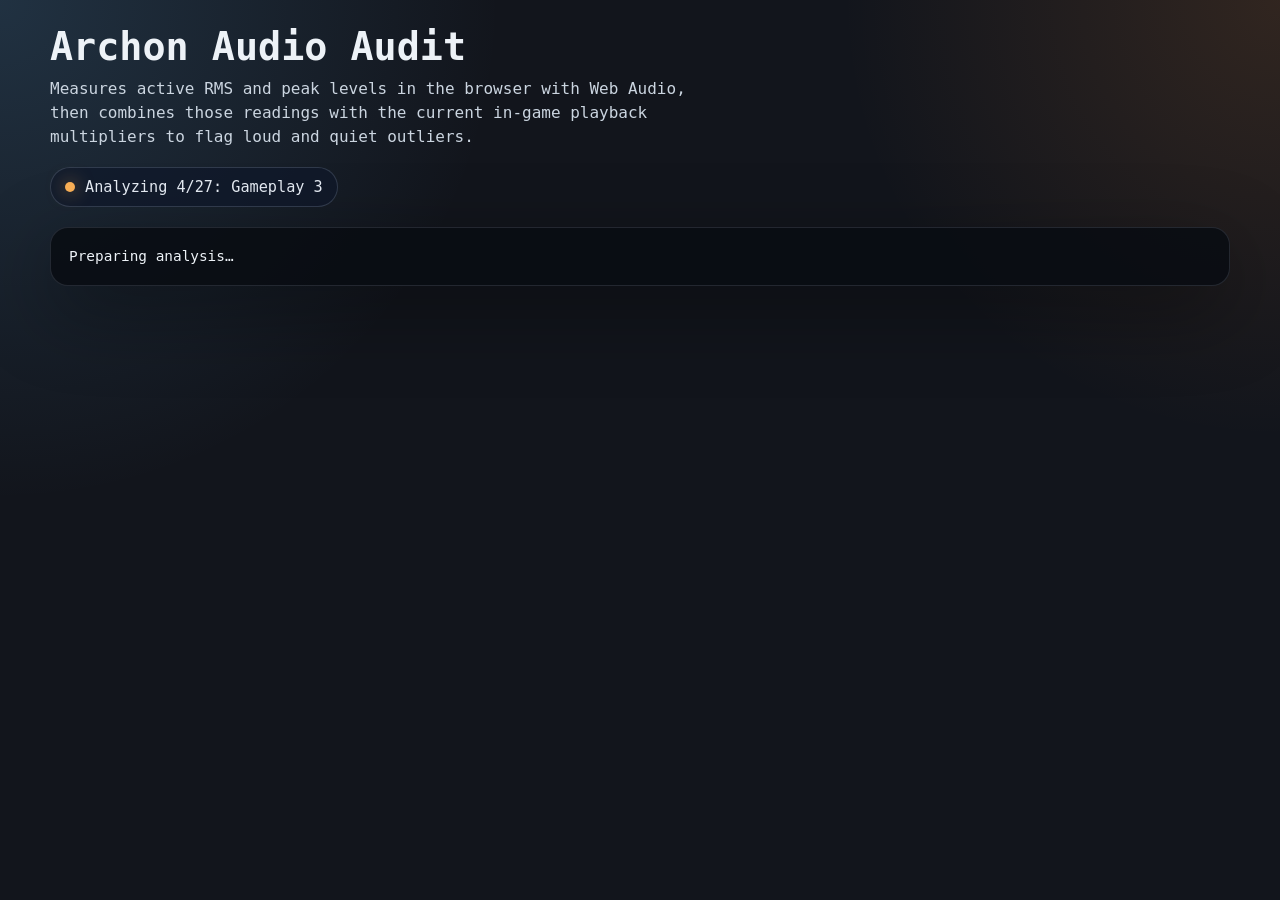
<file: tools/audio-audit.html>
<!doctype html>
<html lang="en">
  <head>
    <meta charset="utf-8" />
    <meta name="viewport" content="width=device-width, initial-scale=1" />
    <title>Archon Audio Audit</title>
    <style>
      :root {
        color-scheme: dark;
        font-family: "SF Mono", SFMono-Regular, ui-monospace, Menlo, Monaco, Consolas, monospace;
        background: #12151c;
        color: #edf2f7;
      }

      body {
        margin: 0;
        min-height: 100vh;
        background:
          radial-gradient(circle at top left, rgba(99, 179, 237, 0.18), transparent 32%),
          radial-gradient(circle at top right, rgba(237, 137, 54, 0.14), transparent 28%),
          #12151c;
      }

      main {
        max-width: 1180px;
        margin: 0 auto;
        padding: 24px 20px 40px;
      }

      h1 {
        margin: 0 0 8px;
        font-size: clamp(1.7rem, 3vw, 2.4rem);
      }

      p {
        margin: 0 0 18px;
        max-width: 70ch;
        color: #cbd5e0;
        line-height: 1.5;
      }

      .status {
        display: inline-flex;
        align-items: center;
        gap: 10px;
        padding: 10px 14px;
        border: 1px solid rgba(148, 163, 184, 0.24);
        border-radius: 999px;
        background: rgba(15, 23, 42, 0.7);
        color: #e2e8f0;
        font-size: 0.95rem;
      }

      .status::before {
        content: "";
        width: 10px;
        height: 10px;
        border-radius: 999px;
        background: #f6ad55;
        box-shadow: 0 0 18px rgba(246, 173, 85, 0.65);
      }

      .status[data-state="done"]::before {
        background: #68d391;
        box-shadow: 0 0 18px rgba(104, 211, 145, 0.65);
      }

      .status[data-state="error"]::before {
        background: #fc8181;
        box-shadow: 0 0 18px rgba(252, 129, 129, 0.65);
      }

      pre {
        margin: 20px 0 0;
        padding: 18px;
        border-radius: 18px;
        background: rgba(9, 12, 18, 0.86);
        border: 1px solid rgba(148, 163, 184, 0.18);
        box-shadow: 0 24px 80px rgba(0, 0, 0, 0.38);
        overflow: auto;
        white-space: pre;
        line-height: 1.45;
        font-size: 0.9rem;
      }
    </style>
  </head>
  <body>
    <main>
      <h1>Archon Audio Audit</h1>
      <p>
        Measures active RMS and peak levels in the browser with Web Audio, then combines those readings with the current
        in-game playback multipliers to flag loud and quiet outliers.
      </p>
      <div id="status" class="status" data-state="running">Running asset analysis...</div>
      <pre id="output">Preparing analysis…</pre>
    </main>
    <script>
      (async function runAudioAudit() {
        const assets = [
          { key: "board_intro_music", label: "Board Intro Music", path: "../assets/audio/gameboard-ritual_1.mp3", volume: 0.55, category: "music" },
          { key: "gameplay_1", label: "Gameplay 1", path: "../assets/audio/Gameplay_1.mp3", volume: 0.58, category: "music" },
          { key: "gameplay_2", label: "Gameplay 2", path: "../assets/audio/Gameplay_2.mp3", volume: 0.58, category: "music" },
          { key: "gameplay_3", label: "Gameplay 3", path: "../assets/audio/Gameplay_3.mp3", volume: 0.58, category: "music" },
          { key: "battle_music", label: "Battle Arena Music", path: "../assets/audio/BattleArena_1.mp3", volume: 0.08, category: "music" },
          { key: "ai_ethics_music", label: "AI Ethical Selection Music", path: "../assets/audio/Ai_Selection_ST.mp3", volume: 0.18, category: "music" },
          { key: "human_ethics_music", label: "Human Ethical Selection Music", path: "../assets/audio/Human_Selection_ST.mp3", volume: 1, category: "music" },
          { key: "board_unlock", label: "Board Unlock", path: "../assets/audio/board-unlock.mp3", volume: 1, category: "ui_sfx" },
          { key: "tile_select", label: "Consequence Tile Select", path: "../assets/audio/Tile_Select.mp3", volume: 0.54, category: "ui_sfx" },
          { key: "ai_select_tail", label: "AI Advance Select (tail)", path: "../assets/audio/Ai_Select.mp3", volume: 0.21, category: "ui_sfx", tailSeconds: 1 },
          { key: "human_select", label: "Human Ethical Select", path: "../assets/audio/Human_Select.mp3", volume: 1, category: "ui_sfx" },
          { key: "human_shoot", label: "Human Shoot", path: "../assets/audio/Human_Shoot.mp3", volume: 0.2, category: "battle_sfx" },
          { key: "ai_shoot", label: "AI Shoot", path: "../assets/audio/Ai_Shoot.mp3", volume: 0.2, category: "battle_sfx" },
          { key: "human_strike", label: "Human Battle Strike", path: "../assets/audio/HumanBattle_Strike.mp3", volume: 0.8, category: "battle_sfx" },
          { key: "ai_strike", label: "AI Battle Strike", path: "../assets/audio/AiBattle_Strike.mp3", volume: 0.5, category: "battle_sfx" },
          { key: "sentinel", label: "Sentinel Move", path: "../assets/audio/sentinel-footsteps.mp3", volume: 0.7, category: "board_move" },
          { key: "vanguard", label: "Vanguard Move", path: "../assets/audio/vanguard-walk.mp3", volume: 0.5, category: "board_move" },
          { key: "pathfinder", label: "Pathfinder Move", path: "../assets/audio/pathfinder-walk.wav", volume: 0.4, category: "board_move" },
          { key: "bulwark", label: "Bulwark Move", path: "../assets/audio/bulwark-walk.wav", volume: 0.07, category: "board_move" },
          { key: "paragon", label: "Paragon Move", path: "../assets/audio/Paragon-walk.mp3", volume: 1, category: "board_move" },
          { key: "freeborn", label: "Freeborn Move", path: "../assets/audio/Freeborn_walk.mp3", volume: 1, category: "board_move" },
          { key: "drone", label: "Drone Move", path: "../assets/audio/drone-hover.mp3", volume: 0.47, category: "board_move" },
          { key: "interceptor", label: "Interceptor Move", path: "../assets/audio/Interceptor-walk.mp3", volume: 0.27, category: "board_move" },
          { key: "oracle", label: "Oracle Move", path: "../assets/audio/oracle-walk.mp3", volume: 0.5, category: "board_move" },
          { key: "citadel", label: "Citadel Move", path: "../assets/audio/citadel-walk.wav", volume: 0.1, category: "board_move" },
          { key: "nexus", label: "Nexus Move", path: "../assets/audio/nexus-walk.wav", volume: 0.14, category: "board_move" },
          { key: "prime", label: "Prime Move", path: "../assets/audio/Prime_walk.mp3", volume: 0.7, category: "board_move" }
        ];

        const statusNode = document.getElementById("status");
        const outputNode = document.getElementById("output");
        const audioContext = new (window.AudioContext || window.webkitAudioContext)();

        function toDb(value) {
          return 20 * Math.log10(Math.max(value, 1e-12));
        }

        function percentile(values, ratio) {
          if (!values.length) {
            return null;
          }
          const sorted = values.slice().sort((a, b) => a - b);
          const index = (sorted.length - 1) * ratio;
          const low = Math.floor(index);
          const high = Math.ceil(index);
          if (low === high) {
            return sorted[low];
          }
          const mix = index - low;
          return sorted[low] * (1 - mix) + sorted[high] * mix;
        }

        function median(values) {
          return percentile(values, 0.5);
        }

        function mixToMono(buffer, tailSeconds) {
          const frameCount = buffer.length;
          const keepFrames = tailSeconds ? Math.min(frameCount, Math.round(tailSeconds * buffer.sampleRate)) : frameCount;
          const startFrame = frameCount - keepFrames;
          const mono = new Float32Array(keepFrames);
          for (let channelIndex = 0; channelIndex < buffer.numberOfChannels; channelIndex += 1) {
            const channel = buffer.getChannelData(channelIndex);
            for (let frameIndex = 0; frameIndex < keepFrames; frameIndex += 1) {
              mono[frameIndex] += channel[startFrame + frameIndex] / buffer.numberOfChannels;
            }
          }
          return mono;
        }

        function analyzeSamples(samples, sampleRate) {
          const windowSize = Math.max(1, Math.round(sampleRate * 0.05));
          const windowRms = [];
          const windowDb = [];
          let peak = 0;
          let squareSum = 0;

          for (let index = 0; index < samples.length; index += 1) {
            const value = samples[index];
            const absValue = Math.abs(value);
            peak = Math.max(peak, absValue);
            squareSum += value * value;
          }

          for (let offset = 0; offset < samples.length; offset += windowSize) {
            const end = Math.min(samples.length, offset + windowSize);
            if (end <= offset) {
              continue;
            }
            let localSum = 0;
            for (let index = offset; index < end; index += 1) {
              const value = samples[index];
              localSum += value * value;
            }
            const rms = Math.sqrt(localSum / (end - offset));
            windowRms.push(rms);
            windowDb.push(toDb(rms));
          }

          const p95 = percentile(windowDb, 0.95);
          const gate = Math.max(-55, (p95 === null ? -55 : p95) - 20);
          const activeWindows = windowRms.filter((value, index) => windowDb[index] >= gate);
          const activeEnergy = activeWindows.length
            ? activeWindows.reduce((sum, value) => sum + value * value, 0) / activeWindows.length
            : squareSum / Math.max(samples.length, 1);
          const activeRms = Math.sqrt(activeEnergy);
          const overallRms = Math.sqrt(squareSum / Math.max(samples.length, 1));

          return {
            duration: samples.length / sampleRate,
            peakDb: toDb(peak),
            overallRmsDb: toDb(overallRms),
            activeRmsDb: toDb(activeRms)
          };
        }

        async function analyzeAsset(asset) {
          const response = await fetch(asset.path);
          if (!response.ok) {
            throw new Error(asset.path + " failed with " + response.status);
          }
          const arrayBuffer = await response.arrayBuffer();
          const decodedBuffer = await audioContext.decodeAudioData(arrayBuffer.slice(0));
          const samples = mixToMono(decodedBuffer, asset.tailSeconds);
          const metrics = analyzeSamples(samples, decodedBuffer.sampleRate);
          const effectiveActiveDb = metrics.activeRmsDb + toDb(asset.volume);
          return {
            key: asset.key,
            label: asset.label,
            path: asset.path,
            category: asset.category,
            volume: asset.volume,
            duration: Number(metrics.duration.toFixed(3)),
            rawActiveDb: Number(metrics.activeRmsDb.toFixed(2)),
            rawOverallDb: Number(metrics.overallRmsDb.toFixed(2)),
            peakDb: Number(metrics.peakDb.toFixed(2)),
            effectiveActiveDb: Number(effectiveActiveDb.toFixed(2))
          };
        }

        function renderResults(results) {
          const categories = ["music", "ui_sfx", "battle_sfx", "board_move"];
          const sections = categories.map((category) => {
            const group = results.filter((item) => item.category === category);
            const medianEffective = median(group.map((item) => item.effectiveActiveDb));
            const lines = [];
            lines.push("## " + category + " median_effective=" + medianEffective.toFixed(2) + " dB");
            group
              .slice()
              .sort((left, right) => right.effectiveActiveDb - left.effectiveActiveDb)
              .forEach((item) => {
                const delta = item.effectiveActiveDb - medianEffective;
                const flag = delta > 1.5 ? "HOT" : delta < -1.5 ? "LOW" : "OK ";
                const paddedLabel = (item.label + "                              ").slice(0, 30);
                lines.push(
                  paddedLabel +
                    " eff=" +
                    item.effectiveActiveDb.toFixed(2).padStart(6) +
                    "dB raw=" +
                    item.rawActiveDb.toFixed(2).padStart(6) +
                    "dB peak=" +
                    item.peakDb.toFixed(2).padStart(6) +
                    "dB vol=" +
                    item.volume.toFixed(2).padStart(4) +
                    " delta=" +
                    (delta >= 0 ? "+" : "") +
                    delta.toFixed(2).padStart(5) +
                    " " +
                    flag
                );
              });
            return lines.join("\n");
          });

          outputNode.textContent = sections.join("\n\n") + "\n\n## json\n" + JSON.stringify(results, null, 2);
        }

        try {
          const results = [];
          for (let index = 0; index < assets.length; index += 1) {
            const asset = assets[index];
            statusNode.textContent = "Analyzing " + (index + 1) + "/" + assets.length + ": " + asset.label;
            results.push(await analyzeAsset(asset));
          }
          window.__audioAuditResults = results;
          renderResults(results);
          statusNode.dataset.state = "done";
          statusNode.textContent = "Analysis complete for " + results.length + " assets";
        } catch (error) {
          statusNode.dataset.state = "error";
          statusNode.textContent = "Analysis failed";
          outputNode.textContent = (error && error.stack) || String(error);
          throw error;
        } finally {
          audioContext.close().catch(function () {});
        }
      })();
    </script>
  </body>
</html>
</file>
